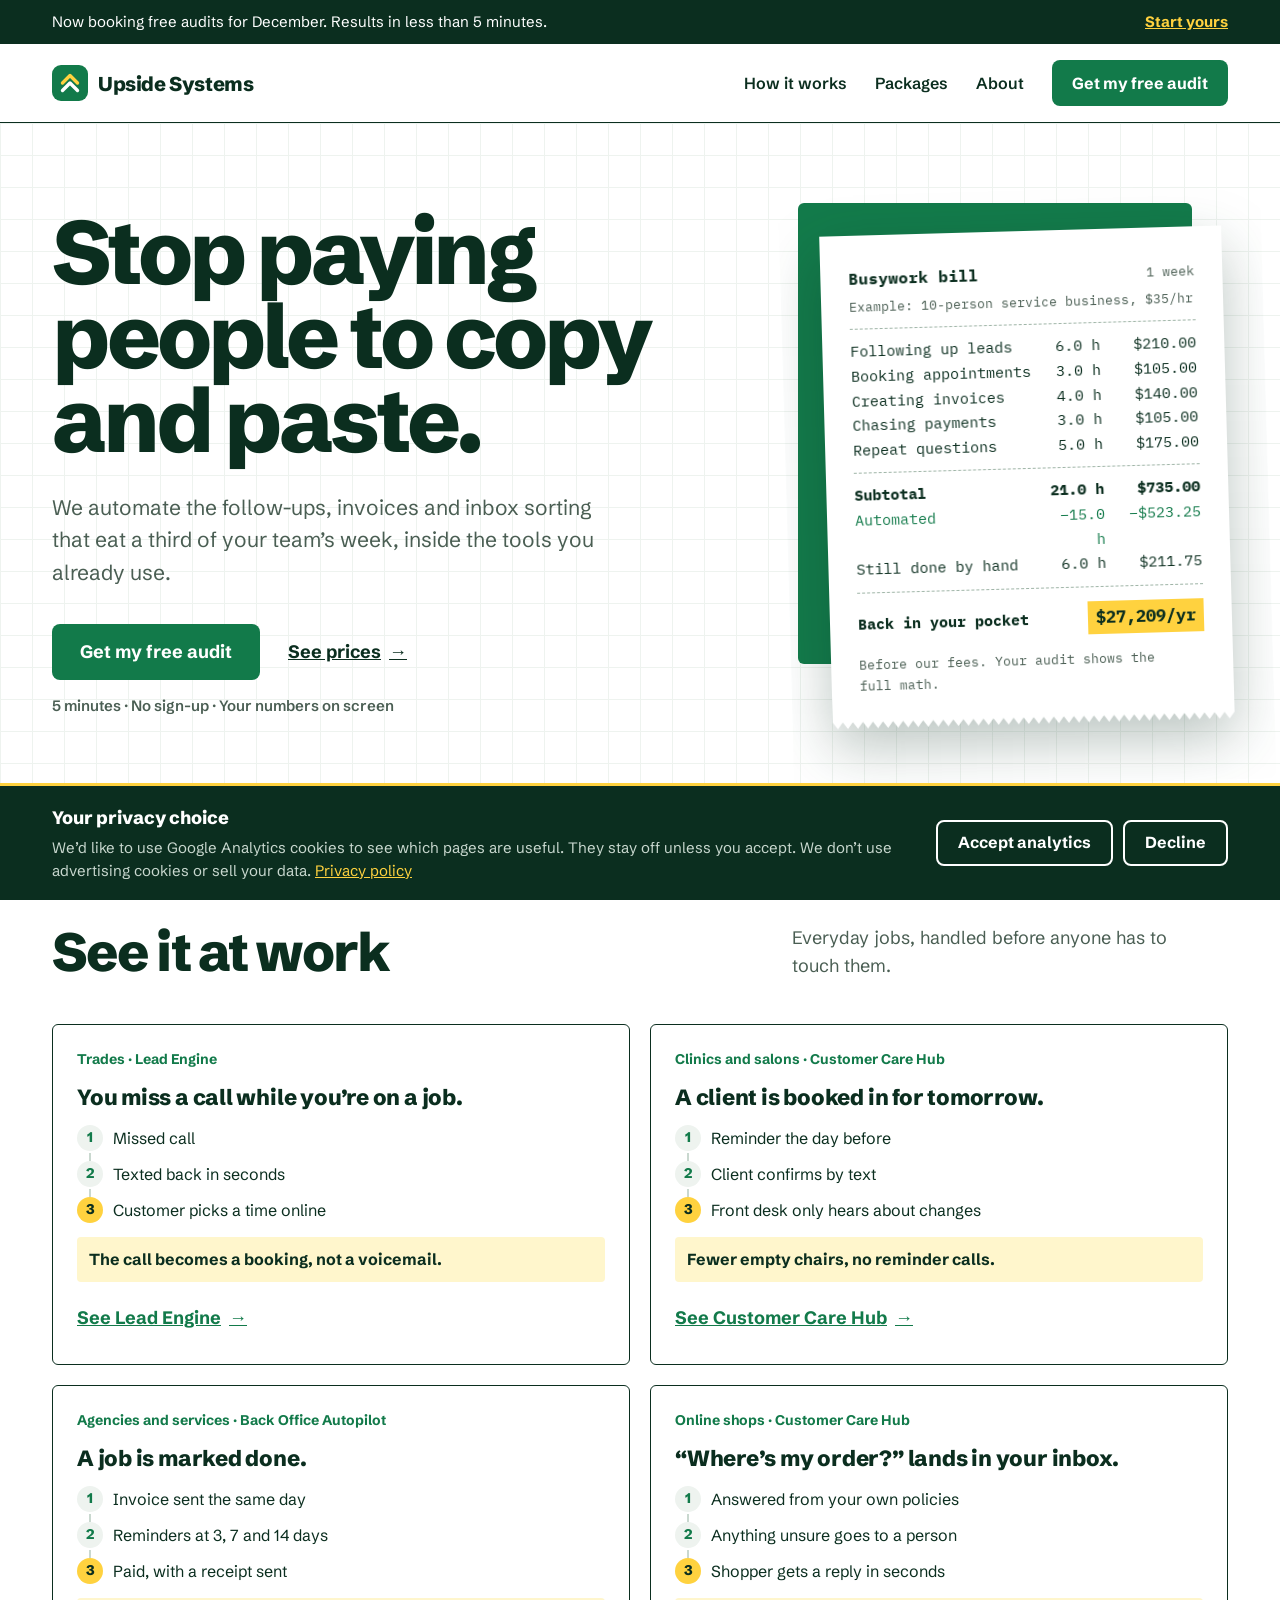
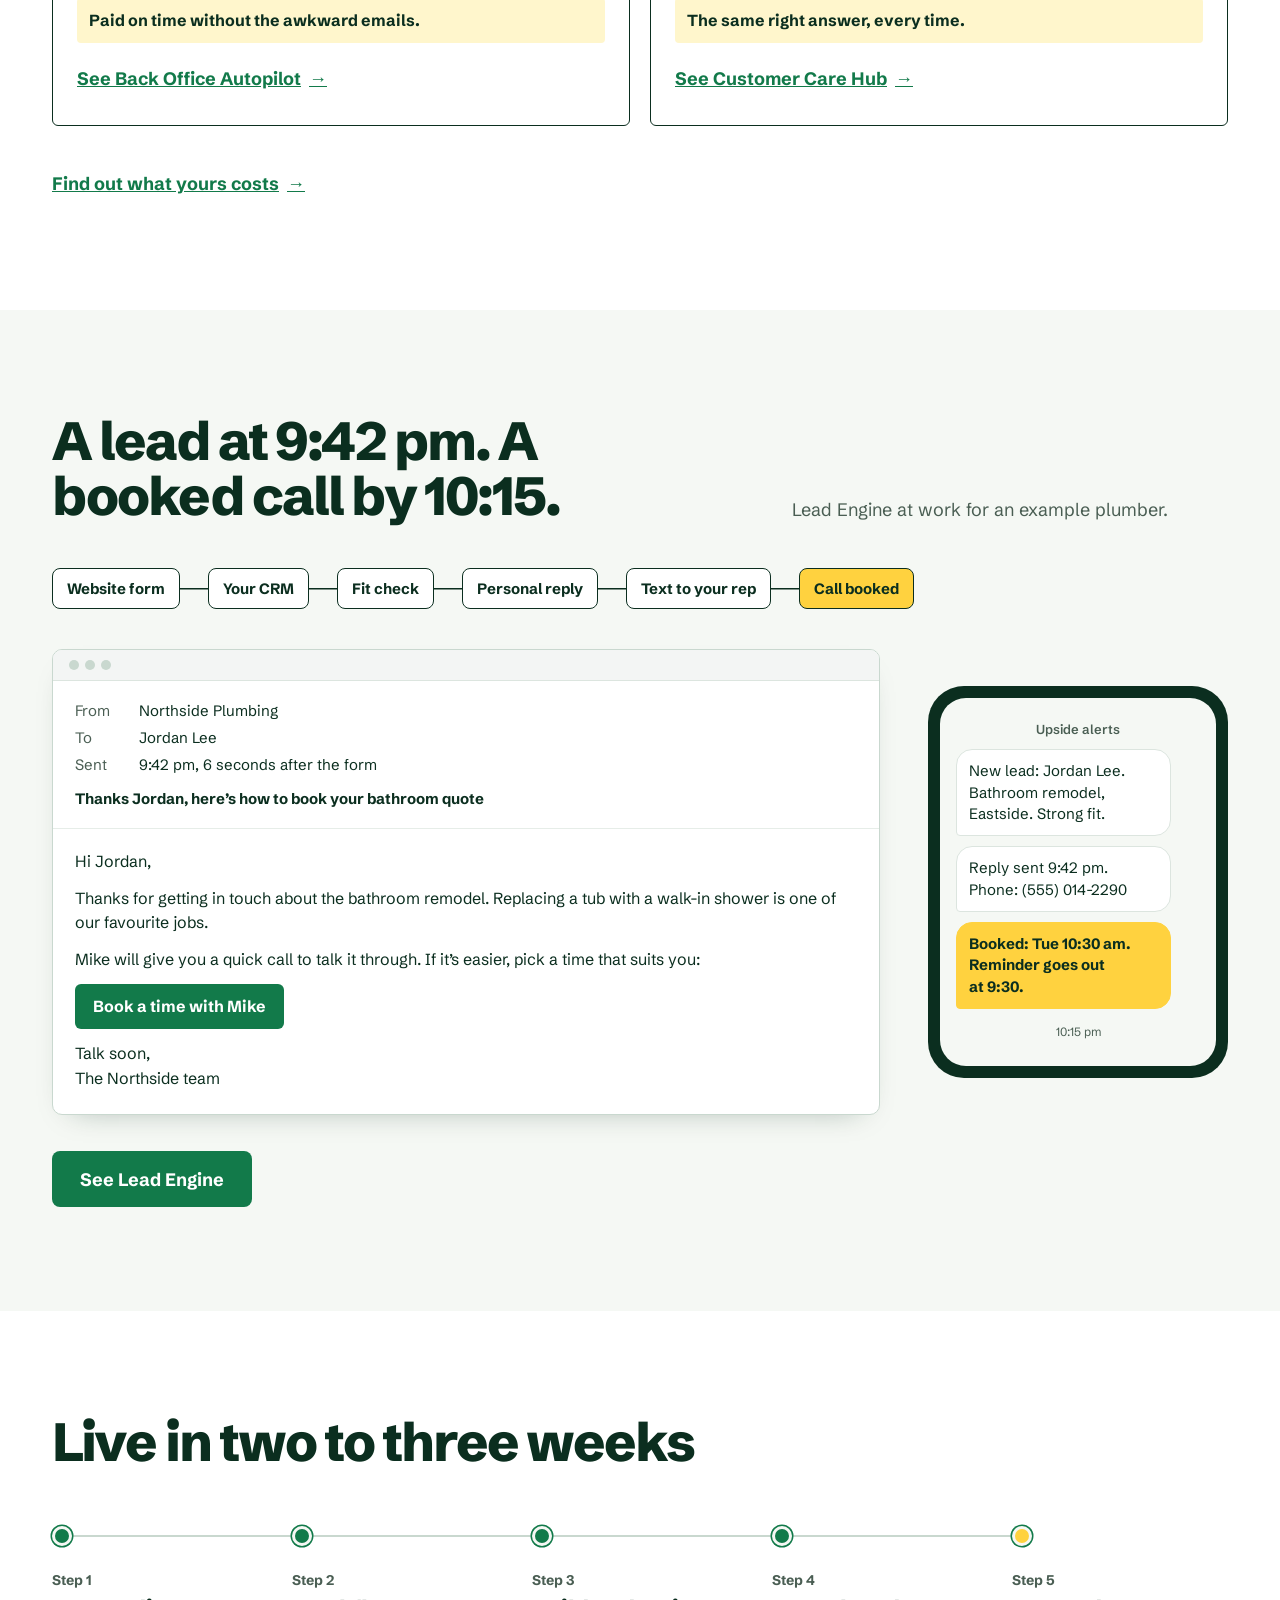
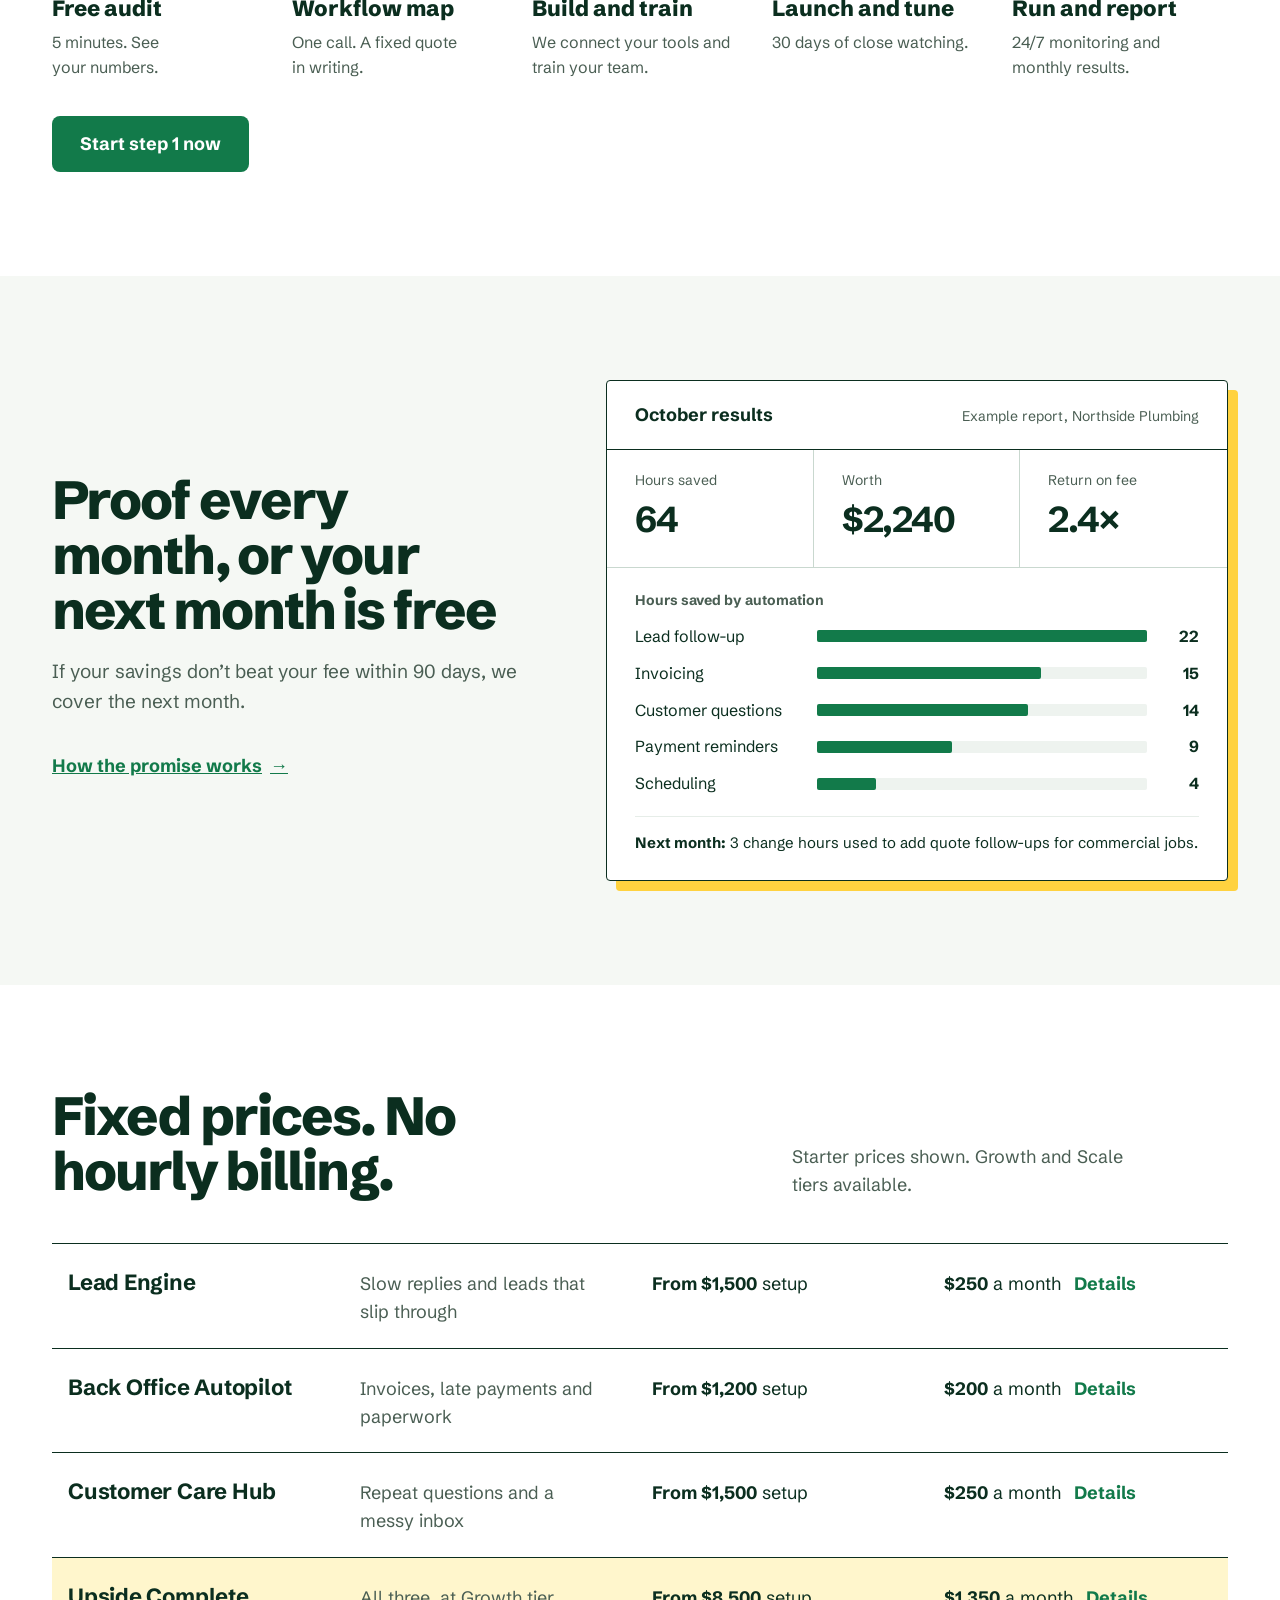
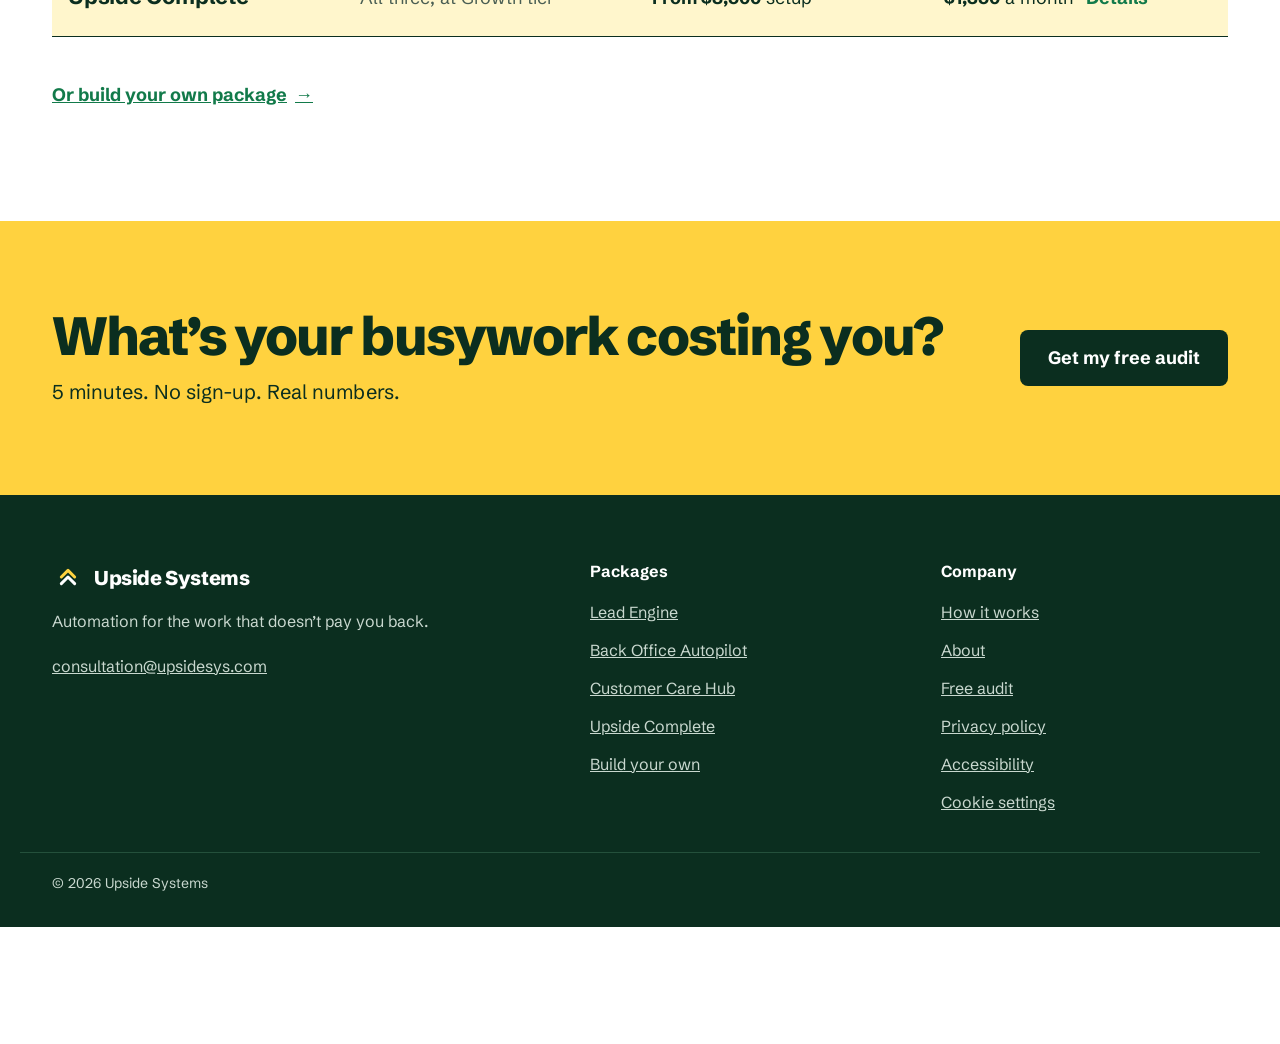
<file: index.html>
<!doctype html>
<html lang="en">
<head>
<meta charset="utf-8">
<script>
/* Analytics consent. Google Analytics is off for everyone until they choose "Accept analytics",
   and never loads for browsers sending Global Privacy Control. Until then gtag.js isn't fetched,
   so no cookies are set and nothing is sent to Google. The banner lives in assets/site.js. */
window.dataLayer = window.dataLayer || [];
function gtag(){dataLayer.push(arguments);}
gtag("consent", "default", { analytics_storage: "denied", ad_storage: "denied", ad_user_data: "denied", ad_personalization: "denied" });
// No Google signals, ad personalization or ad identifiers, whatever the Analytics account settings say
gtag("set", "allow_google_signals", false);
gtag("set", "allow_ad_personalization_signals", false);
gtag("set", "ads_data_redaction", true);
window.upsideAnalytics = function () {
  if (window.upsideAnalytics.on || navigator.globalPrivacyControl === true) return;
  window.upsideAnalytics.on = true;
  gtag("consent", "update", { analytics_storage: "granted" });
  var s = document.createElement("script");
  s.async = true; s.src = "https://www.googletagmanager.com/gtag/js?id=G-LYQRHSPG2B";
  document.head.appendChild(s);
};
try { if (localStorage.getItem("upside-consent") === "granted") window.upsideAnalytics(); } catch (e) {}
</script>
<!-- Google tag (gtag.js) -->
<!-- gtag.js itself is loaded by window.upsideAnalytics above, only after consent -->
<script>
  window.dataLayer = window.dataLayer || [];
  function gtag(){dataLayer.push(arguments);}
  gtag('js', new Date());

  gtag('config', 'G-LYQRHSPG2B');
</script>
<meta name="viewport" content="width=device-width, initial-scale=1">
<title>Upside Systems | Automation for small businesses</title>
<meta name="description" content="We automate the follow-ups, invoices and inbox sorting that eat your team’s week. Built, monitored and reported on every month.">
<meta property="og:title" content="Upside Systems | Automation for small businesses">
<meta property="og:description" content="We automate the follow-ups, invoices and inbox sorting that eat your team’s week. Built, monitored and reported on every month.">
<meta property="og:type" content="website">
<meta property="og:url" content="https://upsidesys.com/">
<link rel="canonical" href="https://upsidesys.com/">
<meta property="og:site_name" content="Upside Systems">
<meta name="twitter:card" content="summary">
<meta name="theme-color" content="#0B2E1F">
<link rel="icon" href="assets/favicon.svg" type="image/svg+xml">
<link rel="stylesheet" href="assets/fonts.css">
<link rel="stylesheet" href="assets/styles.css">
<script>if(window.matchMedia&&matchMedia("(prefers-reduced-motion: no-preference)").matches&&"IntersectionObserver" in window)document.documentElement.classList.add("motion")</script>
</head>
<body>
<a class="skip" href="#main">Skip to content</a>
<div class="topbar" role="region" aria-label="Announcement"><div class="wrap"><span>Now booking free audits for <span data-month>this month</span>. Results in less than 5 minutes.</span><a href="audit.html">Start yours</a></div></div>
<header class="site-header"><div class="wrap header-in">
<a class="brand" href="index.html" aria-label="Upside Systems home"><svg viewBox="0 0 48 48" aria-hidden="true"><rect width="48" height="48" rx="12" fill="#127A4A"/><path d="M14 34 L24 24 L34 34" fill="none" stroke="#FFFFFF" stroke-width="4.5" stroke-linecap="round" stroke-linejoin="round"/><path d="M14 24 L24 14 L34 24" fill="none" stroke="#FFD23F" stroke-width="4.5" stroke-linecap="round" stroke-linejoin="round"/></svg><span>Upside Systems</span></a>
<button class="menu-btn" type="button" aria-label="Menu" aria-expanded="false" aria-controls="site-nav"><span class="menu-icon" aria-hidden="true"><i></i><i></i><i></i></span><span class="menu-label">Menu</span></button>
<nav class="site-nav" id="site-nav" aria-label="Main">
<a href="index.html#how">How it works</a>
<a href="packages.html">Packages</a>
<a href="about.html">About</a>
<a class="btn btn-primary btn-sm" href="audit.html">Get my free audit</a>
</nav>
</div></header>
<main id="main">
<section class="hero"><div class="wrap hero-in">
<div class="hero-copy">
<h1 class="h1">Stop paying people to copy and paste.</h1>
<p class="lede">We automate the follow-ups, invoices and inbox sorting that eat a third of your team’s week, inside the tools you already use.</p>
<div class="hero-actions"><a class="btn btn-primary" href="audit.html">Get my free audit</a><a class="link-strong" href="packages.html">See prices</a></div>
<p class="cta-note">5 minutes · No sign-up · Your numbers on screen</p>
</div>
<div class="receipt-wrap"><div class="receipt-tilt">
<div class="receipt" role="img" aria-label="Example busywork bill: 21 hours a week costing $735, with 15 hours handled by automation, saving $27,209 a year before fees.">
<div class="receipt-head"><strong>Busywork bill</strong><small>1 week</small></div>
<small>Example: 10-person service business, $35/hr</small>
<div class="receipt-block">
<div class="rl "><span>Following up leads</span><span>6.0 h</span><span>$210.00</span></div>
<div class="rl "><span>Booking appointments</span><span>3.0 h</span><span>$105.00</span></div>
<div class="rl "><span>Creating invoices</span><span>4.0 h</span><span>$140.00</span></div>
<div class="rl "><span>Chasing payments</span><span>3.0 h</span><span>$105.00</span></div>
<div class="rl "><span>Repeat questions</span><span>5.0 h</span><span>$175.00</span></div>
</div>
<div class="receipt-block">
<div class="rl bold"><span>Subtotal</span><span>21.0 h</span><span>$735.00</span></div>
<div class="rl green"><span>Automated</span><span>−15.0 h</span><span>−$523.25</span></div>
<div class="rl "><span>Still done by hand</span><span>6.0 h</span><span>$211.75</span></div>
</div>
<div class="receipt-block receipt-total"><strong>Back in your pocket</strong><strong>$27,209/yr</strong></div>
<div class="receipt-note">Before our fees. Your audit shows the full math.</div>
</div>
<svg class="receipt-edge" viewBox="0 0 100 7" preserveAspectRatio="none" aria-hidden="true"><path d="M0 0 H100 V3 L98.75 7 L97.50 3 L96.25 7 L95.00 3 L93.75 7 L92.50 3 L91.25 7 L90.00 3 L88.75 7 L87.50 3 L86.25 7 L85.00 3 L83.75 7 L82.50 3 L81.25 7 L80.00 3 L78.75 7 L77.50 3 L76.25 7 L75.00 3 L73.75 7 L72.50 3 L71.25 7 L70.00 3 L68.75 7 L67.50 3 L66.25 7 L65.00 3 L63.75 7 L62.50 3 L61.25 7 L60.00 3 L58.75 7 L57.50 3 L56.25 7 L55.00 3 L53.75 7 L52.50 3 L51.25 7 L50.00 3 L48.75 7 L47.50 3 L46.25 7 L45.00 3 L43.75 7 L42.50 3 L41.25 7 L40.00 3 L38.75 7 L37.50 3 L36.25 7 L35.00 3 L33.75 7 L32.50 3 L31.25 7 L30.00 3 L28.75 7 L27.50 3 L26.25 7 L25.00 3 L23.75 7 L22.50 3 L21.25 7 L20.00 3 L18.75 7 L17.50 3 L16.25 7 L15.00 3 L13.75 7 L12.50 3 L11.25 7 L10.00 3 L8.75 7 L7.50 3 L6.25 7 L5.00 3 L3.75 7 L2.50 3 L1.25 7 L0.00 3 Z" fill="#FFFFFF"/></svg>
</div></div>
</div></section>

<section class="wrap section" aria-labelledby="h-uses">
<div class="head-row"><h2 class="h2" id="h-uses">See it at work</h2><p>Everyday jobs, handled before anyone has to touch them.</p></div>
<ul class="uses"><li class="use"><p class="use-tag">Trades · Lead Engine</p><h3>You miss a call while you’re on a job.</h3><ol class="use-steps"><li>Missed call</li><li>Texted back in seconds</li><li>Customer picks a time online</li></ol><p class="use-result">The call becomes a booking, not a voicemail.</p><a class="link-strong" href="packages.html#lead">See Lead Engine</a></li><li class="use"><p class="use-tag">Clinics and salons · Customer Care Hub</p><h3>A client is booked in for tomorrow.</h3><ol class="use-steps"><li>Reminder the day before</li><li>Client confirms by text</li><li>Front desk only hears about changes</li></ol><p class="use-result">Fewer empty chairs, no reminder calls.</p><a class="link-strong" href="packages.html#care">See Customer Care Hub</a></li><li class="use"><p class="use-tag">Agencies and services · Back Office Autopilot</p><h3>A job is marked done.</h3><ol class="use-steps"><li>Invoice sent the same day</li><li>Reminders at 3, 7 and 14 days</li><li>Paid, with a receipt sent</li></ol><p class="use-result">Paid on time without the awkward emails.</p><a class="link-strong" href="packages.html#office">See Back Office Autopilot</a></li><li class="use"><p class="use-tag">Online shops · Customer Care Hub</p><h3>“Where’s my order?” lands in your inbox.</h3><ol class="use-steps"><li>Answered from your own policies</li><li>Anything unsure goes to a person</li><li>Shopper gets a reply in seconds</li></ol><p class="use-result">The same right answer, every time.</p><a class="link-strong" href="packages.html#care">See Customer Care Hub</a></li></ul>
<p class="after-cta"><a class="link-strong" href="audit.html">Find out what yours costs</a></p>
</section>

<section class="bg-mist"><div class="wrap section">
<div class="head-row"><h2 class="h2">A lead at 9:42 pm. A booked call by 10:15.</h2><p>Lead Engine at work for an example plumber.</p></div>
<div class="flow" aria-label="Automation steps: website form, your CRM, fit check, personal reply, text to your rep, call booked"><div class="flow-node"><span>Website form</span></div><div class="flow-node"><span>Your CRM</span></div><div class="flow-node"><span>Fit check</span></div><div class="flow-node"><span>Personal reply</span></div><div class="flow-node"><span>Text to your rep</span></div><div class="flow-node"><span>Call booked</span></div></div>
<div class="demo">
<div class="email" role="img" aria-label="Example email the lead receives six seconds after filling in the form">
<div class="email-bar" aria-hidden="true"><span></span><span></span><span></span></div>
<div class="email-meta"><div><b>From</b>Northside Plumbing</div><div><b>To</b>Jordan Lee</div><div><b>Sent</b>9:42 pm, 6 seconds after the form</div><div class="subject">Thanks Jordan, here’s how to book your bathroom quote</div></div>
<div class="email-body"><p>Hi Jordan,</p><p>Thanks for getting in touch about the bathroom remodel. Replacing a tub with a walk-in shower is one of our favourite jobs.</p><p>Mike will give you a quick call to talk it through. If it’s easier, pick a time that suits you:</p><span class="fake-btn">Book a time with Mike</span><p>Talk soon,<br>The Northside team</p></div>
</div>
<div class="phone" role="img" aria-label="Example text alerts sent to the sales rep">
<div class="phone-screen">
<div class="phone-title">Upside alerts</div>
<div class="bubble">New lead: Jordan Lee. Bathroom remodel, Eastside. Strong fit.</div>
<div class="bubble">Reply sent 9:42 pm. Phone: (555) 014-2290</div>
<div class="bubble hot">Booked: Tue 10:30 am. Reminder goes out at 9:30.</div>
<div class="phone-time">10:15 pm</div>
</div></div>
</div>
<p class="after-cta"><a class="btn btn-primary" href="packages.html#lead">See Lead Engine</a></p>
</div></section>

<section class="wrap section" id="how">
<h2 class="h2">Live in two to three weeks</h2>
<ol class="timeline"><li><span class="dot" aria-hidden="true"></span><span class="step-n">Step 1</span><h3 class="h3">Free audit</h3><p>5 minutes. See your numbers.</p></li><li><span class="dot" aria-hidden="true"></span><span class="step-n">Step 2</span><h3 class="h3">Workflow map</h3><p>One call. A fixed quote in writing.</p></li><li><span class="dot" aria-hidden="true"></span><span class="step-n">Step 3</span><h3 class="h3">Build and train</h3><p>We connect your tools and train your team.</p></li><li><span class="dot" aria-hidden="true"></span><span class="step-n">Step 4</span><h3 class="h3">Launch and tune</h3><p>30 days of close watching.</p></li><li><span class="dot" aria-hidden="true"></span><span class="step-n">Step 5</span><h3 class="h3">Run and report</h3><p>24/7 monitoring and monthly results.</p></li></ol>
<p class="after-cta"><a class="btn btn-primary" href="audit.html">Start step 1 now</a></p>
</section>

<section class="bg-mist"><div class="wrap section split">
<div class="copy">
<h2 class="h2" style="margin-bottom:20px">Proof every month, or your next month is free</h2>
<p class="muted" style="margin:0 0 28px;font-size:19px">If your savings don’t beat your fee within 90 days, we cover the next month.</p>
<a class="link-strong" href="packages.html#promise">How the promise works</a>
</div>
<div class="report" role="img" aria-label="Example monthly results report: 64 hours saved, worth $2,240, a 2.4 times return on the monthly fee.">
<div class="report-head"><strong>October results</strong><span class="muted" style="font-size:14px">Example report, Northside Plumbing</span></div>
<div class="report-stats"><div><small>Hours saved</small><strong>64</strong></div><div><small>Worth</small><strong>$2,240</strong></div><div><small>Return on fee</small><strong>2.4×</strong></div></div>
<div class="report-bars"><div class="muted" style="font-size:14px;font-weight:700">Hours saved by automation</div><div class="rbar"><span>Lead follow-up</span><i><b style="width:100%"></b></i><span>22</span></div><div class="rbar"><span>Invoicing</span><i><b style="width:68%"></b></i><span>15</span></div><div class="rbar"><span>Customer questions</span><i><b style="width:64%"></b></i><span>14</span></div><div class="rbar"><span>Payment reminders</span><i><b style="width:41%"></b></i><span>9</span></div><div class="rbar"><span>Scheduling</span><i><b style="width:18%"></b></i><span>4</span></div>
<p class="report-next"><strong>Next month:</strong> 3 change hours used to add quote follow-ups for commercial jobs.</p></div>
</div>
</div></section>

<section class="wrap section">
<div class="head-row"><h2 class="h2">Fixed prices. No hourly billing.</h2><p>Starter prices shown. Growth and Scale tiers available.</p></div>
<div class="price-rows"><a class="price-row" href="packages.html#lead"><strong class="name">Lead Engine</strong><span class="what">Slow replies and leads that slip through</span><span><strong>From $1,500</strong> setup</span><span><strong>$250</strong> a month <span class="go">Details</span></span></a><a class="price-row" href="packages.html#office"><strong class="name">Back Office Autopilot</strong><span class="what">Invoices, late payments and paperwork</span><span><strong>From $1,200</strong> setup</span><span><strong>$200</strong> a month <span class="go">Details</span></span></a><a class="price-row" href="packages.html#care"><strong class="name">Customer Care Hub</strong><span class="what">Repeat questions and a messy inbox</span><span><strong>From $1,500</strong> setup</span><span><strong>$250</strong> a month <span class="go">Details</span></span></a><a class="price-row highlight" href="packages.html#complete"><strong class="name">Upside Complete</strong><span class="what">All three, at Growth tier</span><span><strong>From $8,500</strong> setup</span><span><strong>$1,350</strong> a month <span class="go">Details</span></span></a></div>
<p class="after-cta"><a class="link-strong" href="packages.html#custom">Or build your own package</a></p>
</section>

<section class="bg-yellow"><div class="wrap cta-in"><div><h2 class="h2">What’s your busywork costing you?</h2><p>5 minutes. No sign-up. Real numbers.</p></div><a class="btn btn-dark" href="audit.html">Get my free audit</a></div></section>
</main>
<footer class="site-footer">
<div class="wrap footer-in">
<div class="footer-brand">
<a class="brand" href="index.html"><svg viewBox="0 0 48 48" aria-hidden="true"><path d="M14 34 L24 24 L34 34" fill="none" stroke="#FFFFFF" stroke-width="4.5" stroke-linecap="round" stroke-linejoin="round"/><path d="M14 24 L24 14 L34 24" fill="none" stroke="#FFD23F" stroke-width="4.5" stroke-linecap="round" stroke-linejoin="round"/></svg><span>Upside Systems</span></a>
<span>Automation for the work that doesn’t pay you back.</span>
<a href="mailto:consultation@upsidesys.com">consultation@upsidesys.com</a>
</div>
<nav class="footer-col" aria-label="Packages">
<strong>Packages</strong>
<a href="packages.html#lead">Lead Engine</a>
<a href="packages.html#office">Back Office Autopilot</a>
<a href="packages.html#care">Customer Care Hub</a>
<a href="packages.html#complete">Upside Complete</a>
<a href="packages.html#custom">Build your own</a>
</nav>
<nav class="footer-col" aria-label="Company">
<strong>Company</strong>
<a href="index.html#how">How it works</a>
<a href="about.html">About</a>
<a href="audit.html">Free audit</a>
<a href="privacy.html">Privacy policy</a>
<a href="accessibility.html">Accessibility</a>
<button class="footer-link" type="button" data-cookie-settings>Cookie settings</button>
</nav>
</div>
<div class="wrap footer-base">© <span data-year>2026</span> Upside Systems</div>
</footer>
<script src="assets/site.js" defer></script>
</body>
</html>
</file>
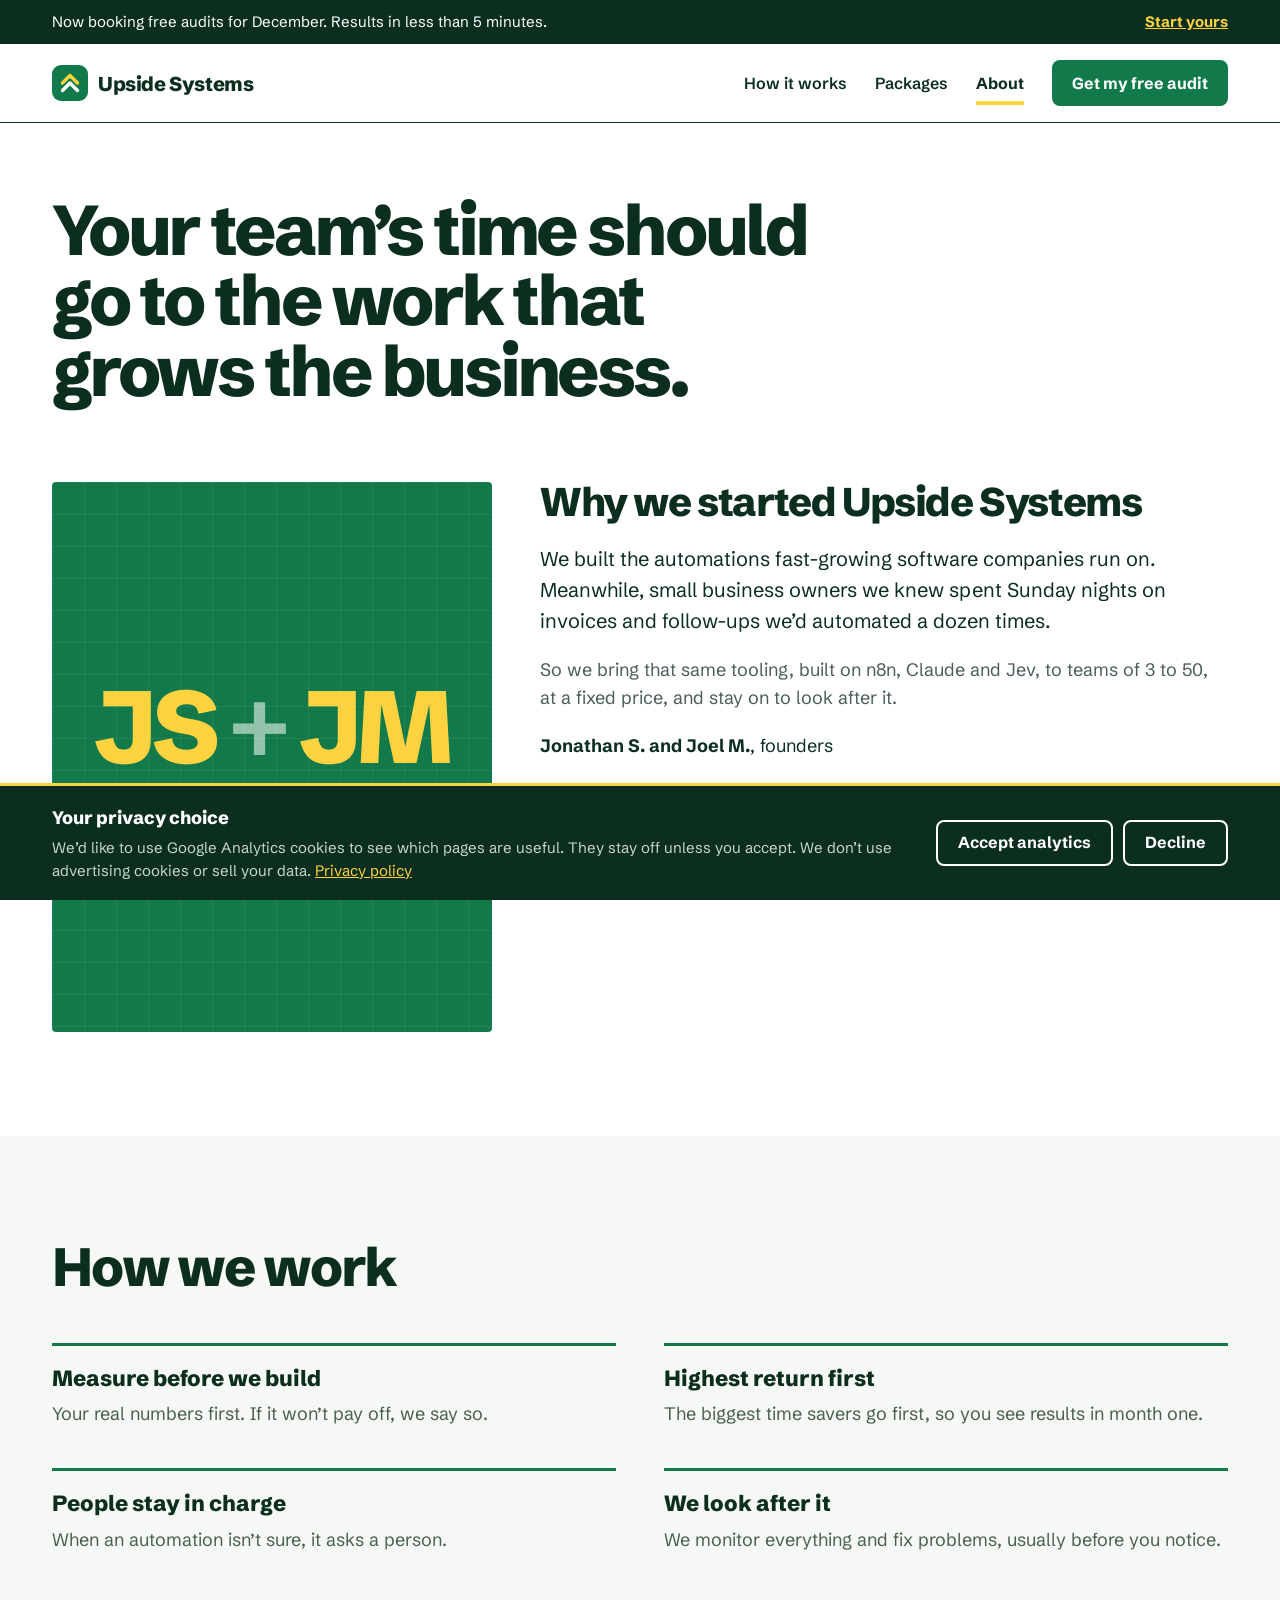
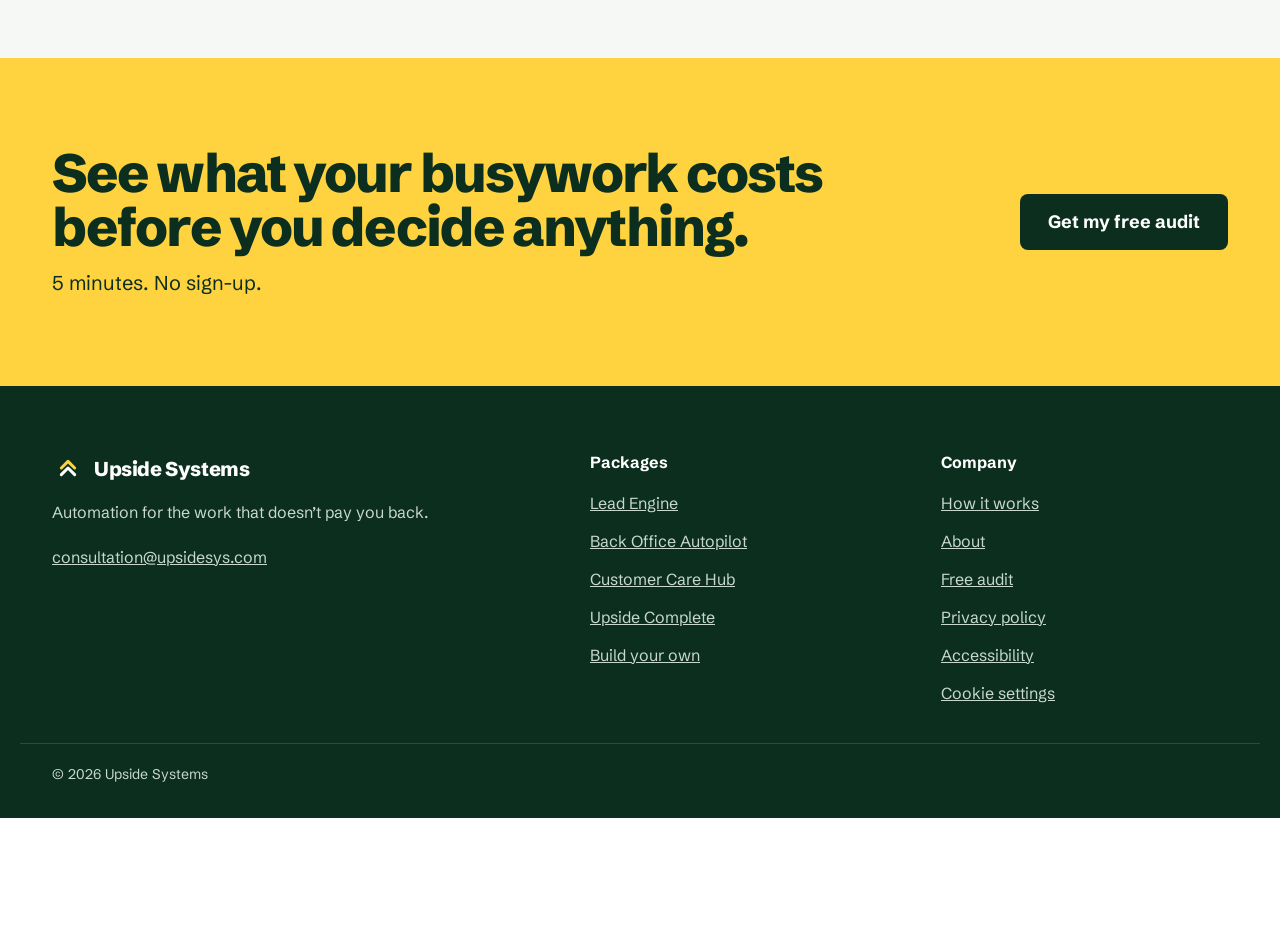
<file: about.html>
<!doctype html>
<html lang="en">
<head>
<meta charset="utf-8">
<script>
/* Analytics consent. Google Analytics is off for everyone until they choose "Accept analytics",
   and never loads for browsers sending Global Privacy Control. Until then gtag.js isn't fetched,
   so no cookies are set and nothing is sent to Google. The banner lives in assets/site.js. */
window.dataLayer = window.dataLayer || [];
function gtag(){dataLayer.push(arguments);}
gtag("consent", "default", { analytics_storage: "denied", ad_storage: "denied", ad_user_data: "denied", ad_personalization: "denied" });
// No Google signals, ad personalization or ad identifiers, whatever the Analytics account settings say
gtag("set", "allow_google_signals", false);
gtag("set", "allow_ad_personalization_signals", false);
gtag("set", "ads_data_redaction", true);
window.upsideAnalytics = function () {
  if (window.upsideAnalytics.on || navigator.globalPrivacyControl === true) return;
  window.upsideAnalytics.on = true;
  gtag("consent", "update", { analytics_storage: "granted" });
  var s = document.createElement("script");
  s.async = true; s.src = "https://www.googletagmanager.com/gtag/js?id=G-LYQRHSPG2B";
  document.head.appendChild(s);
};
try { if (localStorage.getItem("upside-consent") === "granted") window.upsideAnalytics(); } catch (e) {}
</script>
<!-- Google tag (gtag.js) -->
<!-- gtag.js itself is loaded by window.upsideAnalytics above, only after consent -->
<script>
  window.dataLayer = window.dataLayer || [];
  function gtag(){dataLayer.push(arguments);}
  gtag('js', new Date());

  gtag('config', 'G-LYQRHSPG2B');
</script>
<meta name="viewport" content="width=device-width, initial-scale=1">
<title>About | Upside Systems</title>
<meta name="description" content="Why Upside Systems exists, how we work, and what we build with.">
<meta property="og:title" content="About | Upside Systems">
<meta property="og:description" content="Why Upside Systems exists, how we work, and what we build with.">
<meta property="og:type" content="website">
<meta property="og:url" content="https://upsidesys.com/about.html">
<link rel="canonical" href="https://upsidesys.com/about.html">
<meta property="og:site_name" content="Upside Systems">
<meta name="twitter:card" content="summary">
<meta name="theme-color" content="#0B2E1F">
<link rel="icon" href="assets/favicon.svg" type="image/svg+xml">
<link rel="stylesheet" href="assets/fonts.css">
<link rel="stylesheet" href="assets/styles.css">
<script>if(window.matchMedia&&matchMedia("(prefers-reduced-motion: no-preference)").matches&&"IntersectionObserver" in window)document.documentElement.classList.add("motion")</script>
</head>
<body>
<a class="skip" href="#main">Skip to content</a>
<div class="topbar" role="region" aria-label="Announcement"><div class="wrap"><span>Now booking free audits for <span data-month>this month</span>. Results in less than 5 minutes.</span><a href="audit.html">Start yours</a></div></div>
<header class="site-header"><div class="wrap header-in">
<a class="brand" href="index.html" aria-label="Upside Systems home"><svg viewBox="0 0 48 48" aria-hidden="true"><rect width="48" height="48" rx="12" fill="#127A4A"/><path d="M14 34 L24 24 L34 34" fill="none" stroke="#FFFFFF" stroke-width="4.5" stroke-linecap="round" stroke-linejoin="round"/><path d="M14 24 L24 14 L34 24" fill="none" stroke="#FFD23F" stroke-width="4.5" stroke-linecap="round" stroke-linejoin="round"/></svg><span>Upside Systems</span></a>
<button class="menu-btn" type="button" aria-label="Menu" aria-expanded="false" aria-controls="site-nav"><span class="menu-icon" aria-hidden="true"><i></i><i></i><i></i></span><span class="menu-label">Menu</span></button>
<nav class="site-nav" id="site-nav" aria-label="Main">
<a href="index.html#how">How it works</a>
<a href="packages.html">Packages</a>
<a href="about.html" aria-current="page">About</a>
<a class="btn btn-primary btn-sm" href="audit.html">Get my free audit</a>
</nav>
</div></header>
<main id="main">
<section class="wrap page-hero"><h1 class="h1" style="max-width:900px">Your team’s time should go to the work that grows the business.</h1></section>
<section class="wrap" style="padding-bottom:104px"><div class="story">
<div class="ph monogram" role="img" aria-label="Jonathan S. and Joel M., founders of Upside Systems"><span>JS<em>+</em>JM</span><small>Jonathan S. and Joel M.<br>Founders, Upside Systems</small></div>
<div class="copy">
<h2 class="h2" style="font-size:clamp(30px,3.4vw,40px)">Why we started Upside Systems</h2>
<p style="font-size:20px">We built the automations fast-growing software companies run on. Meanwhile, small business owners we knew spent Sunday nights on invoices and follow-ups we’d automated a dozen times.</p>
<p class="muted">So we bring that same tooling, built on n8n, Claude and Jev, to teams of 3 to 50, at a fixed price, and stay on to look after it.</p>
<p><strong>Jonathan S. and Joel M.</strong>, founders</p>
</div></div></section>
<section class="bg-mist"><div class="wrap section">
<h2 class="h2">How we work</h2>
<div class="principles"><div><h3 class="h3">Measure before we build</h3><p>Your real numbers first. If it won’t pay off, we say so.</p></div><div><h3 class="h3">Highest return first</h3><p>The biggest time savers go first, so you see results in month one.</p></div><div><h3 class="h3">People stay in charge</h3><p>When an automation isn’t sure, it asks a person.</p></div><div><h3 class="h3">We look after it</h3><p>We monitor everything and fix problems, usually before you notice.</p></div></div>
</div></section>
<section class="bg-yellow"><div class="wrap cta-in"><div><h2 class="h2">See what your busywork costs before you decide anything.</h2><p>5 minutes. No sign-up.</p></div><a class="btn btn-dark" href="audit.html">Get my free audit</a></div></section>
</main>
<footer class="site-footer">
<div class="wrap footer-in">
<div class="footer-brand">
<a class="brand" href="index.html"><svg viewBox="0 0 48 48" aria-hidden="true"><path d="M14 34 L24 24 L34 34" fill="none" stroke="#FFFFFF" stroke-width="4.5" stroke-linecap="round" stroke-linejoin="round"/><path d="M14 24 L24 14 L34 24" fill="none" stroke="#FFD23F" stroke-width="4.5" stroke-linecap="round" stroke-linejoin="round"/></svg><span>Upside Systems</span></a>
<span>Automation for the work that doesn’t pay you back.</span>
<a href="mailto:consultation@upsidesys.com">consultation@upsidesys.com</a>
</div>
<nav class="footer-col" aria-label="Packages">
<strong>Packages</strong>
<a href="packages.html#lead">Lead Engine</a>
<a href="packages.html#office">Back Office Autopilot</a>
<a href="packages.html#care">Customer Care Hub</a>
<a href="packages.html#complete">Upside Complete</a>
<a href="packages.html#custom">Build your own</a>
</nav>
<nav class="footer-col" aria-label="Company">
<strong>Company</strong>
<a href="index.html#how">How it works</a>
<a href="about.html">About</a>
<a href="audit.html">Free audit</a>
<a href="privacy.html">Privacy policy</a>
<a href="accessibility.html">Accessibility</a>
<button class="footer-link" type="button" data-cookie-settings>Cookie settings</button>
</nav>
</div>
<div class="wrap footer-base">© <span data-year>2026</span> Upside Systems</div>
</footer>
<script src="assets/site.js" defer></script>
</body>
</html>
</file>
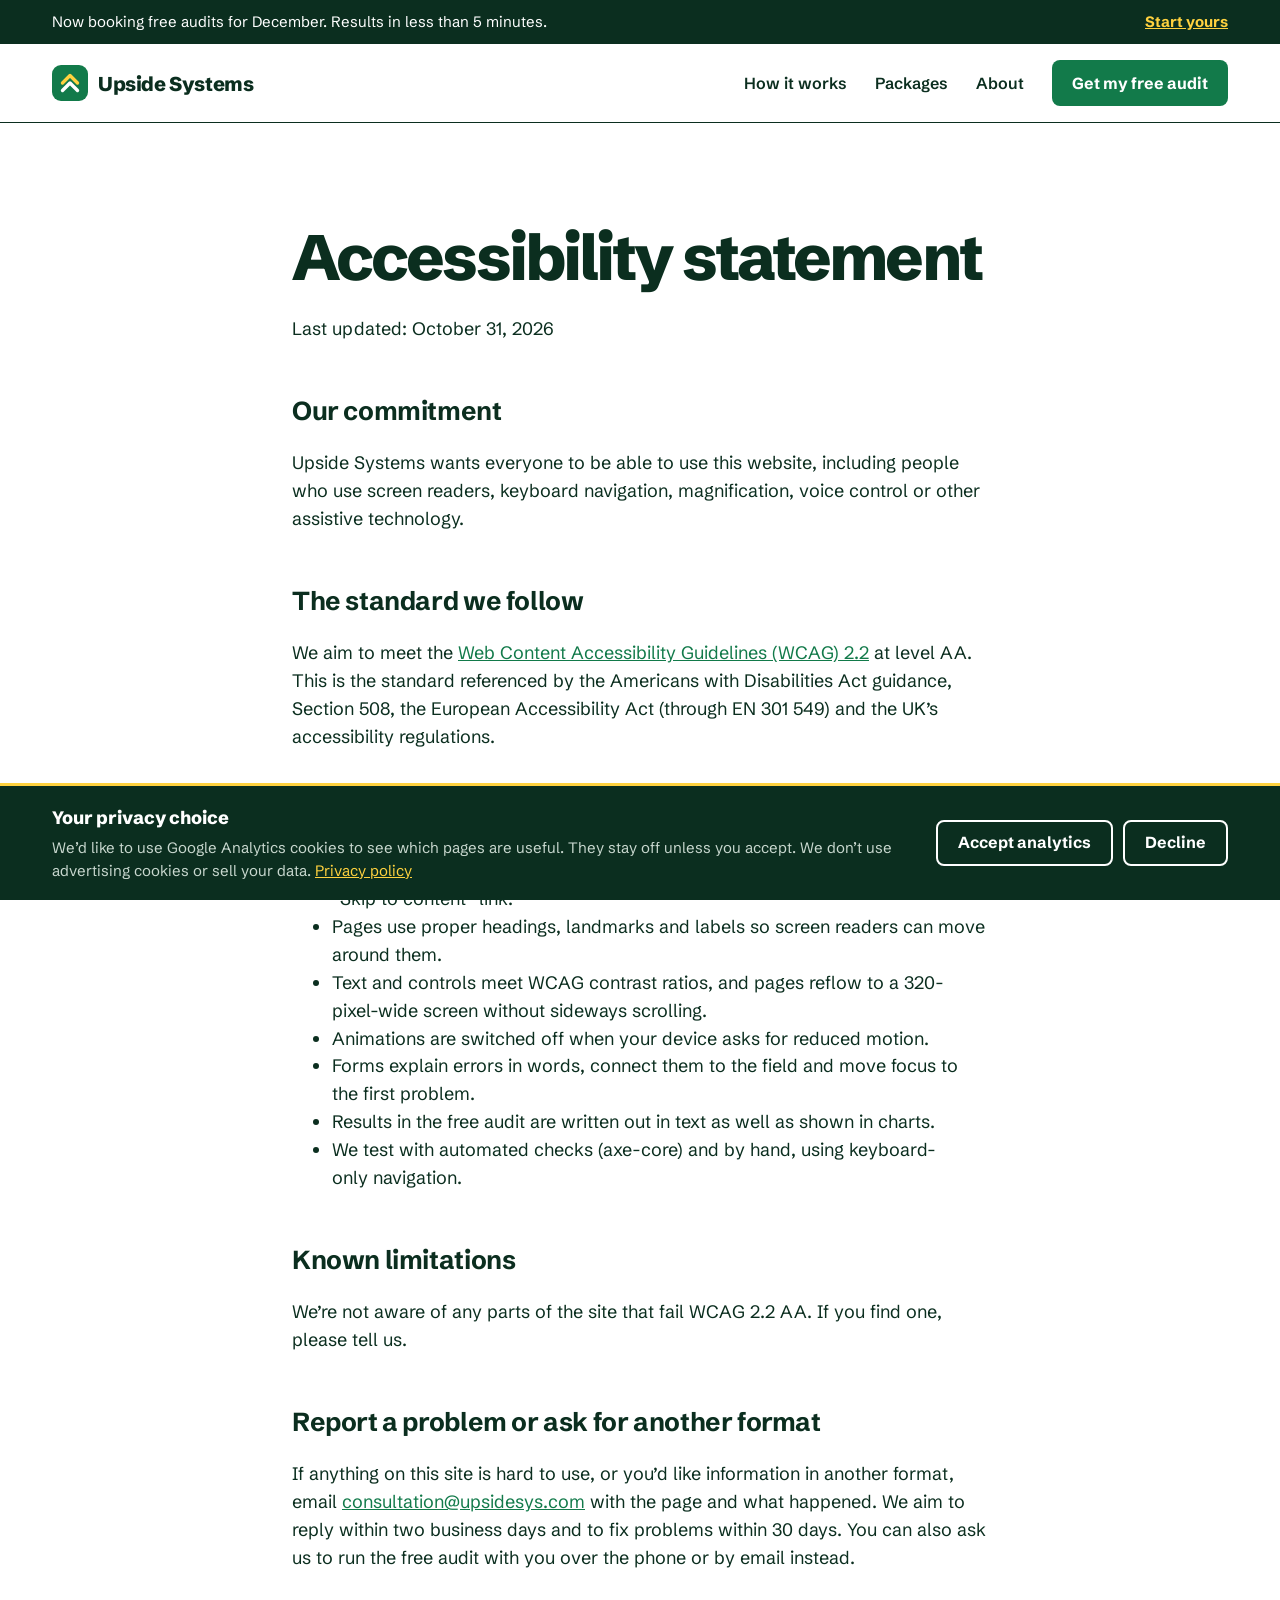
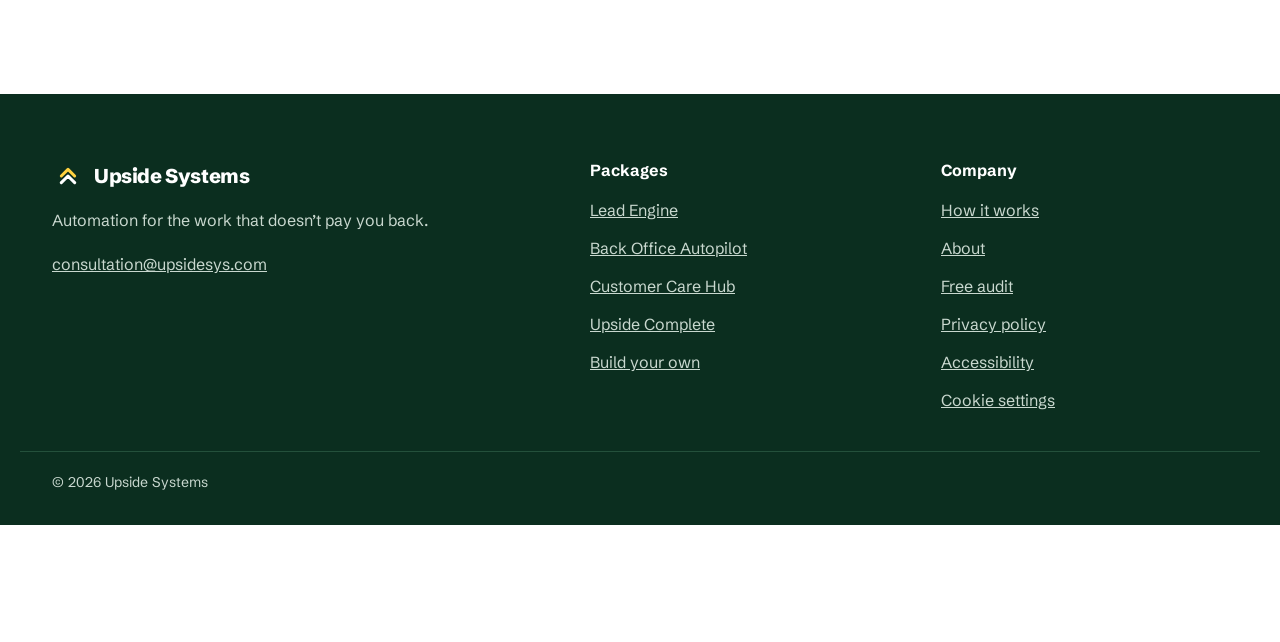
<file: accessibility.html>
<!doctype html>
<html lang="en">
<head>
<meta charset="utf-8">
<script>
/* Analytics consent. Google Analytics is off for everyone until they choose "Accept analytics",
   and never loads for browsers sending Global Privacy Control. Until then gtag.js isn't fetched,
   so no cookies are set and nothing is sent to Google. The banner lives in assets/site.js. */
window.dataLayer = window.dataLayer || [];
function gtag(){dataLayer.push(arguments);}
gtag("consent", "default", { analytics_storage: "denied", ad_storage: "denied", ad_user_data: "denied", ad_personalization: "denied" });
// No Google signals, ad personalization or ad identifiers, whatever the Analytics account settings say
gtag("set", "allow_google_signals", false);
gtag("set", "allow_ad_personalization_signals", false);
gtag("set", "ads_data_redaction", true);
window.upsideAnalytics = function () {
  if (window.upsideAnalytics.on || navigator.globalPrivacyControl === true) return;
  window.upsideAnalytics.on = true;
  gtag("consent", "update", { analytics_storage: "granted" });
  var s = document.createElement("script");
  s.async = true; s.src = "https://www.googletagmanager.com/gtag/js?id=G-LYQRHSPG2B";
  document.head.appendChild(s);
};
try { if (localStorage.getItem("upside-consent") === "granted") window.upsideAnalytics(); } catch (e) {}
</script>
<!-- Google tag (gtag.js) -->
<!-- gtag.js itself is loaded by window.upsideAnalytics above, only after consent -->
<script>
  window.dataLayer = window.dataLayer || [];
  function gtag(){dataLayer.push(arguments);}
  gtag('js', new Date());

  gtag('config', 'G-LYQRHSPG2B');
</script>
<meta name="viewport" content="width=device-width, initial-scale=1">
<title>Accessibility statement | Upside Systems</title>
<meta name="description" content="How Upside Systems makes this website accessible, the standard we follow and how to report a problem.">
<meta property="og:title" content="Accessibility statement | Upside Systems">
<meta property="og:description" content="How Upside Systems makes this website accessible, the standard we follow and how to report a problem.">
<meta property="og:type" content="website">
<meta property="og:url" content="https://upsidesys.com/accessibility.html">
<link rel="canonical" href="https://upsidesys.com/accessibility.html">
<meta property="og:site_name" content="Upside Systems">
<meta name="twitter:card" content="summary">
<meta name="theme-color" content="#0B2E1F">
<link rel="icon" href="assets/favicon.svg" type="image/svg+xml">
<link rel="stylesheet" href="assets/fonts.css">
<link rel="stylesheet" href="assets/styles.css">
<script>if(window.matchMedia&&matchMedia("(prefers-reduced-motion: no-preference)").matches&&"IntersectionObserver" in window)document.documentElement.classList.add("motion")</script>
</head>
<body>
<a class="skip" href="#main">Skip to content</a>
<div class="topbar" role="region" aria-label="Announcement"><div class="wrap"><span>Now booking free audits for <span data-month>this month</span>. Results in less than 5 minutes.</span><a href="audit.html">Start yours</a></div></div>
<header class="site-header"><div class="wrap header-in">
<a class="brand" href="index.html" aria-label="Upside Systems home"><svg viewBox="0 0 48 48" aria-hidden="true"><rect width="48" height="48" rx="12" fill="#127A4A"/><path d="M14 34 L24 24 L34 34" fill="none" stroke="#FFFFFF" stroke-width="4.5" stroke-linecap="round" stroke-linejoin="round"/><path d="M14 24 L24 14 L34 24" fill="none" stroke="#FFD23F" stroke-width="4.5" stroke-linecap="round" stroke-linejoin="round"/></svg><span>Upside Systems</span></a>
<button class="menu-btn" type="button" aria-label="Menu" aria-expanded="false" aria-controls="site-nav"><span class="menu-icon" aria-hidden="true"><i></i><i></i><i></i></span><span class="menu-label">Menu</span></button>
<nav class="site-nav" id="site-nav" aria-label="Main">
<a href="index.html#how">How it works</a>
<a href="packages.html">Packages</a>
<a href="about.html">About</a>
<a class="btn btn-primary btn-sm" href="audit.html">Get my free audit</a>
</nav>
</div></header>
<main id="main"><section class="wrap section prose">
<h1 class="h1" style="font-size:clamp(40px,5vw,64px)">Accessibility statement</h1>
<p>Last updated: October 31, 2026</p>
<h2>Our commitment</h2><p>Upside Systems wants everyone to be able to use this website, including people who use screen readers, keyboard navigation, magnification, voice control or other assistive technology.</p>
<h2>The standard we follow</h2><p>We aim to meet the <a href="https://www.w3.org/TR/WCAG22/">Web Content Accessibility Guidelines (WCAG) 2.2</a> at level AA. This is the standard referenced by the Americans with Disabilities Act guidance, Section 508, the European Accessibility Act (through EN 301 549) and the UK’s accessibility regulations.</p>
<h2>What we’ve done</h2><ul>
<li>Every page works with a keyboard alone, with a visible focus outline and a “Skip to content” link.</li>
<li>Pages use proper headings, landmarks and labels so screen readers can move around them.</li>
<li>Text and controls meet WCAG contrast ratios, and pages reflow to a 320-pixel-wide screen without sideways scrolling.</li>
<li>Animations are switched off when your device asks for reduced motion.</li>
<li>Forms explain errors in words, connect them to the field and move focus to the first problem.</li>
<li>Results in the free audit are written out in text as well as shown in charts.</li>
<li>We test with automated checks (axe-core) and by hand, using keyboard-only navigation.</li>
</ul>
<h2>Known limitations</h2><p>We’re not aware of any parts of the site that fail WCAG 2.2 AA. If you find one, please tell us.</p>
<h2>Report a problem or ask for another format</h2><p>If anything on this site is hard to use, or you’d like information in another format, email <a href="mailto:consultation@upsidesys.com?subject=Accessibility">consultation@upsidesys.com</a> with the page and what happened. We aim to reply within two business days and to fix problems within 30 days. You can also ask us to run the free audit with you over the phone or by email instead.</p>
</section></main>
<footer class="site-footer">
<div class="wrap footer-in">
<div class="footer-brand">
<a class="brand" href="index.html"><svg viewBox="0 0 48 48" aria-hidden="true"><path d="M14 34 L24 24 L34 34" fill="none" stroke="#FFFFFF" stroke-width="4.5" stroke-linecap="round" stroke-linejoin="round"/><path d="M14 24 L24 14 L34 24" fill="none" stroke="#FFD23F" stroke-width="4.5" stroke-linecap="round" stroke-linejoin="round"/></svg><span>Upside Systems</span></a>
<span>Automation for the work that doesn’t pay you back.</span>
<a href="mailto:consultation@upsidesys.com">consultation@upsidesys.com</a>
</div>
<nav class="footer-col" aria-label="Packages">
<strong>Packages</strong>
<a href="packages.html#lead">Lead Engine</a>
<a href="packages.html#office">Back Office Autopilot</a>
<a href="packages.html#care">Customer Care Hub</a>
<a href="packages.html#complete">Upside Complete</a>
<a href="packages.html#custom">Build your own</a>
</nav>
<nav class="footer-col" aria-label="Company">
<strong>Company</strong>
<a href="index.html#how">How it works</a>
<a href="about.html">About</a>
<a href="audit.html">Free audit</a>
<a href="privacy.html">Privacy policy</a>
<a href="accessibility.html">Accessibility</a>
<button class="footer-link" type="button" data-cookie-settings>Cookie settings</button>
</nav>
</div>
<div class="wrap footer-base">© <span data-year>2026</span> Upside Systems</div>
</footer>
<script src="assets/site.js" defer></script>
</body>
</html>
</file>
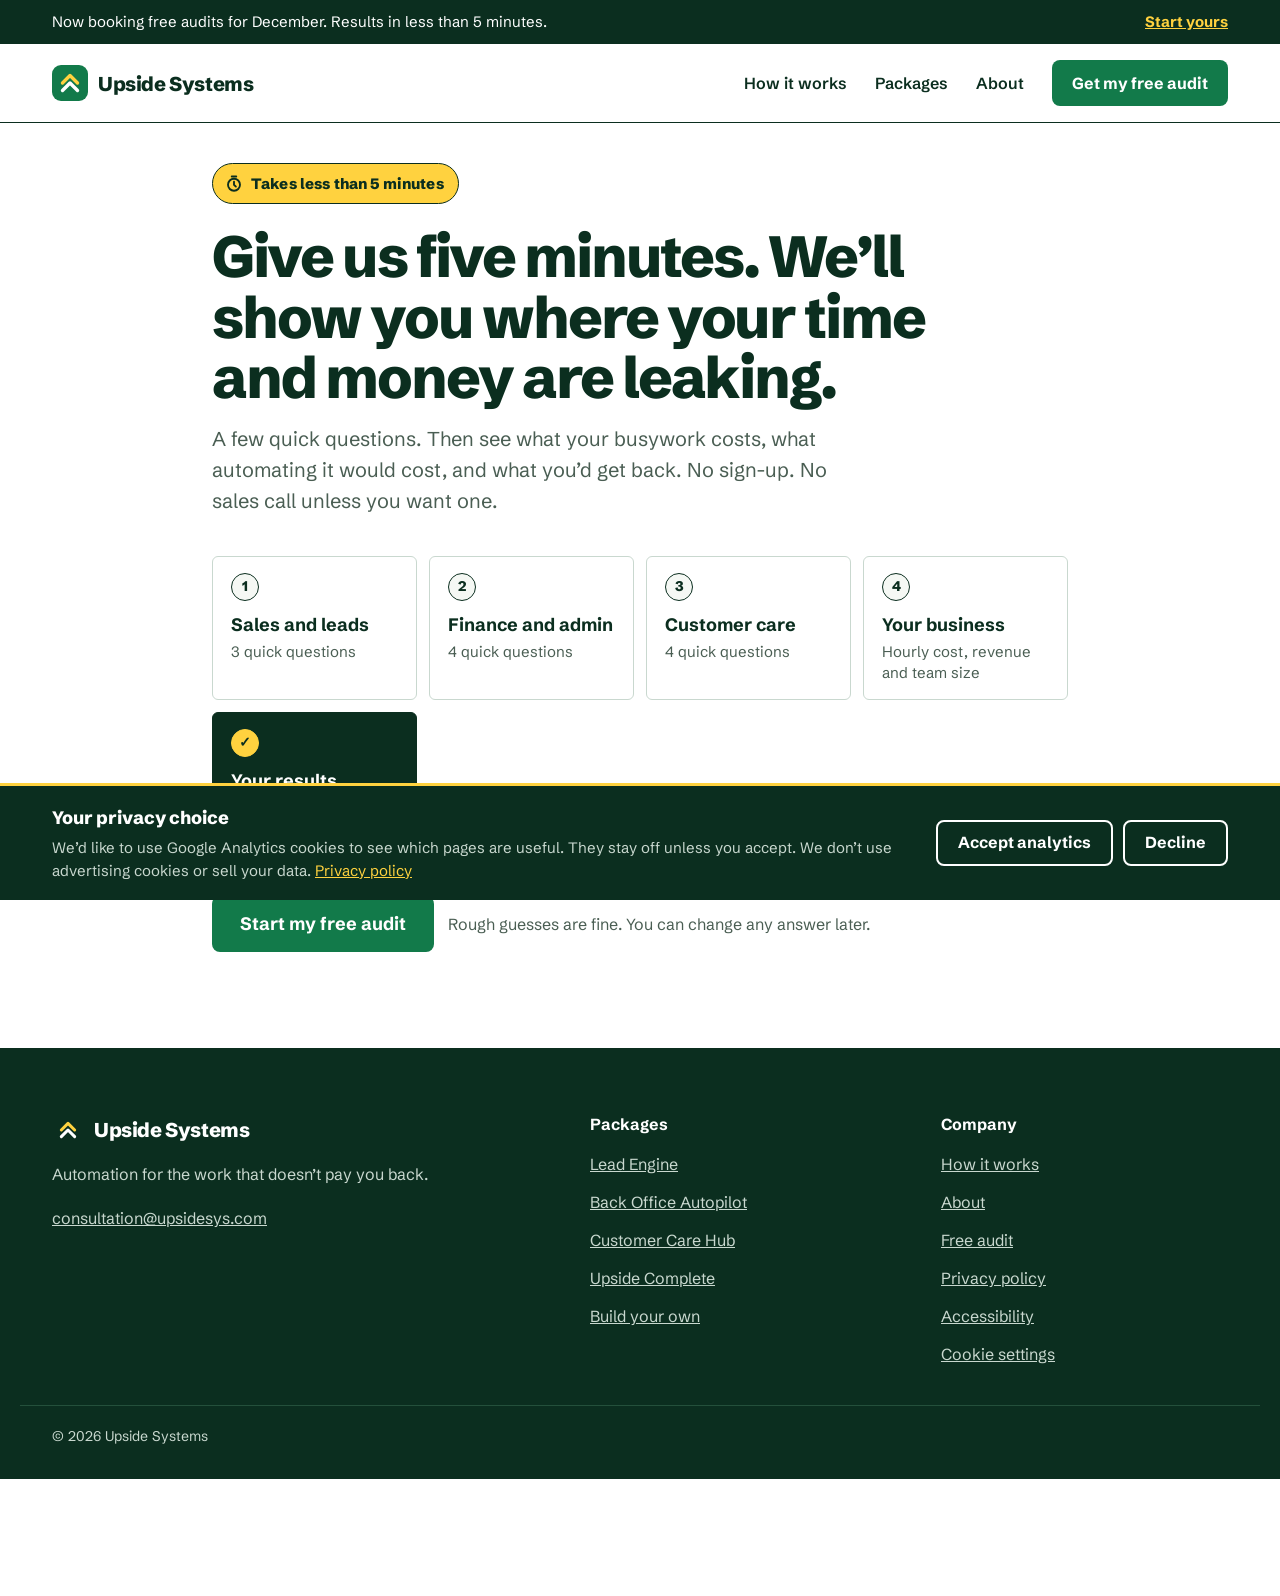
<file: audit.html>
<!doctype html>
<html lang="en">
<head>
<meta charset="utf-8">
<script>
/* Analytics consent. Google Analytics is off for everyone until they choose "Accept analytics",
   and never loads for browsers sending Global Privacy Control. Until then gtag.js isn't fetched,
   so no cookies are set and nothing is sent to Google. The banner lives in assets/site.js. */
window.dataLayer = window.dataLayer || [];
function gtag(){dataLayer.push(arguments);}
gtag("consent", "default", { analytics_storage: "denied", ad_storage: "denied", ad_user_data: "denied", ad_personalization: "denied" });
// No Google signals, ad personalization or ad identifiers, whatever the Analytics account settings say
gtag("set", "allow_google_signals", false);
gtag("set", "allow_ad_personalization_signals", false);
gtag("set", "ads_data_redaction", true);
window.upsideAnalytics = function () {
  if (window.upsideAnalytics.on || navigator.globalPrivacyControl === true) return;
  window.upsideAnalytics.on = true;
  gtag("consent", "update", { analytics_storage: "granted" });
  var s = document.createElement("script");
  s.async = true; s.src = "https://www.googletagmanager.com/gtag/js?id=G-LYQRHSPG2B";
  document.head.appendChild(s);
};
try { if (localStorage.getItem("upside-consent") === "granted") window.upsideAnalytics(); } catch (e) {}
</script>
<!-- Google tag (gtag.js) -->
<!-- gtag.js itself is loaded by window.upsideAnalytics above, only after consent -->
<script>
  window.dataLayer = window.dataLayer || [];
  function gtag(){dataLayer.push(arguments);}
  gtag('js', new Date());

  gtag('config', 'G-LYQRHSPG2B');
</script>
<meta name="viewport" content="width=device-width, initial-scale=1">
<title>Free automation audit | Upside Systems</title>
<meta name="description" content="In less than 5 minutes, see what repetitive work costs your business, what automation would cost instead, and how your next five years could look.">
<meta property="og:title" content="Free automation audit | Upside Systems">
<meta property="og:description" content="In less than 5 minutes, see what repetitive work costs your business, what automation would cost instead, and how your next five years could look.">
<meta property="og:type" content="website">
<meta property="og:url" content="https://upsidesys.com/audit.html">
<link rel="canonical" href="https://upsidesys.com/audit.html">
<meta property="og:site_name" content="Upside Systems">
<meta name="twitter:card" content="summary">
<meta name="theme-color" content="#0B2E1F">
<link rel="icon" href="assets/favicon.svg" type="image/svg+xml">
<link rel="stylesheet" href="assets/fonts.css">
<link rel="stylesheet" href="assets/styles.css">
<script>if(window.matchMedia&&matchMedia("(prefers-reduced-motion: no-preference)").matches&&"IntersectionObserver" in window)document.documentElement.classList.add("motion")</script>
</head>
<body>
<a class="skip" href="#main">Skip to content</a>
<div class="topbar" role="region" aria-label="Announcement"><div class="wrap"><span>Now booking free audits for <span data-month>this month</span>. Results in less than 5 minutes.</span><a href="audit.html">Start yours</a></div></div>
<header class="site-header"><div class="wrap header-in">
<a class="brand" href="index.html" aria-label="Upside Systems home"><svg viewBox="0 0 48 48" aria-hidden="true"><rect width="48" height="48" rx="12" fill="#127A4A"/><path d="M14 34 L24 24 L34 34" fill="none" stroke="#FFFFFF" stroke-width="4.5" stroke-linecap="round" stroke-linejoin="round"/><path d="M14 24 L24 14 L34 24" fill="none" stroke="#FFD23F" stroke-width="4.5" stroke-linecap="round" stroke-linejoin="round"/></svg><span>Upside Systems</span></a>
<button class="menu-btn" type="button" aria-label="Menu" aria-expanded="false" aria-controls="site-nav"><span class="menu-icon" aria-hidden="true"><i></i><i></i><i></i></span><span class="menu-label">Menu</span></button>
<nav class="site-nav" id="site-nav" aria-label="Main">
<a href="index.html#how">How it works</a>
<a href="packages.html">Packages</a>
<a href="about.html">About</a>
<a class="btn btn-primary btn-sm" href="audit.html">Get my free audit</a>
</nav>
</div></header>
<main id="main" class="audit">
<h1 class="visually-hidden">Free automation audit</h1><ol class="progress" id="progress" aria-hidden="true"></ol>
<p class="progress-label" id="progress-label" aria-live="polite"></p>

<section class="step" id="step-intro" aria-labelledby="h-intro">
<p class="time-badge"><svg width="18" height="18" viewBox="0 0 24 24" fill="none" stroke="currentColor" stroke-width="2.5" stroke-linecap="round" stroke-linejoin="round" aria-hidden="true"><circle cx="12" cy="13" r="8"/><path d="M12 9v4l2.5 2.5M9 2h6"/></svg>Takes less than 5 minutes</p>
<h2 class="title" id="h-intro" tabindex="-1" data-step-heading>Give us five minutes. We’ll show you where your time and money are leaking.</h2>
<p class="lede">A few quick questions. Then see what your busywork costs, what automating it would cost, and what you’d get back. No sign-up. No sales call unless you want one.</p>
<ol class="intro-steps" id="intro-steps"></ol>
<div class="actions"><button class="btn btn-primary" type="button" id="start-audit">Start my free audit</button><span class="muted intro-note">Rough guesses are fine. You can change any answer later.</span></div>
</section>

<div id="area-steps"></div>

<section class="step" id="step-business" aria-labelledby="h-business" hidden>
<p class="step-kicker">Last questions</p>
<h2 class="title" id="h-business" tabindex="-1" data-step-heading>A little about your business</h2>
<p class="lede">This turns your hours into dollars and shapes your five-year outlook.</p>
<div class="card">
<div class="row rate">
<label for="hourly"><strong>Cost of one hour of your team’s time</strong><span class="hint">Include wages, taxes and benefits. $35 is a fair starting point for most small businesses.</span></label>
<div class="affix"><span aria-hidden="true">$</span><input class="num narrow" id="hourly" type="number" inputmode="decimal" min="0" step="1" value="35"></div>
</div>
<div class="row"><label for="revenue">Yearly revenue<span class="hint">A rough figure is fine.</span></label><div class="affix"><span aria-hidden="true">$</span><input class="num wide" id="revenue" type="number" inputmode="numeric" min="0" step="1000" placeholder="500000"></div></div>
<div class="row"><label for="team">People on your team</label><input class="num" id="team" type="number" inputmode="numeric" min="1" step="1" placeholder="8"></div>
<div class="row"><label for="growth">Growth you expect each year<span class="hint">Without any changes to how you work.</span></label><div class="affix"><input class="num narrow" id="growth" type="number" inputmode="decimal" step="1" value="10"><span aria-hidden="true">%</span></div></div>
</div>
<p class="form-error" id="inputs-error" role="alert" hidden></p>
<div class="actions"><button class="btn btn-primary" type="button" id="to-hourly">See my results</button><button class="btn btn-outline" type="button" id="business-back">Back</button></div>
</section>

<section class="step" id="step-hourly" aria-labelledby="h-hourly" hidden>
<h2 class="title" id="h-hourly" tabindex="-1" data-step-heading>Here’s what an hour of this work costs you.</h2>
<p class="lede" id="hourly-lede"></p>
<div class="compare" aria-live="polite">
<div class="rate-block"><p class="who">Your team, doing it by hand</p><p class="rate"><span id="theirs-val">$0.00</span><small>an hour</small></p><div class="bar-track"><div class="bar theirs" id="theirs-bar"></div></div></div>
<div class="rate-block ours reveal" id="ours-block"><p class="who">Upside Systems, automating it</p><p class="rate"><span id="ours-val">$0.00</span><small>an hour</small></p><div class="bar-track"><div class="bar ours" id="ours-bar"></div></div><p class="note" id="ours-note"></p></div>
<div class="savings reveal" id="savings-block"><h3 id="savings-head"></h3><p id="savings-text"></p></div>
</div>
<div class="actions"><button class="btn btn-primary" type="button" id="to-growth">See your five-year outlook</button><button class="btn btn-outline" type="button" data-back="step-business">Change my answers</button></div>
</section>

<section class="step" id="step-growth" aria-labelledby="h-growth" hidden>
<h2 class="title" id="h-growth" tabindex="-1" data-step-heading>Where your business is heading</h2>
<p class="lede" id="growth-lede"></p>
<div class="chart-card">
<ul class="legend"><li><span class="swatch base" aria-hidden="true"></span>Your current path</li><li class="boost-item" id="legend-boost" style="opacity:0"><span class="swatch boost" aria-hidden="true"></span>With savings and time put to work</li></ul>
<svg id="chart" role="img" aria-label="Five-year revenue projection"></svg>
</div>
<div class="outcome reveal" id="outcome" aria-live="polite"><h3 id="outcome-head"></h3><p id="outcome-text"></p></div>
<details class="assumptions"><summary>How we worked this out</summary>
<ul id="assumption-list"></ul>
<div class="slider"><label for="redirect">Share of freed-up hours spent on growth work <output id="redirect-out" for="redirect"></output></label><input type="range" id="redirect" min="0" max="100" step="10"></div>
<div class="slider"><label for="reinvest">New revenue from each dollar you reinvest <output id="reinvest-out" for="reinvest"></output></label><input type="range" id="reinvest" min="0" max="3" step="0.25"></div>
</details>
<div class="actions"><button class="btn btn-primary" type="button" id="to-book">Book a free call about this</button><button class="btn btn-outline" type="button" data-back="step-hourly">Back</button></div>
</section>

<section class="step" id="step-book" aria-labelledby="h-book" hidden>
<div class="book-grid">
<div class="book-side">
<h2 class="title" id="h-book" tabindex="-1" data-step-heading>Book your free consultation</h2>
<div class="book-summary"><p>Your numbers so far</p><dl>
<div><dt>Hours back each week</dt><dd id="sum-hours"></dd></div>
<div><dt>Time saved each year</dt><dd id="sum-saved"></dd></div>
<div><dt>Year 5 revenue outlook</dt><dd id="sum-outlook"></dd></div>
</dl></div>
<ol class="next-steps"><li>We review your numbers before the call.</li><li>On the call, we map your three biggest time drains.</li><li>You get a written plan with fixed pricing, whether or not you hire us.</li></ol>
</div>
<div id="form-area">
<form id="consult-form" novalidate>
<div class="visually-hidden" aria-hidden="true"><label for="hp">Leave this empty</label><input id="hp" name="_honey" type="text" tabindex="-1" autocomplete="off"></div>
<div class="field-pair">
<div class="field" data-field="name"><label for="name">Your name</label><input id="name" name="name" type="text" autocomplete="name" required><p class="error" id="name-error">Enter your name so we know who to ask for.</p></div>
<div class="field" data-field="email"><label for="email">Work email</label><input id="email" name="email" type="email" autocomplete="email" required><p class="error" id="email-error">Enter an email address like name@company.com.</p></div>
</div>
<div class="field-pair">
<div class="field"><label for="company">Business name <span class="optional">(optional)</span></label><input id="company" name="company" type="text" autocomplete="organization"></div>
<div class="field"><label for="phone">Phone <span class="optional">(optional)</span></label><input id="phone" name="phone" type="tel" autocomplete="tel"></div>
</div>
<div class="field"><label for="message">What’s the task you’d most like off your plate? <span class="optional">(optional)</span></label><textarea id="message" name="message"></textarea></div>
<p class="consent">Your calculator answers and projection are sent with this request. We only use your details to contact you about your consultation. See our <a href="privacy.html">privacy policy</a>.</p>
<p class="form-error" id="form-error" role="alert" hidden></p>
<div class="actions" style="margin-top:0"><button class="btn btn-primary" type="submit" id="submit-btn">Send my numbers and book a call</button><button class="btn btn-outline" type="button" data-back="step-growth">Back</button></div>
</form>
</div>
</div>
</section>
</main>
<footer class="site-footer">
<div class="wrap footer-in">
<div class="footer-brand">
<a class="brand" href="index.html"><svg viewBox="0 0 48 48" aria-hidden="true"><path d="M14 34 L24 24 L34 34" fill="none" stroke="#FFFFFF" stroke-width="4.5" stroke-linecap="round" stroke-linejoin="round"/><path d="M14 24 L24 14 L34 24" fill="none" stroke="#FFD23F" stroke-width="4.5" stroke-linecap="round" stroke-linejoin="round"/></svg><span>Upside Systems</span></a>
<span>Automation for the work that doesn’t pay you back.</span>
<a href="mailto:consultation@upsidesys.com">consultation@upsidesys.com</a>
</div>
<nav class="footer-col" aria-label="Packages">
<strong>Packages</strong>
<a href="packages.html#lead">Lead Engine</a>
<a href="packages.html#office">Back Office Autopilot</a>
<a href="packages.html#care">Customer Care Hub</a>
<a href="packages.html#complete">Upside Complete</a>
<a href="packages.html#custom">Build your own</a>
</nav>
<nav class="footer-col" aria-label="Company">
<strong>Company</strong>
<a href="index.html#how">How it works</a>
<a href="about.html">About</a>
<a href="audit.html">Free audit</a>
<a href="privacy.html">Privacy policy</a>
<a href="accessibility.html">Accessibility</a>
<button class="footer-link" type="button" data-cookie-settings>Cookie settings</button>
</nav>
</div>
<div class="wrap footer-base">© <span data-year>2026</span> Upside Systems</div>
</footer>
<script src="assets/site.js" defer></script>
<script src="assets/audit.js" defer></script>
</body>
</html>
</file>
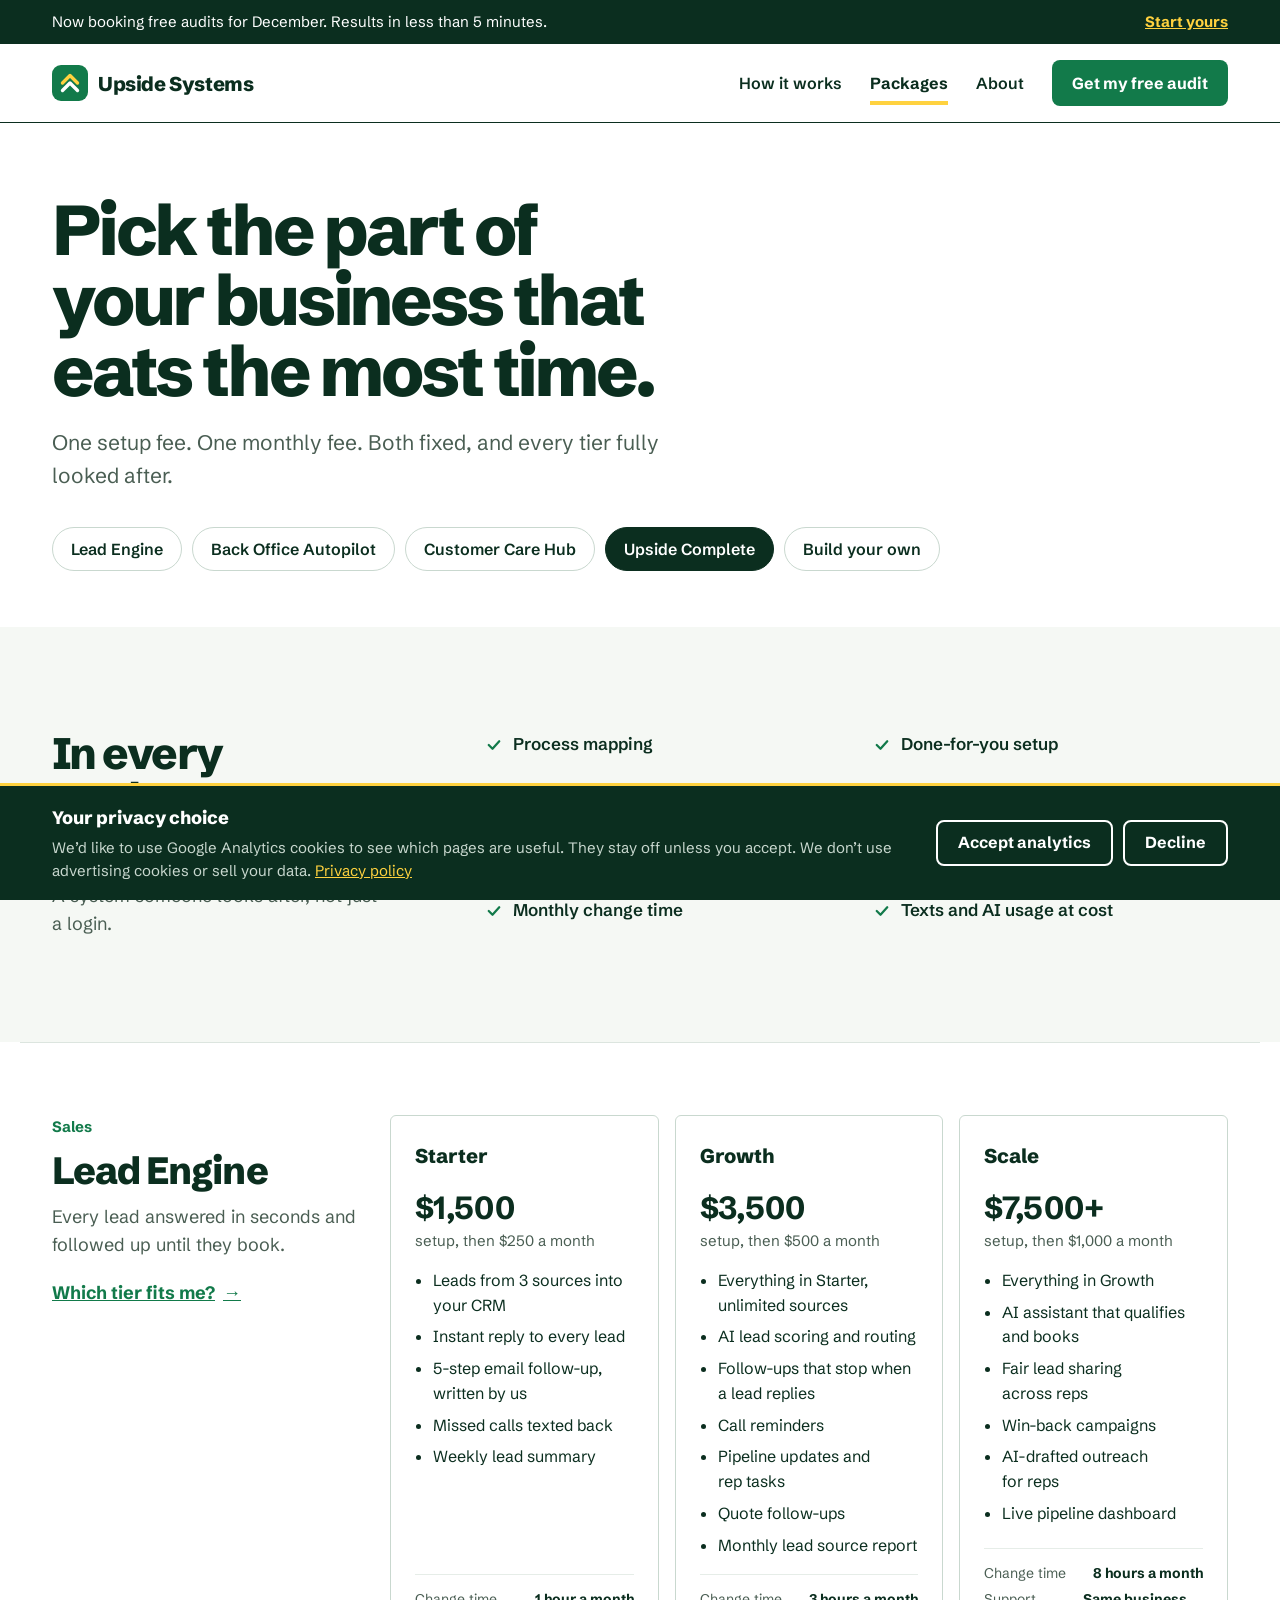
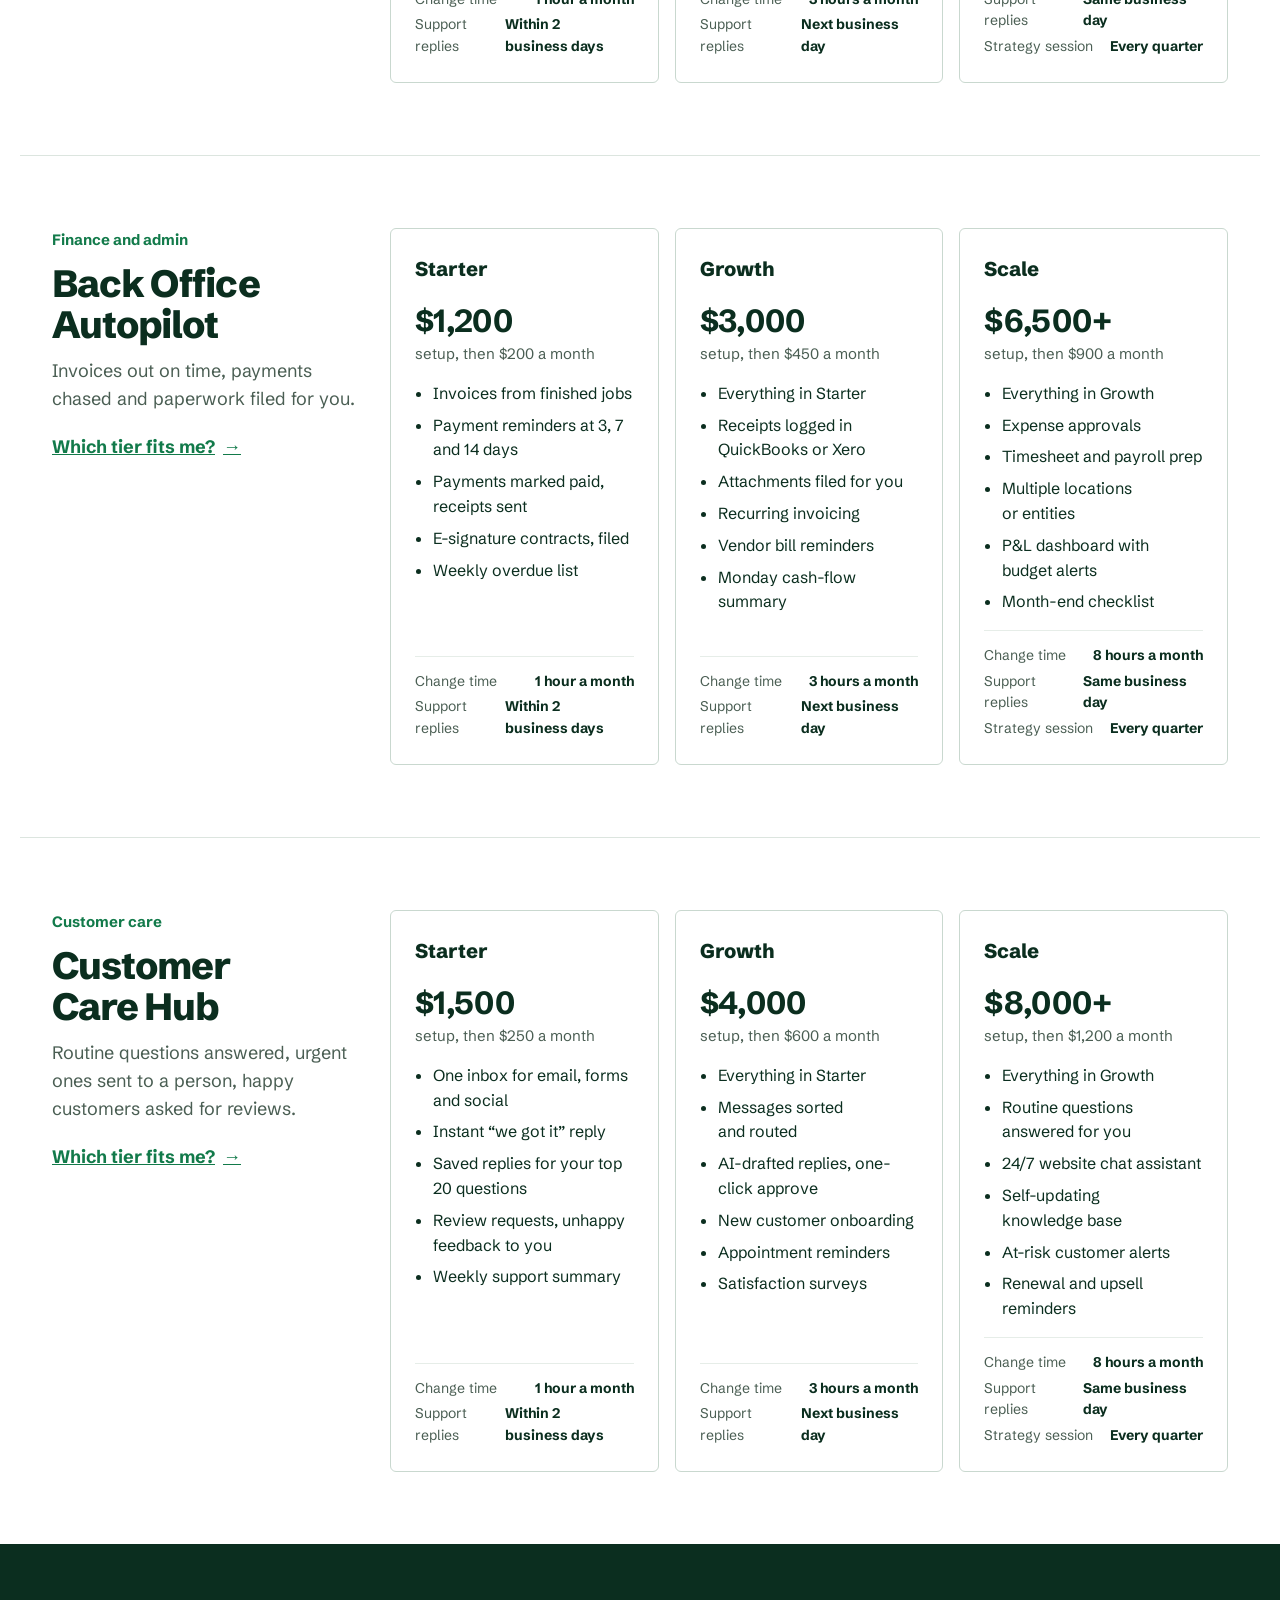
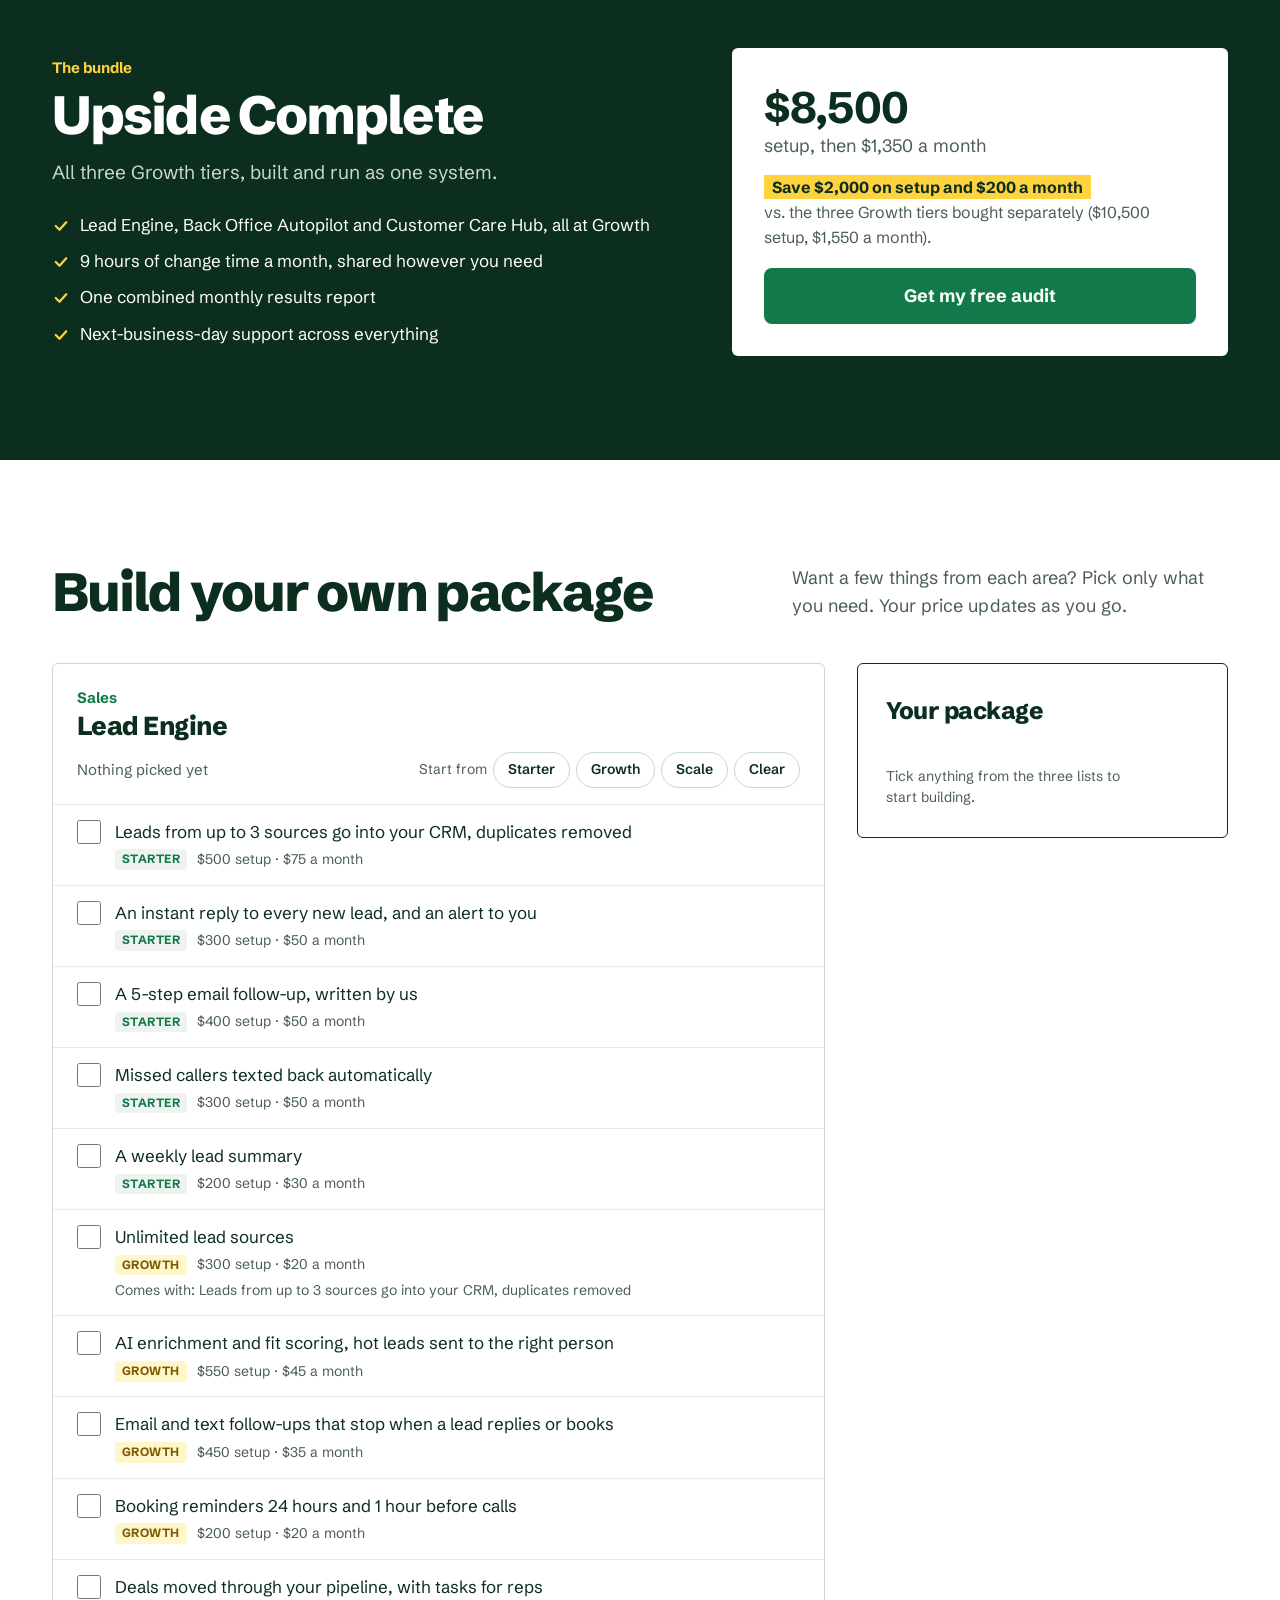
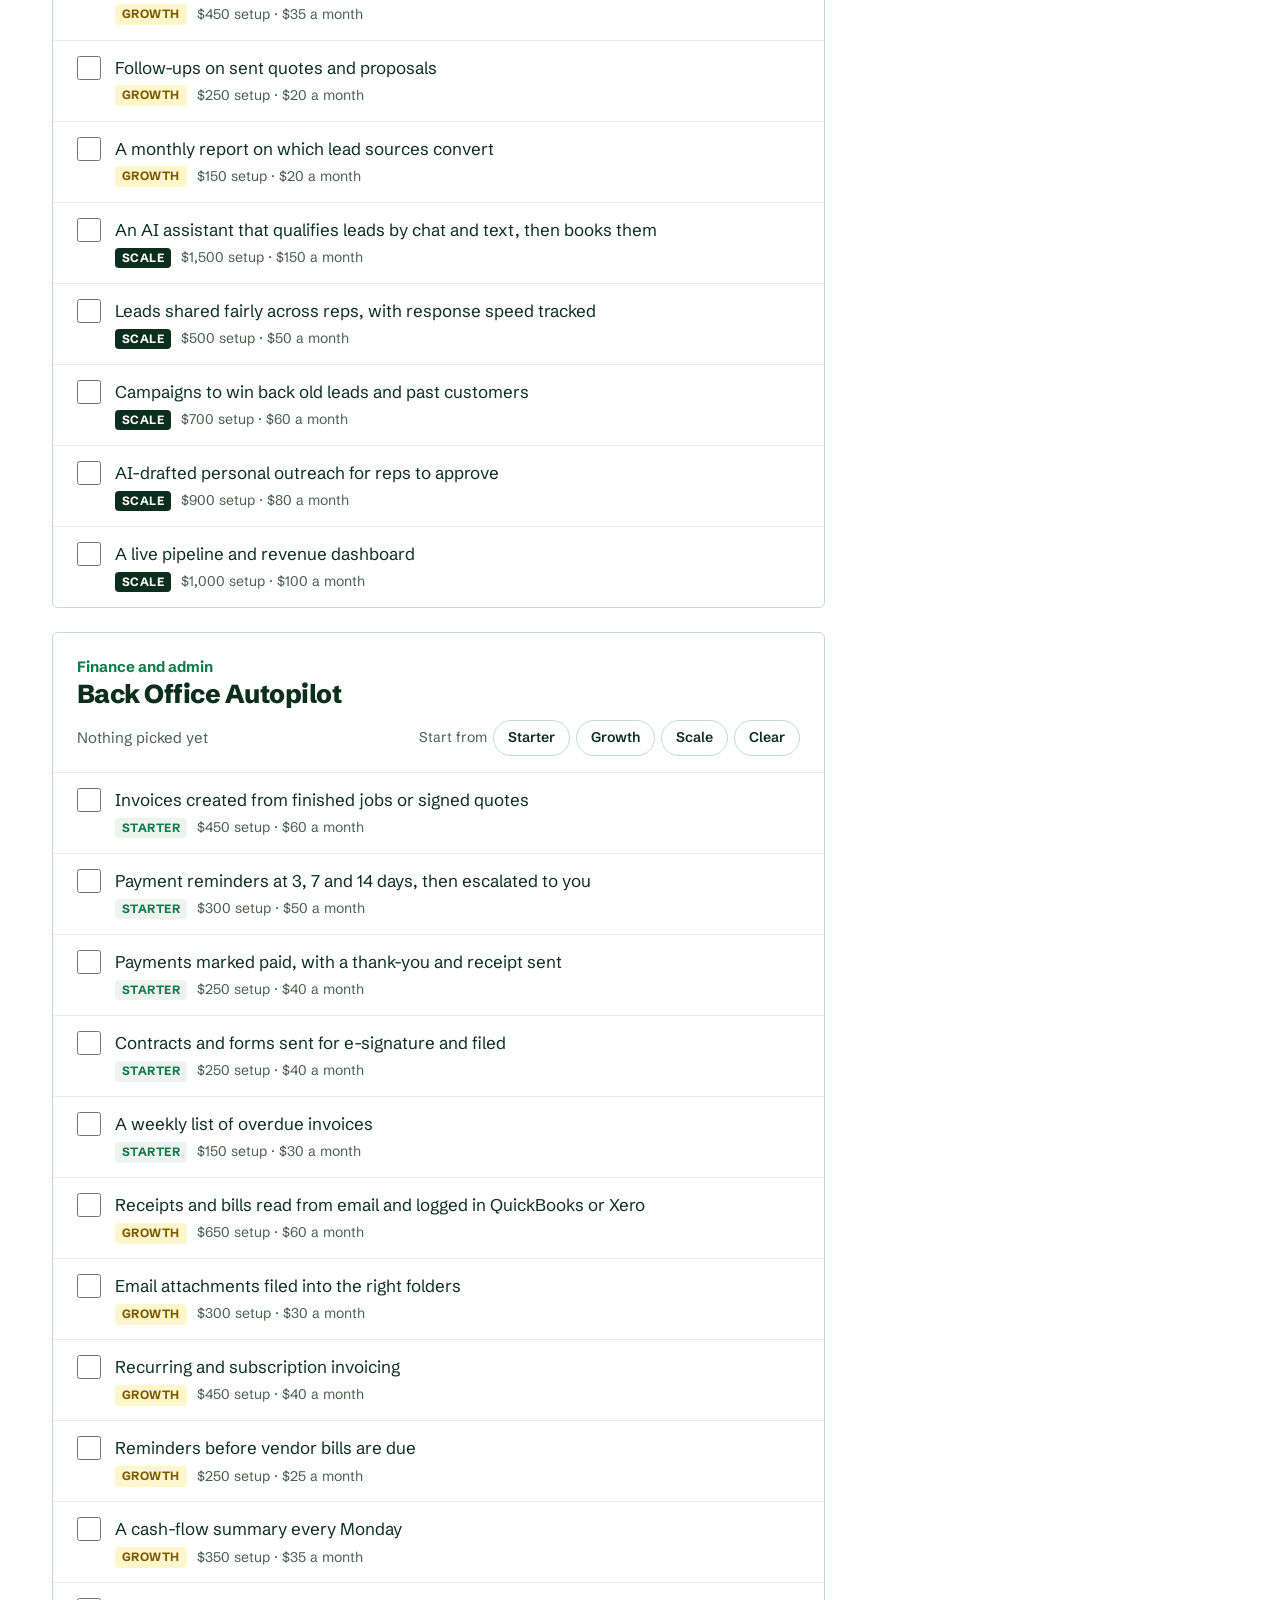
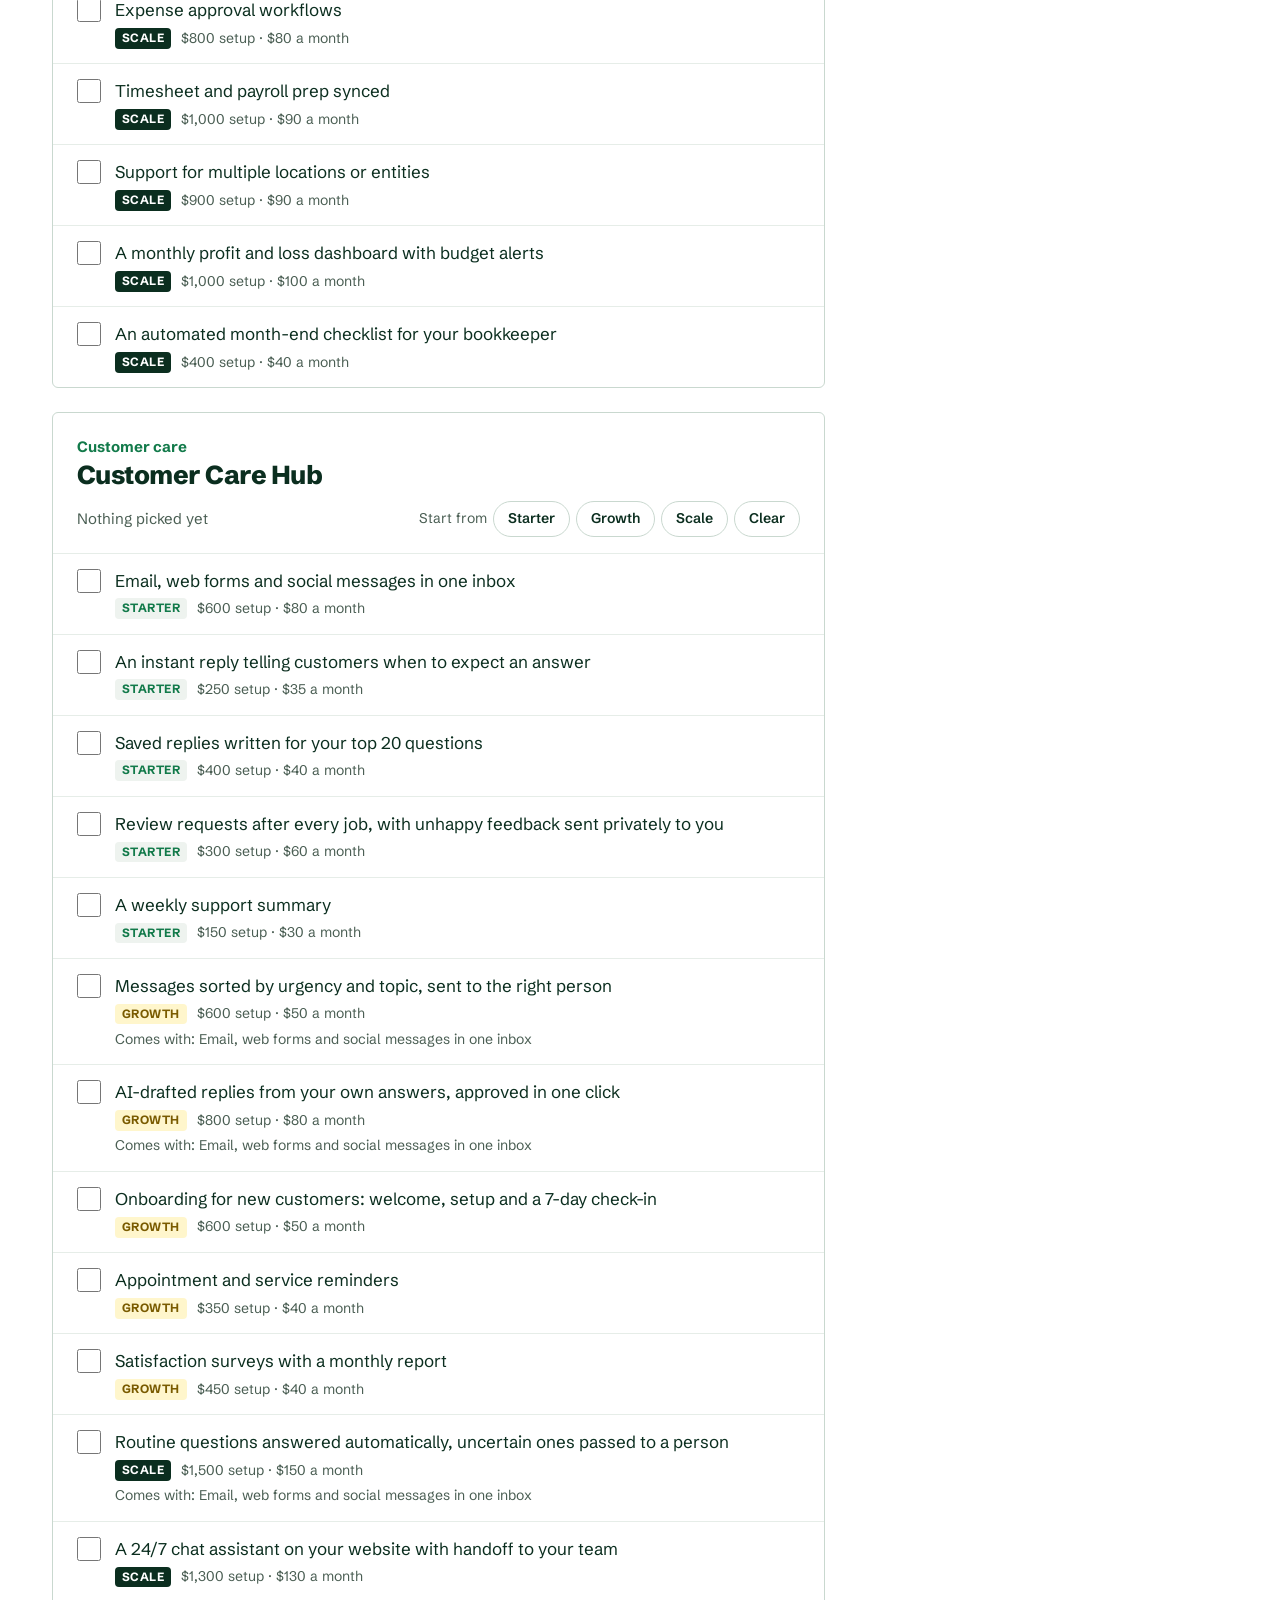
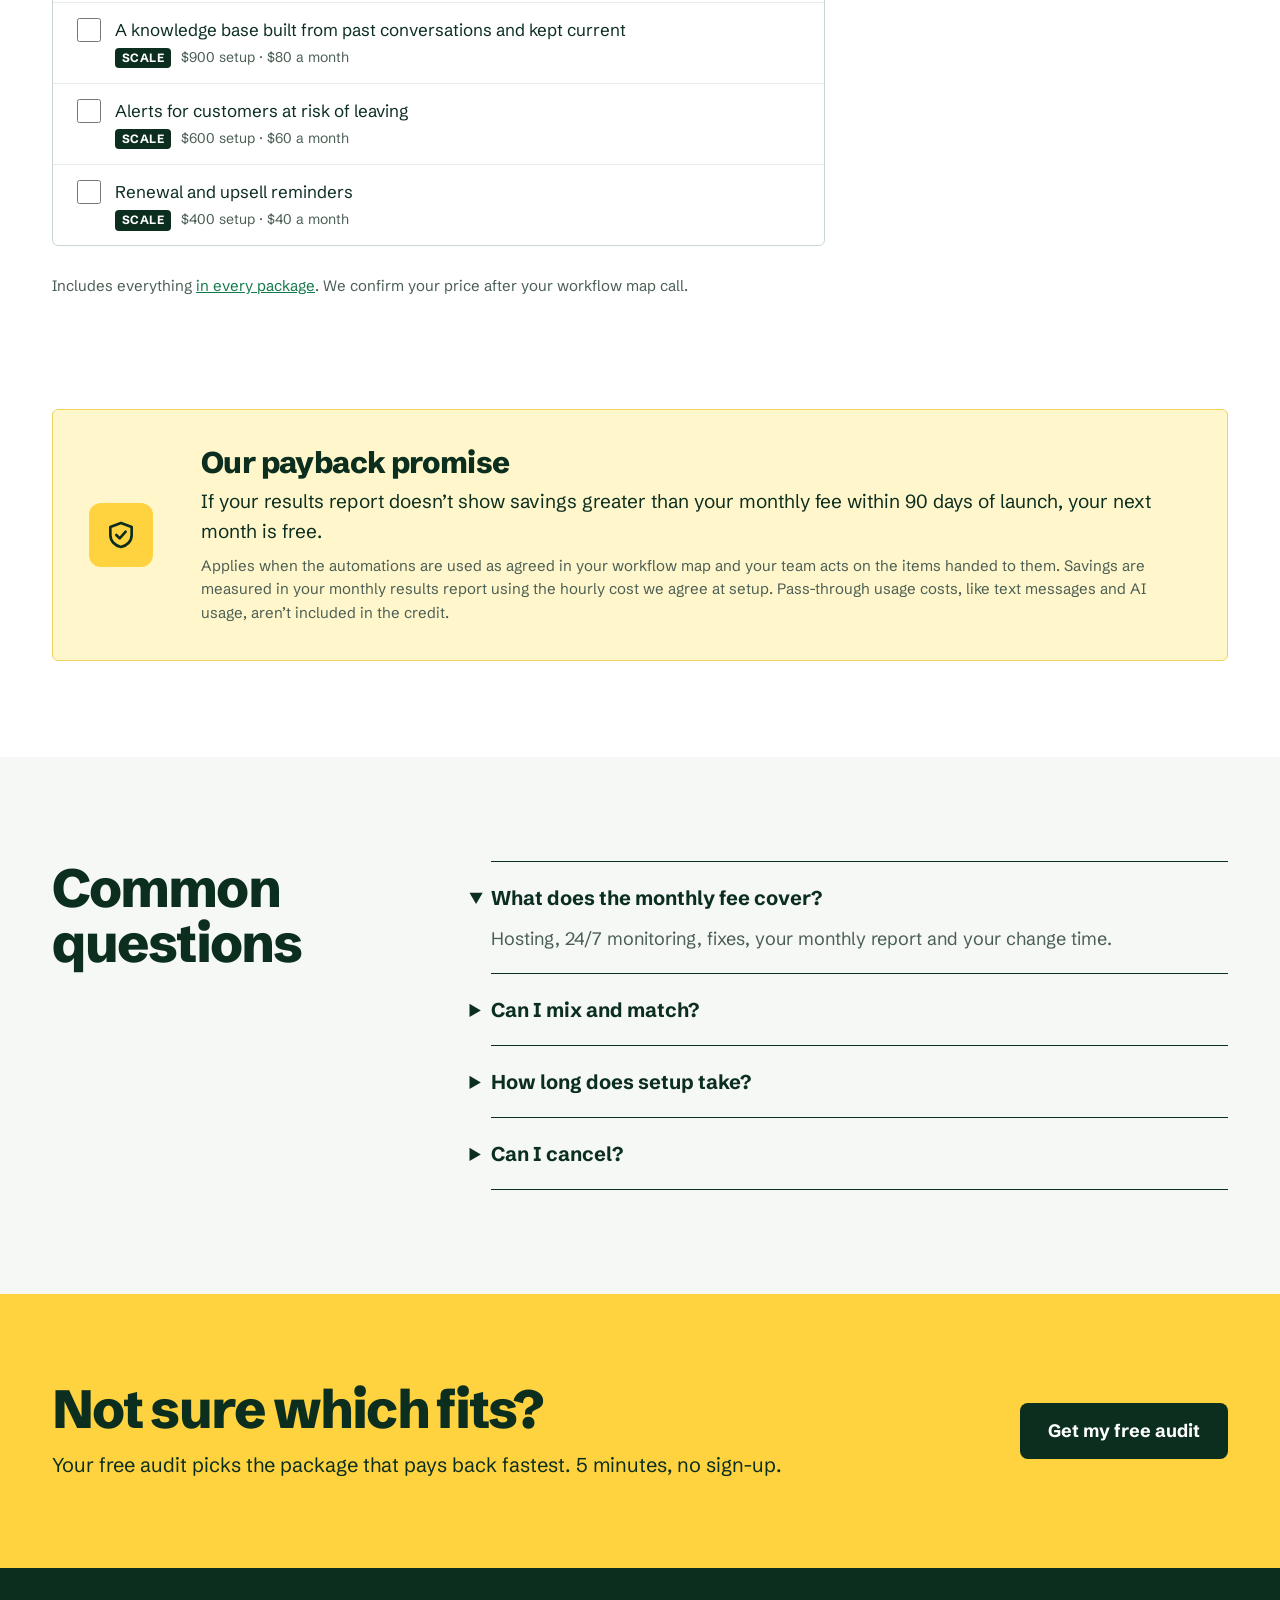
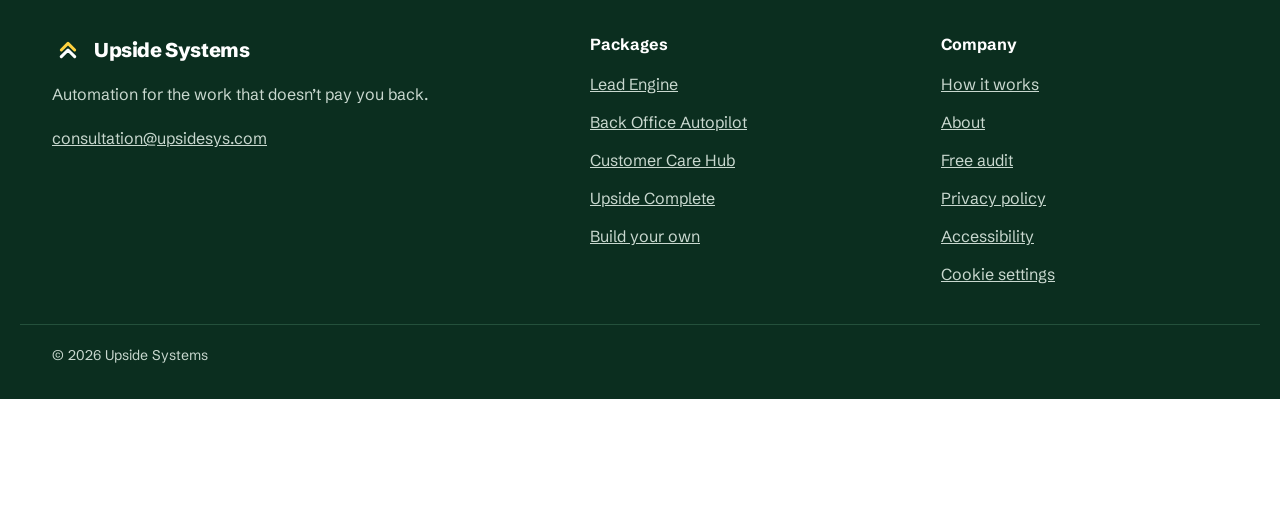
<file: packages.html>
<!doctype html>
<html lang="en">
<head>
<meta charset="utf-8">
<script>
/* Analytics consent. Google Analytics is off for everyone until they choose "Accept analytics",
   and never loads for browsers sending Global Privacy Control. Until then gtag.js isn't fetched,
   so no cookies are set and nothing is sent to Google. The banner lives in assets/site.js. */
window.dataLayer = window.dataLayer || [];
function gtag(){dataLayer.push(arguments);}
gtag("consent", "default", { analytics_storage: "denied", ad_storage: "denied", ad_user_data: "denied", ad_personalization: "denied" });
// No Google signals, ad personalization or ad identifiers, whatever the Analytics account settings say
gtag("set", "allow_google_signals", false);
gtag("set", "allow_ad_personalization_signals", false);
gtag("set", "ads_data_redaction", true);
window.upsideAnalytics = function () {
  if (window.upsideAnalytics.on || navigator.globalPrivacyControl === true) return;
  window.upsideAnalytics.on = true;
  gtag("consent", "update", { analytics_storage: "granted" });
  var s = document.createElement("script");
  s.async = true; s.src = "https://www.googletagmanager.com/gtag/js?id=G-LYQRHSPG2B";
  document.head.appendChild(s);
};
try { if (localStorage.getItem("upside-consent") === "granted") window.upsideAnalytics(); } catch (e) {}
</script>
<!-- Google tag (gtag.js) -->
<!-- gtag.js itself is loaded by window.upsideAnalytics above, only after consent -->
<script>
  window.dataLayer = window.dataLayer || [];
  function gtag(){dataLayer.push(arguments);}
  gtag('js', new Date());

  gtag('config', 'G-LYQRHSPG2B');
</script>
<meta name="viewport" content="width=device-width, initial-scale=1">
<title>Packages and pricing | Upside Systems</title>
<meta name="description" content="Fixed-price automation packages for sales, finance and customer care, each fully monitored and reported on every month.">
<meta property="og:title" content="Packages and pricing | Upside Systems">
<meta property="og:description" content="Fixed-price automation packages for sales, finance and customer care, each fully monitored and reported on every month.">
<meta property="og:type" content="website">
<meta property="og:url" content="https://upsidesys.com/packages.html">
<link rel="canonical" href="https://upsidesys.com/packages.html">
<meta property="og:site_name" content="Upside Systems">
<meta name="twitter:card" content="summary">
<meta name="theme-color" content="#0B2E1F">
<link rel="icon" href="assets/favicon.svg" type="image/svg+xml">
<link rel="stylesheet" href="assets/fonts.css">
<link rel="stylesheet" href="assets/styles.css">
<script>if(window.matchMedia&&matchMedia("(prefers-reduced-motion: no-preference)").matches&&"IntersectionObserver" in window)document.documentElement.classList.add("motion")</script>
</head>
<body>
<a class="skip" href="#main">Skip to content</a>
<div class="topbar" role="region" aria-label="Announcement"><div class="wrap"><span>Now booking free audits for <span data-month>this month</span>. Results in less than 5 minutes.</span><a href="audit.html">Start yours</a></div></div>
<header class="site-header"><div class="wrap header-in">
<a class="brand" href="index.html" aria-label="Upside Systems home"><svg viewBox="0 0 48 48" aria-hidden="true"><rect width="48" height="48" rx="12" fill="#127A4A"/><path d="M14 34 L24 24 L34 34" fill="none" stroke="#FFFFFF" stroke-width="4.5" stroke-linecap="round" stroke-linejoin="round"/><path d="M14 24 L24 14 L34 24" fill="none" stroke="#FFD23F" stroke-width="4.5" stroke-linecap="round" stroke-linejoin="round"/></svg><span>Upside Systems</span></a>
<button class="menu-btn" type="button" aria-label="Menu" aria-expanded="false" aria-controls="site-nav"><span class="menu-icon" aria-hidden="true"><i></i><i></i><i></i></span><span class="menu-label">Menu</span></button>
<nav class="site-nav" id="site-nav" aria-label="Main">
<a href="index.html#how">How it works</a>
<a href="packages.html" aria-current="page">Packages</a>
<a href="about.html">About</a>
<a class="btn btn-primary btn-sm" href="audit.html">Get my free audit</a>
</nav>
</div></header>
<main id="main">
<section class="wrap page-hero">
<h1 class="h1">Pick the part of your business that eats the most time.</h1>
<p class="lede" style="max-width:660px">One setup fee. One monthly fee. Both fixed, and every tier fully looked after.</p>
<nav class="chips" aria-label="Jump to a package"><a href="#lead">Lead Engine</a><a href="#office">Back Office Autopilot</a><a href="#care">Customer Care Hub</a><a class="dark" href="#complete">Upside Complete</a><a href="#custom">Build your own</a></nav>
</section>

<section class="bg-mist" aria-labelledby="h-included"><div class="wrap section included">
<div><h2 class="h2" id="h-included" style="font-size:clamp(30px,3.6vw,44px);margin-bottom:16px">In every package, even Starter</h2><p class="muted" style="margin:0">A system someone looks after, not just a login.</p></div>
<ul class="inc-list"><li><svg width="18" height="18" viewBox="0 0 24 24" fill="none" stroke="#127A4A" stroke-width="3" stroke-linecap="round" stroke-linejoin="round" aria-hidden="true"><path d="m5 12 5 5 9-10"/></svg>Process mapping</li><li><svg width="18" height="18" viewBox="0 0 24 24" fill="none" stroke="#127A4A" stroke-width="3" stroke-linecap="round" stroke-linejoin="round" aria-hidden="true"><path d="m5 12 5 5 9-10"/></svg>Done-for-you setup</li><li><svg width="18" height="18" viewBox="0 0 24 24" fill="none" stroke="#127A4A" stroke-width="3" stroke-linecap="round" stroke-linejoin="round" aria-hidden="true"><path d="m5 12 5 5 9-10"/></svg>Team training</li><li><svg width="18" height="18" viewBox="0 0 24 24" fill="none" stroke="#127A4A" stroke-width="3" stroke-linecap="round" stroke-linejoin="round" aria-hidden="true"><path d="m5 12 5 5 9-10"/></svg>24/7 monitoring and fixes</li><li><svg width="18" height="18" viewBox="0 0 24 24" fill="none" stroke="#127A4A" stroke-width="3" stroke-linecap="round" stroke-linejoin="round" aria-hidden="true"><path d="m5 12 5 5 9-10"/></svg>Monthly results report</li><li><svg width="18" height="18" viewBox="0 0 24 24" fill="none" stroke="#127A4A" stroke-width="3" stroke-linecap="round" stroke-linejoin="round" aria-hidden="true"><path d="m5 12 5 5 9-10"/></svg>30-day tune-up</li><li><svg width="18" height="18" viewBox="0 0 24 24" fill="none" stroke="#127A4A" stroke-width="3" stroke-linecap="round" stroke-linejoin="round" aria-hidden="true"><path d="m5 12 5 5 9-10"/></svg>Monthly change time</li><li><svg width="18" height="18" viewBox="0 0 24 24" fill="none" stroke="#127A4A" stroke-width="3" stroke-linecap="round" stroke-linejoin="round" aria-hidden="true"><path d="m5 12 5 5 9-10"/></svg>Texts and AI usage at cost</li></ul>
</div></section>

<section class="wrap pkg" id="lead" aria-labelledby="h-lead">
<div class="pkg-intro"><p class="area">Sales</p><h2 id="h-lead">Lead Engine</h2><p>Every lead answered in seconds and followed up until they book.</p><a class="link-strong" href="audit.html">Which tier fits me?</a></div>
<div class="tiers"><div class="tier"><h3>Starter</h3><p class="price"><strong>$1,500</strong><br><span>setup, then $250 a month</span></p><ul class="feat"><li>Leads from 3 sources into your CRM</li><li>Instant reply to every lead</li><li>5-step email follow-up, written by us</li><li>Missed calls texted back</li><li>Weekly lead summary</li></ul><ul class="meta"><li><span>Change time</span><strong>1 hour a month</strong></li><li><span>Support replies</span><strong>Within 2 business days</strong></li></ul></div><div class="tier"><h3>Growth</h3><p class="price"><strong>$3,500</strong><br><span>setup, then $500 a month</span></p><ul class="feat"><li>Everything in Starter, unlimited sources</li><li>AI lead scoring and routing</li><li>Follow-ups that stop when a lead replies</li><li>Call reminders</li><li>Pipeline updates and rep tasks</li><li>Quote follow-ups</li><li>Monthly lead source report</li></ul><ul class="meta"><li><span>Change time</span><strong>3 hours a month</strong></li><li><span>Support replies</span><strong>Next business day</strong></li></ul></div><div class="tier"><h3>Scale</h3><p class="price"><strong>$7,500+</strong><br><span>setup, then $1,000 a month</span></p><ul class="feat"><li>Everything in Growth</li><li>AI assistant that qualifies and books</li><li>Fair lead sharing across reps</li><li>Win-back campaigns</li><li>AI-drafted outreach for reps</li><li>Live pipeline dashboard</li></ul><ul class="meta"><li><span>Change time</span><strong>8 hours a month</strong></li><li><span>Support replies</span><strong>Same business day</strong></li><li><span>Strategy session</span><strong>Every quarter</strong></li></ul></div></div>
</section>
<section class="wrap pkg" id="office" aria-labelledby="h-office">
<div class="pkg-intro"><p class="area">Finance and admin</p><h2 id="h-office">Back Office Autopilot</h2><p>Invoices out on time, payments chased and paperwork filed for you.</p><a class="link-strong" href="audit.html">Which tier fits me?</a></div>
<div class="tiers"><div class="tier"><h3>Starter</h3><p class="price"><strong>$1,200</strong><br><span>setup, then $200 a month</span></p><ul class="feat"><li>Invoices from finished jobs</li><li>Payment reminders at 3, 7 and 14 days</li><li>Payments marked paid, receipts sent</li><li>E-signature contracts, filed</li><li>Weekly overdue list</li></ul><ul class="meta"><li><span>Change time</span><strong>1 hour a month</strong></li><li><span>Support replies</span><strong>Within 2 business days</strong></li></ul></div><div class="tier"><h3>Growth</h3><p class="price"><strong>$3,000</strong><br><span>setup, then $450 a month</span></p><ul class="feat"><li>Everything in Starter</li><li>Receipts logged in QuickBooks or Xero</li><li>Attachments filed for you</li><li>Recurring invoicing</li><li>Vendor bill reminders</li><li>Monday cash-flow summary</li></ul><ul class="meta"><li><span>Change time</span><strong>3 hours a month</strong></li><li><span>Support replies</span><strong>Next business day</strong></li></ul></div><div class="tier"><h3>Scale</h3><p class="price"><strong>$6,500+</strong><br><span>setup, then $900 a month</span></p><ul class="feat"><li>Everything in Growth</li><li>Expense approvals</li><li>Timesheet and payroll prep</li><li>Multiple locations or entities</li><li>P&amp;L dashboard with budget alerts</li><li>Month-end checklist</li></ul><ul class="meta"><li><span>Change time</span><strong>8 hours a month</strong></li><li><span>Support replies</span><strong>Same business day</strong></li><li><span>Strategy session</span><strong>Every quarter</strong></li></ul></div></div>
</section>
<section class="wrap pkg" id="care" aria-labelledby="h-care">
<div class="pkg-intro"><p class="area">Customer care</p><h2 id="h-care">Customer Care Hub</h2><p>Routine questions answered, urgent ones sent to a person, happy customers asked for reviews.</p><a class="link-strong" href="audit.html">Which tier fits me?</a></div>
<div class="tiers"><div class="tier"><h3>Starter</h3><p class="price"><strong>$1,500</strong><br><span>setup, then $250 a month</span></p><ul class="feat"><li>One inbox for email, forms and social</li><li>Instant “we got it” reply</li><li>Saved replies for your top 20 questions</li><li>Review requests, unhappy feedback to you</li><li>Weekly support summary</li></ul><ul class="meta"><li><span>Change time</span><strong>1 hour a month</strong></li><li><span>Support replies</span><strong>Within 2 business days</strong></li></ul></div><div class="tier"><h3>Growth</h3><p class="price"><strong>$4,000</strong><br><span>setup, then $600 a month</span></p><ul class="feat"><li>Everything in Starter</li><li>Messages sorted and routed</li><li>AI-drafted replies, one-click approve</li><li>New customer onboarding</li><li>Appointment reminders</li><li>Satisfaction surveys</li></ul><ul class="meta"><li><span>Change time</span><strong>3 hours a month</strong></li><li><span>Support replies</span><strong>Next business day</strong></li></ul></div><div class="tier"><h3>Scale</h3><p class="price"><strong>$8,000+</strong><br><span>setup, then $1,200 a month</span></p><ul class="feat"><li>Everything in Growth</li><li>Routine questions answered for you</li><li>24/7 website chat assistant</li><li>Self-updating knowledge base</li><li>At-risk customer alerts</li><li>Renewal and upsell reminders</li></ul><ul class="meta"><li><span>Change time</span><strong>8 hours a month</strong></li><li><span>Support replies</span><strong>Same business day</strong></li><li><span>Strategy session</span><strong>Every quarter</strong></li></ul></div></div>
</section>

<section class="bg-ink" id="complete" aria-labelledby="h-complete"><div class="wrap section complete">
<div>
<p class="kicker">The bundle</p>
<h2 class="h2" id="h-complete">Upside Complete</h2>
<p class="intro">All three Growth tiers, built and run as one system.</p>
<ul class="checks">
<li><svg width="18" height="18" viewBox="0 0 24 24" fill="none" stroke="#FFD23F" stroke-width="3" stroke-linecap="round" stroke-linejoin="round" aria-hidden="true"><path d="m5 12 5 5 9-10"/></svg>Lead Engine, Back Office Autopilot and Customer Care Hub, all at Growth</li>
<li><svg width="18" height="18" viewBox="0 0 24 24" fill="none" stroke="#FFD23F" stroke-width="3" stroke-linecap="round" stroke-linejoin="round" aria-hidden="true"><path d="m5 12 5 5 9-10"/></svg>9 hours of change time a month, shared however you need</li>
<li><svg width="18" height="18" viewBox="0 0 24 24" fill="none" stroke="#FFD23F" stroke-width="3" stroke-linecap="round" stroke-linejoin="round" aria-hidden="true"><path d="m5 12 5 5 9-10"/></svg>One combined monthly results report</li>
<li><svg width="18" height="18" viewBox="0 0 24 24" fill="none" stroke="#FFD23F" stroke-width="3" stroke-linecap="round" stroke-linejoin="round" aria-hidden="true"><path d="m5 12 5 5 9-10"/></svg>Next-business-day support across everything</li>
</ul>
</div>
<div class="complete-card">
<p class="price" style="margin:0;line-height:1.25"><strong>$8,500</strong><br><span class="muted">setup, then $1,350 a month</span></p>
<p style="margin:0;font-size:16px"><mark>Save $2,000 on setup and $200 a month</mark><br><span class="muted">vs. the three Growth tiers bought separately ($10,500 setup, $1,550 a month).</span></p>
<a class="btn btn-primary" href="audit.html">Get my free audit</a>
</div>
</div></section>

<section class="wrap section builder-sec" id="custom" aria-labelledby="h-custom">
<div class="head-row"><h2 class="h2" id="h-custom">Build your own package</h2><p>Want a few things from each area? Pick only what you need. Your price updates as you go.</p></div>
<div id="builder"><noscript><p class="muted">The package builder needs JavaScript. Email <a href="mailto:consultation@upsidesys.com?subject=Custom%20package">consultation@upsidesys.com</a> with the features you want and we’ll price it for you.</p></noscript></div>
<p class="b-foot muted">Includes everything <a href="#h-included">in every package</a>. We confirm your price after your workflow map call.</p>
<div id="b-form-area" hidden>
<form id="b-form" novalidate aria-labelledby="b-form-h">
<h3 id="b-form-h" tabindex="-1">Send us your package</h3>
<p class="b-recap" id="b-recap"></p>
<div class="visually-hidden" aria-hidden="true"><label for="b-hp">Leave this empty</label><input id="b-hp" name="_honey" type="text" tabindex="-1" autocomplete="off"></div>
<div class="field-pair">
<div class="field" data-field="name"><label for="b-name">Your name</label><input id="b-name" name="name" type="text" autocomplete="name" required><p class="error" id="b-name-error">Enter your name so we know who to ask for.</p></div>
<div class="field" data-field="email"><label for="b-email">Work email</label><input id="b-email" name="email" type="email" autocomplete="email" required><p class="error" id="b-email-error">Enter an email address like name@company.com.</p></div>
</div>
<div class="field-pair">
<div class="field"><label for="b-company">Business name <span class="optional">(optional)</span></label><input id="b-company" name="company" type="text" autocomplete="organization"></div>
<div class="field"><label for="b-phone">Phone <span class="optional">(optional)</span></label><input id="b-phone" name="phone" type="tel" autocomplete="tel"></div>
</div>
<div class="field"><label for="b-message">Anything we should know? <span class="optional">(optional)</span></label><textarea id="b-message" name="message"></textarea></div>
<p class="consent">Your picks and price estimate are sent with this request. We only use your details to contact you about your package. See our <a href="privacy.html">privacy policy</a>.</p>
<p class="form-error" id="b-form-error" role="alert" hidden></p>
<div class="actions" style="margin-top:0"><button class="btn btn-primary" type="submit" id="b-submit">Send my package</button></div>
</form>
</div>
</section>

<section class="wrap" id="promise" style="padding-bottom:96px;padding-top:40px">
<div class="promise">
<div class="promise-icon" aria-hidden="true"><svg width="32" height="32" viewBox="0 0 24 24" fill="none" stroke="#0B2E1F" stroke-width="2" stroke-linecap="round" stroke-linejoin="round"><path d="M12 3 4 6v6c0 4.5 3.4 8 8 9 4.6-1 8-4.5 8-9V6z"/><path d="m8.5 12 2.5 2.5 4.5-5"/></svg></div>
<div><h2>Our payback promise</h2><p>If your results report doesn’t show savings greater than your monthly fee within 90 days of launch, your next month is free.</p><p class="small">Applies when the automations are used as agreed in your workflow map and your team acts on the items handed to them. Savings are measured in your monthly results report using the hourly cost we agree at setup. Pass-through usage costs, like text messages and AI usage, aren’t included in the credit.</p></div>
</div>
</section>

<section class="bg-mist" aria-labelledby="pk-faq"><div class="wrap section faq-wrap">
<h2 class="h2" id="pk-faq">Common questions</h2>
<div class="faq"><details open><summary>What does the monthly fee cover?</summary><p>Hosting, 24/7 monitoring, fixes, your monthly report and your change time.</p></details>
<details><summary>Can I mix and match?</summary><p>Yes. Move up a tier any time and pay only the difference, take <a href="#complete">Upside Complete</a>, or <a href="#custom">build your own</a>.</p></details>
<details><summary>How long does setup take?</summary><p>Starter: two to three weeks. Growth: three to five. Scale: four to eight, launched in stages so the biggest wins go first.</p></details>
<details><summary>Can I cancel?</summary><p>Yes. After your first three months, the monthly fee is month to month and you can cancel with 30 days’ notice. The automations live in your accounts, so if you leave we hand over everything we built, with written documentation.</p></details>
</div>
</div></section>
<section class="bg-yellow"><div class="wrap cta-in"><div><h2 class="h2">Not sure which fits?</h2><p>Your free audit picks the package that pays back fastest. 5 minutes, no sign-up.</p></div><a class="btn btn-dark" href="audit.html">Get my free audit</a></div></section>
</main>
<footer class="site-footer">
<div class="wrap footer-in">
<div class="footer-brand">
<a class="brand" href="index.html"><svg viewBox="0 0 48 48" aria-hidden="true"><path d="M14 34 L24 24 L34 34" fill="none" stroke="#FFFFFF" stroke-width="4.5" stroke-linecap="round" stroke-linejoin="round"/><path d="M14 24 L24 14 L34 24" fill="none" stroke="#FFD23F" stroke-width="4.5" stroke-linecap="round" stroke-linejoin="round"/></svg><span>Upside Systems</span></a>
<span>Automation for the work that doesn’t pay you back.</span>
<a href="mailto:consultation@upsidesys.com">consultation@upsidesys.com</a>
</div>
<nav class="footer-col" aria-label="Packages">
<strong>Packages</strong>
<a href="packages.html#lead">Lead Engine</a>
<a href="packages.html#office">Back Office Autopilot</a>
<a href="packages.html#care">Customer Care Hub</a>
<a href="packages.html#complete">Upside Complete</a>
<a href="packages.html#custom">Build your own</a>
</nav>
<nav class="footer-col" aria-label="Company">
<strong>Company</strong>
<a href="index.html#how">How it works</a>
<a href="about.html">About</a>
<a href="audit.html">Free audit</a>
<a href="privacy.html">Privacy policy</a>
<a href="accessibility.html">Accessibility</a>
<button class="footer-link" type="button" data-cookie-settings>Cookie settings</button>
</nav>
</div>
<div class="wrap footer-base">© <span data-year>2026</span> Upside Systems</div>
</footer>
<script src="assets/site.js" defer></script>
<script src="assets/builder.js" defer></script>
</body>
</html>
</file>
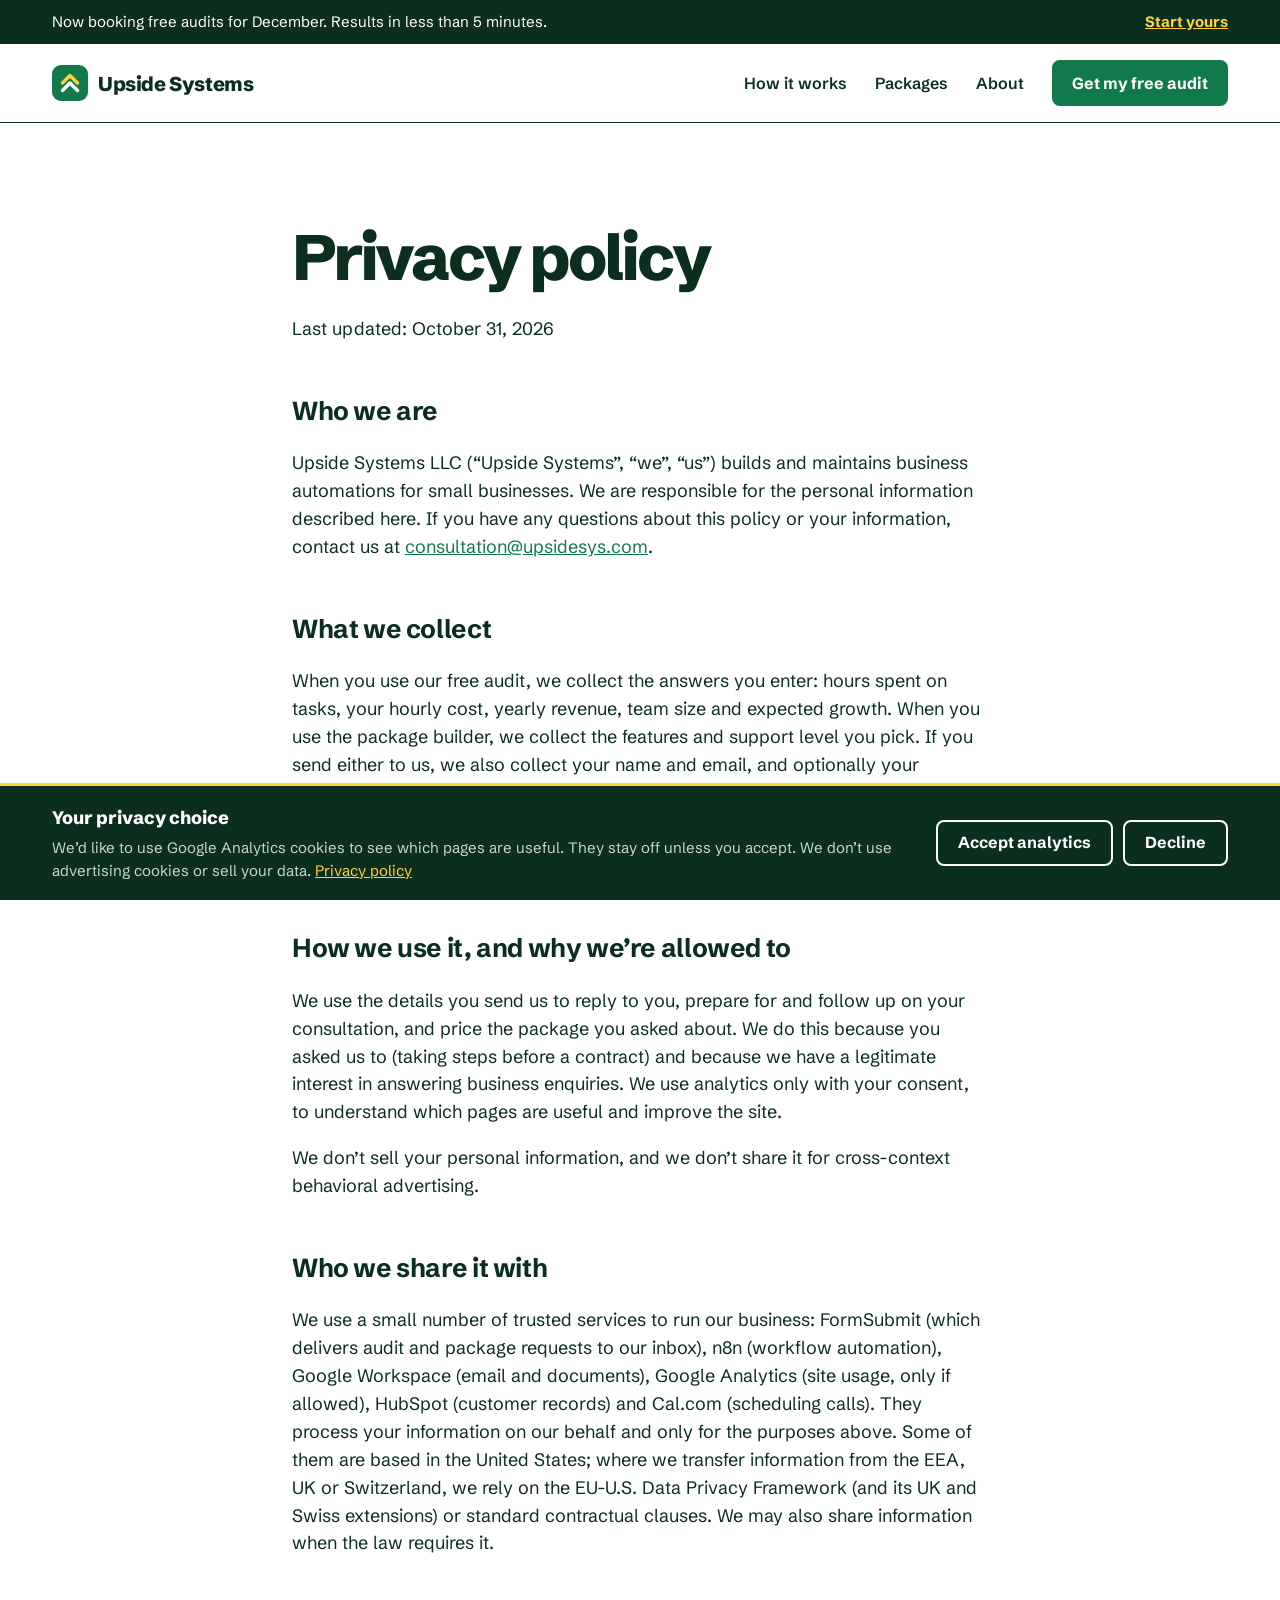
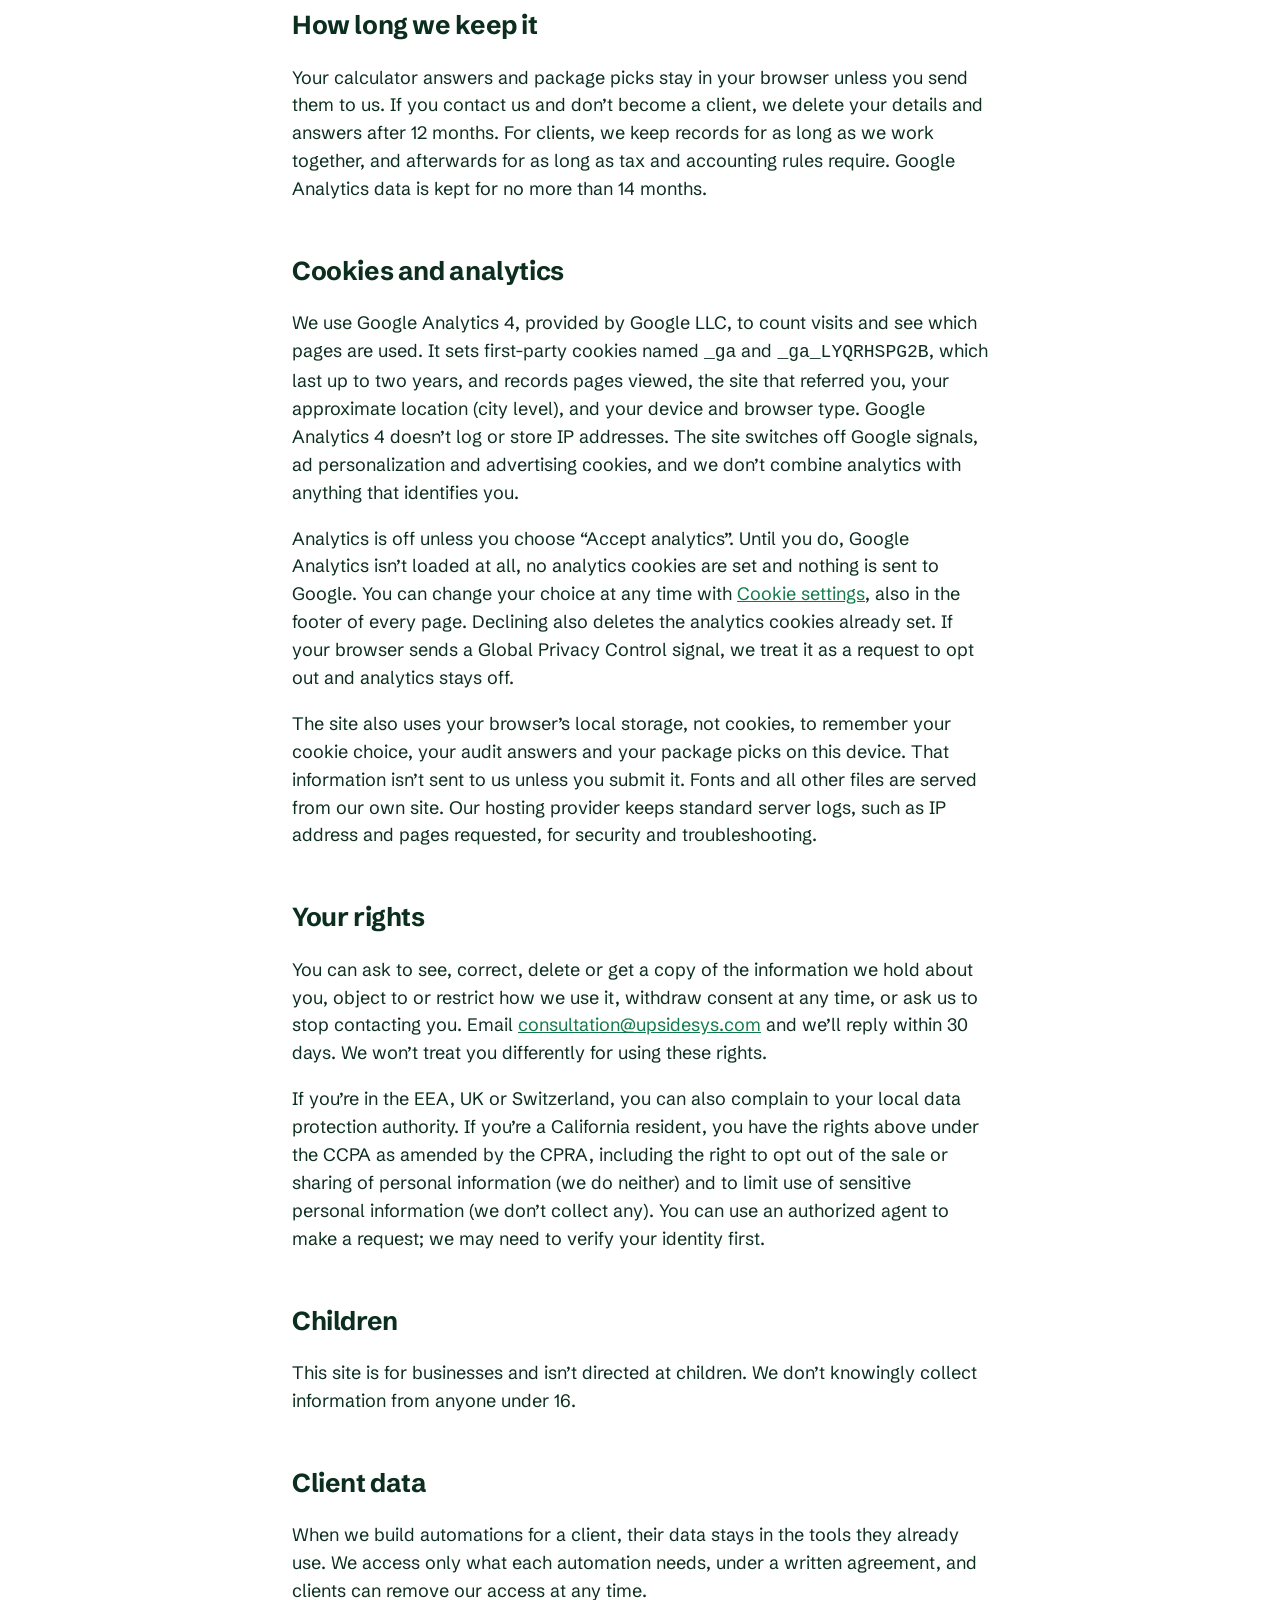
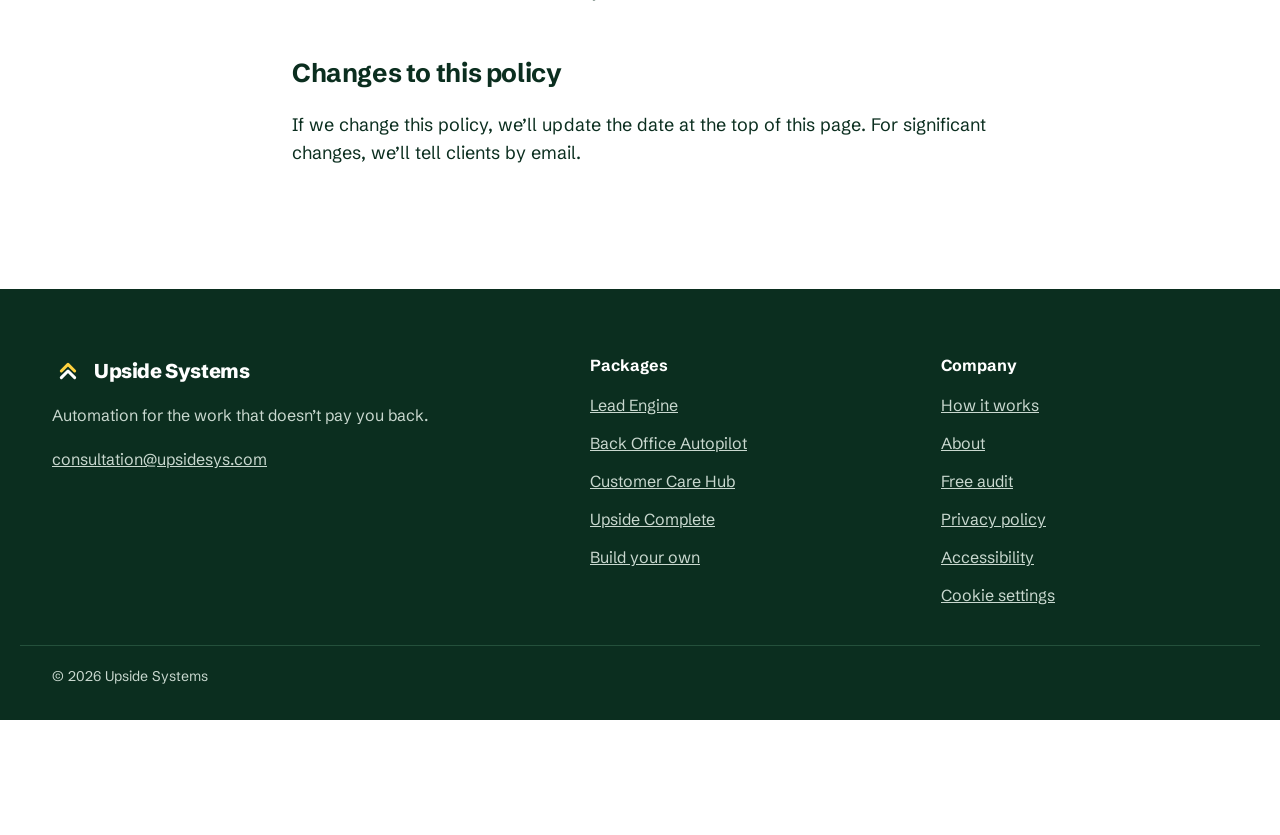
<file: privacy.html>
<!doctype html>
<html lang="en">
<head>
<meta charset="utf-8">
<script>
/* Analytics consent. Google Analytics is off for everyone until they choose "Accept analytics",
   and never loads for browsers sending Global Privacy Control. Until then gtag.js isn't fetched,
   so no cookies are set and nothing is sent to Google. The banner lives in assets/site.js. */
window.dataLayer = window.dataLayer || [];
function gtag(){dataLayer.push(arguments);}
gtag("consent", "default", { analytics_storage: "denied", ad_storage: "denied", ad_user_data: "denied", ad_personalization: "denied" });
// No Google signals, ad personalization or ad identifiers, whatever the Analytics account settings say
gtag("set", "allow_google_signals", false);
gtag("set", "allow_ad_personalization_signals", false);
gtag("set", "ads_data_redaction", true);
window.upsideAnalytics = function () {
  if (window.upsideAnalytics.on || navigator.globalPrivacyControl === true) return;
  window.upsideAnalytics.on = true;
  gtag("consent", "update", { analytics_storage: "granted" });
  var s = document.createElement("script");
  s.async = true; s.src = "https://www.googletagmanager.com/gtag/js?id=G-LYQRHSPG2B";
  document.head.appendChild(s);
};
try { if (localStorage.getItem("upside-consent") === "granted") window.upsideAnalytics(); } catch (e) {}
</script>
<!-- Google tag (gtag.js) -->
<!-- gtag.js itself is loaded by window.upsideAnalytics above, only after consent -->
<script>
  window.dataLayer = window.dataLayer || [];
  function gtag(){dataLayer.push(arguments);}
  gtag('js', new Date());

  gtag('config', 'G-LYQRHSPG2B');
</script>
<meta name="viewport" content="width=device-width, initial-scale=1">
<title>Privacy policy | Upside Systems</title>
<meta name="description" content="How Upside Systems collects and uses your information.">
<meta property="og:title" content="Privacy policy | Upside Systems">
<meta property="og:description" content="How Upside Systems collects and uses your information.">
<meta property="og:type" content="website">
<meta property="og:url" content="https://upsidesys.com/privacy.html">
<link rel="canonical" href="https://upsidesys.com/privacy.html">
<meta property="og:site_name" content="Upside Systems">
<meta name="twitter:card" content="summary">
<meta name="theme-color" content="#0B2E1F">
<link rel="icon" href="assets/favicon.svg" type="image/svg+xml">
<link rel="stylesheet" href="assets/fonts.css">
<link rel="stylesheet" href="assets/styles.css">
<script>if(window.matchMedia&&matchMedia("(prefers-reduced-motion: no-preference)").matches&&"IntersectionObserver" in window)document.documentElement.classList.add("motion")</script>
</head>
<body>
<a class="skip" href="#main">Skip to content</a>
<div class="topbar" role="region" aria-label="Announcement"><div class="wrap"><span>Now booking free audits for <span data-month>this month</span>. Results in less than 5 minutes.</span><a href="audit.html">Start yours</a></div></div>
<header class="site-header"><div class="wrap header-in">
<a class="brand" href="index.html" aria-label="Upside Systems home"><svg viewBox="0 0 48 48" aria-hidden="true"><rect width="48" height="48" rx="12" fill="#127A4A"/><path d="M14 34 L24 24 L34 34" fill="none" stroke="#FFFFFF" stroke-width="4.5" stroke-linecap="round" stroke-linejoin="round"/><path d="M14 24 L24 14 L34 24" fill="none" stroke="#FFD23F" stroke-width="4.5" stroke-linecap="round" stroke-linejoin="round"/></svg><span>Upside Systems</span></a>
<button class="menu-btn" type="button" aria-label="Menu" aria-expanded="false" aria-controls="site-nav"><span class="menu-icon" aria-hidden="true"><i></i><i></i><i></i></span><span class="menu-label">Menu</span></button>
<nav class="site-nav" id="site-nav" aria-label="Main">
<a href="index.html#how">How it works</a>
<a href="packages.html">Packages</a>
<a href="about.html">About</a>
<a class="btn btn-primary btn-sm" href="audit.html">Get my free audit</a>
</nav>
</div></header>
<main id="main"><section class="wrap section prose">
<h1 class="h1" style="font-size:clamp(40px,5vw,64px)">Privacy policy</h1>
<p>Last updated: October 31, 2026</p>
<h2>Who we are</h2><p>Upside Systems LLC (“Upside Systems”, “we”, “us”) builds and maintains business automations for small businesses. We are responsible for the personal information described here. If you have any questions about this policy or your information, contact us at <a href="mailto:consultation@upsidesys.com">consultation@upsidesys.com</a>.</p>
<h2>What we collect</h2><p>When you use our free audit, we collect the answers you enter: hours spent on tasks, your hourly cost, yearly revenue, team size and expected growth. When you use the package builder, we collect the features and support level you pick. If you send either to us, we also collect your name and email, and optionally your business name, phone number and message.</p><p>If you allow analytics, we also collect how the site is used, as described under <a href="#cookies">Cookies and analytics</a>.</p>
<h2>How we use it, and why we’re allowed to</h2><p>We use the details you send us to reply to you, prepare for and follow up on your consultation, and price the package you asked about. We do this because you asked us to (taking steps before a contract) and because we have a legitimate interest in answering business enquiries. We use analytics only with your consent, to understand which pages are useful and improve the site.</p><p>We don’t sell your personal information, and we don’t share it for cross-context behavioral advertising.</p>
<h2>Who we share it with</h2><p>We use a small number of trusted services to run our business: FormSubmit (which delivers audit and package requests to our inbox), n8n (workflow automation), Google Workspace (email and documents), Google Analytics (site usage, only if allowed), HubSpot (customer records) and Cal.com (scheduling calls). They process your information on our behalf and only for the purposes above. Some of them are based in the United States; where we transfer information from the EEA, UK or Switzerland, we rely on the EU-U.S. Data Privacy Framework (and its UK and Swiss extensions) or standard contractual clauses. We may also share information when the law requires it.</p>
<h2>How long we keep it</h2><p>Your calculator answers and package picks stay in your browser unless you send them to us. If you contact us and don’t become a client, we delete your details and answers after 12 months. For clients, we keep records for as long as we work together, and afterwards for as long as tax and accounting rules require. Google Analytics data is kept for no more than 14 months.</p>
<h2 id="cookies">Cookies and analytics</h2><p>We use Google Analytics 4, provided by Google LLC, to count visits and see which pages are used. It sets first-party cookies named <code>_ga</code> and <code>_ga_LYQRHSPG2B</code>, which last up to two years, and records pages viewed, the site that referred you, your approximate location (city level), and your device and browser type. Google Analytics 4 doesn’t log or store IP addresses. The site switches off Google signals, ad personalization and advertising cookies, and we don’t combine analytics with anything that identifies you.</p>
<p>Analytics is off unless you choose “Accept analytics”. Until you do, Google Analytics isn’t loaded at all, no analytics cookies are set and nothing is sent to Google. You can change your choice at any time with <button class="link-button" type="button" data-cookie-settings>Cookie settings</button>, also in the footer of every page. Declining also deletes the analytics cookies already set. If your browser sends a Global Privacy Control signal, we treat it as a request to opt out and analytics stays off.</p>
<p>The site also uses your browser’s local storage, not cookies, to remember your cookie choice, your audit answers and your package picks on this device. That information isn’t sent to us unless you submit it. Fonts and all other files are served from our own site. Our hosting provider keeps standard server logs, such as IP address and pages requested, for security and troubleshooting.</p>
<h2>Your rights</h2><p>You can ask to see, correct, delete or get a copy of the information we hold about you, object to or restrict how we use it, withdraw consent at any time, or ask us to stop contacting you. Email <a href="mailto:consultation@upsidesys.com">consultation@upsidesys.com</a> and we’ll reply within 30 days. We won’t treat you differently for using these rights.</p><p>If you’re in the EEA, UK or Switzerland, you can also complain to your local data protection authority. If you’re a California resident, you have the rights above under the CCPA as amended by the CPRA, including the right to opt out of the sale or sharing of personal information (we do neither) and to limit use of sensitive personal information (we don’t collect any). You can use an authorized agent to make a request; we may need to verify your identity first.</p>
<h2>Children</h2><p>This site is for businesses and isn’t directed at children. We don’t knowingly collect information from anyone under 16.</p>
<h2>Client data</h2><p>When we build automations for a client, their data stays in the tools they already use. We access only what each automation needs, under a written agreement, and clients can remove our access at any time.</p>
<h2>Changes to this policy</h2><p>If we change this policy, we’ll update the date at the top of this page. For significant changes, we’ll tell clients by email.</p>
</section></main>
<footer class="site-footer">
<div class="wrap footer-in">
<div class="footer-brand">
<a class="brand" href="index.html"><svg viewBox="0 0 48 48" aria-hidden="true"><path d="M14 34 L24 24 L34 34" fill="none" stroke="#FFFFFF" stroke-width="4.5" stroke-linecap="round" stroke-linejoin="round"/><path d="M14 24 L24 14 L34 24" fill="none" stroke="#FFD23F" stroke-width="4.5" stroke-linecap="round" stroke-linejoin="round"/></svg><span>Upside Systems</span></a>
<span>Automation for the work that doesn’t pay you back.</span>
<a href="mailto:consultation@upsidesys.com">consultation@upsidesys.com</a>
</div>
<nav class="footer-col" aria-label="Packages">
<strong>Packages</strong>
<a href="packages.html#lead">Lead Engine</a>
<a href="packages.html#office">Back Office Autopilot</a>
<a href="packages.html#care">Customer Care Hub</a>
<a href="packages.html#complete">Upside Complete</a>
<a href="packages.html#custom">Build your own</a>
</nav>
<nav class="footer-col" aria-label="Company">
<strong>Company</strong>
<a href="index.html#how">How it works</a>
<a href="about.html">About</a>
<a href="audit.html">Free audit</a>
<a href="privacy.html">Privacy policy</a>
<a href="accessibility.html">Accessibility</a>
<button class="footer-link" type="button" data-cookie-settings>Cookie settings</button>
</nav>
</div>
<div class="wrap footer-base">© <span data-year>2026</span> Upside Systems</div>
</footer>
<script src="assets/site.js" defer></script>
</body>
</html>
</file>
<file: assets/fonts.css>
/* Self-hosted fonts (latin and latin-ext subsets) so pages make no request to Google. */
@font-face {font-family: 'Caveat';font-style: normal;font-weight: 600;font-display: swap;src: url(fonts/caveat-normal-latin-ext-3daa38.woff2) format('woff2');unicode-range: U+0100-02BA, U+02BD-02C5, U+02C7-02CC, U+02CE-02D7, U+02DD-02FF, U+0304, U+0308, U+0329, U+1D00-1DBF, U+1E00-1E9F, U+1EF2-1EFF, U+2020, U+20A0-20AB, U+20AD-20C4, U+2113, U+2C60-2C7F, U+A720-A7FF;}
@font-face {font-family: 'Caveat';font-style: normal;font-weight: 600;font-display: swap;src: url(fonts/caveat-normal-latin-2ddf82.woff2) format('woff2');unicode-range: U+0000-00FF, U+0131, U+0152-0153, U+02BB-02BC, U+02C6, U+02DA, U+02DC, U+0304, U+0308, U+0329, U+2000-206F, U+20AC, U+2122, U+2191, U+2193, U+2212, U+2215, U+FEFF, U+FFFD;}
@font-face {font-family: 'IBM Plex Mono';font-style: normal;font-weight: 400;font-display: swap;src: url(fonts/ibm-plex-mono-normal-latin-ext-7f25d9.woff2) format('woff2');unicode-range: U+0100-02BA, U+02BD-02C5, U+02C7-02CC, U+02CE-02D7, U+02DD-02FF, U+0304, U+0308, U+0329, U+1D00-1DBF, U+1E00-1E9F, U+1EF2-1EFF, U+2020, U+20A0-20AB, U+20AD-20C4, U+2113, U+2C60-2C7F, U+A720-A7FF;}
@font-face {font-family: 'IBM Plex Mono';font-style: normal;font-weight: 400;font-display: swap;src: url(fonts/ibm-plex-mono-normal-latin-d196e8.woff2) format('woff2');unicode-range: U+0000-00FF, U+0131, U+0152-0153, U+02BB-02BC, U+02C6, U+02DA, U+02DC, U+0304, U+0308, U+0329, U+2000-206F, U+20AC, U+2122, U+2191, U+2193, U+2212, U+2215, U+FEFF, U+FFFD;}
@font-face {font-family: 'IBM Plex Mono';font-style: normal;font-weight: 700;font-display: swap;src: url(fonts/ibm-plex-mono-normal-latin-ext-7ab09a.woff2) format('woff2');unicode-range: U+0100-02BA, U+02BD-02C5, U+02C7-02CC, U+02CE-02D7, U+02DD-02FF, U+0304, U+0308, U+0329, U+1D00-1DBF, U+1E00-1E9F, U+1EF2-1EFF, U+2020, U+20A0-20AB, U+20AD-20C4, U+2113, U+2C60-2C7F, U+A720-A7FF;}
@font-face {font-family: 'IBM Plex Mono';font-style: normal;font-weight: 700;font-display: swap;src: url(fonts/ibm-plex-mono-normal-latin-54e437.woff2) format('woff2');unicode-range: U+0000-00FF, U+0131, U+0152-0153, U+02BB-02BC, U+02C6, U+02DA, U+02DC, U+0304, U+0308, U+0329, U+2000-206F, U+20AC, U+2122, U+2191, U+2193, U+2212, U+2215, U+FEFF, U+FFFD;}
@font-face {font-family: 'Schibsted Grotesk';font-style: italic;font-weight: 500;font-display: swap;src: url(fonts/schibsted-grotesk-italic-latin-ext-713a54.woff2) format('woff2');unicode-range: U+0100-02BA, U+02BD-02C5, U+02C7-02CC, U+02CE-02D7, U+02DD-02FF, U+0304, U+0308, U+0329, U+1D00-1DBF, U+1E00-1E9F, U+1EF2-1EFF, U+2020, U+20A0-20AB, U+20AD-20C4, U+2113, U+2C60-2C7F, U+A720-A7FF;}
@font-face {font-family: 'Schibsted Grotesk';font-style: italic;font-weight: 500;font-display: swap;src: url(fonts/schibsted-grotesk-italic-latin-84a6f6.woff2) format('woff2');unicode-range: U+0000-00FF, U+0131, U+0152-0153, U+02BB-02BC, U+02C6, U+02DA, U+02DC, U+0304, U+0308, U+0329, U+2000-206F, U+20AC, U+2122, U+2191, U+2193, U+2212, U+2215, U+FEFF, U+FFFD;}
@font-face {font-family: 'Schibsted Grotesk';font-style: normal;font-weight: 400;font-display: swap;src: url(fonts/schibsted-grotesk-normal-latin-ext-a6caa6.woff2) format('woff2');unicode-range: U+0100-02BA, U+02BD-02C5, U+02C7-02CC, U+02CE-02D7, U+02DD-02FF, U+0304, U+0308, U+0329, U+1D00-1DBF, U+1E00-1E9F, U+1EF2-1EFF, U+2020, U+20A0-20AB, U+20AD-20C4, U+2113, U+2C60-2C7F, U+A720-A7FF;}
@font-face {font-family: 'Schibsted Grotesk';font-style: normal;font-weight: 400;font-display: swap;src: url(fonts/schibsted-grotesk-normal-latin-f5ed7f.woff2) format('woff2');unicode-range: U+0000-00FF, U+0131, U+0152-0153, U+02BB-02BC, U+02C6, U+02DA, U+02DC, U+0304, U+0308, U+0329, U+2000-206F, U+20AC, U+2122, U+2191, U+2193, U+2212, U+2215, U+FEFF, U+FFFD;}
@font-face {font-family: 'Schibsted Grotesk';font-style: normal;font-weight: 500;font-display: swap;src: url(fonts/schibsted-grotesk-normal-latin-ext-a6caa6.woff2) format('woff2');unicode-range: U+0100-02BA, U+02BD-02C5, U+02C7-02CC, U+02CE-02D7, U+02DD-02FF, U+0304, U+0308, U+0329, U+1D00-1DBF, U+1E00-1E9F, U+1EF2-1EFF, U+2020, U+20A0-20AB, U+20AD-20C4, U+2113, U+2C60-2C7F, U+A720-A7FF;}
@font-face {font-family: 'Schibsted Grotesk';font-style: normal;font-weight: 500;font-display: swap;src: url(fonts/schibsted-grotesk-normal-latin-f5ed7f.woff2) format('woff2');unicode-range: U+0000-00FF, U+0131, U+0152-0153, U+02BB-02BC, U+02C6, U+02DA, U+02DC, U+0304, U+0308, U+0329, U+2000-206F, U+20AC, U+2122, U+2191, U+2193, U+2212, U+2215, U+FEFF, U+FFFD;}
@font-face {font-family: 'Schibsted Grotesk';font-style: normal;font-weight: 600;font-display: swap;src: url(fonts/schibsted-grotesk-normal-latin-ext-a6caa6.woff2) format('woff2');unicode-range: U+0100-02BA, U+02BD-02C5, U+02C7-02CC, U+02CE-02D7, U+02DD-02FF, U+0304, U+0308, U+0329, U+1D00-1DBF, U+1E00-1E9F, U+1EF2-1EFF, U+2020, U+20A0-20AB, U+20AD-20C4, U+2113, U+2C60-2C7F, U+A720-A7FF;}
@font-face {font-family: 'Schibsted Grotesk';font-style: normal;font-weight: 600;font-display: swap;src: url(fonts/schibsted-grotesk-normal-latin-f5ed7f.woff2) format('woff2');unicode-range: U+0000-00FF, U+0131, U+0152-0153, U+02BB-02BC, U+02C6, U+02DA, U+02DC, U+0304, U+0308, U+0329, U+2000-206F, U+20AC, U+2122, U+2191, U+2193, U+2212, U+2215, U+FEFF, U+FFFD;}
@font-face {font-family: 'Schibsted Grotesk';font-style: normal;font-weight: 700;font-display: swap;src: url(fonts/schibsted-grotesk-normal-latin-ext-a6caa6.woff2) format('woff2');unicode-range: U+0100-02BA, U+02BD-02C5, U+02C7-02CC, U+02CE-02D7, U+02DD-02FF, U+0304, U+0308, U+0329, U+1D00-1DBF, U+1E00-1E9F, U+1EF2-1EFF, U+2020, U+20A0-20AB, U+20AD-20C4, U+2113, U+2C60-2C7F, U+A720-A7FF;}
@font-face {font-family: 'Schibsted Grotesk';font-style: normal;font-weight: 700;font-display: swap;src: url(fonts/schibsted-grotesk-normal-latin-f5ed7f.woff2) format('woff2');unicode-range: U+0000-00FF, U+0131, U+0152-0153, U+02BB-02BC, U+02C6, U+02DA, U+02DC, U+0304, U+0308, U+0329, U+2000-206F, U+20AC, U+2122, U+2191, U+2193, U+2212, U+2215, U+FEFF, U+FFFD;}
@font-face {font-family: 'Schibsted Grotesk';font-style: normal;font-weight: 800;font-display: swap;src: url(fonts/schibsted-grotesk-normal-latin-ext-a6caa6.woff2) format('woff2');unicode-range: U+0100-02BA, U+02BD-02C5, U+02C7-02CC, U+02CE-02D7, U+02DD-02FF, U+0304, U+0308, U+0329, U+1D00-1DBF, U+1E00-1E9F, U+1EF2-1EFF, U+2020, U+20A0-20AB, U+20AD-20C4, U+2113, U+2C60-2C7F, U+A720-A7FF;}
@font-face {font-family: 'Schibsted Grotesk';font-style: normal;font-weight: 800;font-display: swap;src: url(fonts/schibsted-grotesk-normal-latin-f5ed7f.woff2) format('woff2');unicode-range: U+0000-00FF, U+0131, U+0152-0153, U+02BB-02BC, U+02C6, U+02DA, U+02DC, U+0304, U+0308, U+0329, U+2000-206F, U+20AC, U+2122, U+2191, U+2193, U+2212, U+2215, U+FEFF, U+FFFD;}
</file>
<file: assets/styles.css>
/* Upside Systems – site styles */
:root{
  --white:#FFFFFF; --mist:#F5F8F4; --green:#127A4A; --green-hover:#0E623B;
  --ink:#0B2E1F; --muted:#4A5E53; --rule:#DCE5DF; --rule-mid:#C9D8CF; --rule-dark:#9DB3A5;
  --yellow:#FFD23F; --yellow-soft:#FFF6CC; --yellow-line:#F0D35A; --pale-green:#EEF3EF;
  --on-dark:#C9D8CF; --base-line:#7A9184; --field-line:#728B7D; --danger:#B42318;
  --font:"Schibsted Grotesk","Helvetica Neue",Arial,sans-serif;
  --mono:"IBM Plex Mono","Courier New",monospace;
  --script:Caveat,"Segoe Print",cursive;
  color-scheme:light;
}
*,*::before,*::after{box-sizing:border-box}
html{scroll-behavior:smooth}
@media (prefers-reduced-motion:reduce){html{scroll-behavior:auto}*{transition:none!important;animation:none!important}}
body{margin:0;background:var(--white);color:var(--ink);font-family:var(--font);font-size:18px;line-height:1.55;-webkit-font-smoothing:antialiased;text-wrap:pretty}
img{max-width:100%;display:block}
a{color:var(--green)}
a:hover{color:var(--ink)}
:focus-visible{outline:3px solid var(--green);outline-offset:3px}
h1,h2,h3{text-wrap:balance}
.wrap{max-width:1240px;margin:0 auto;padding-left:32px;padding-right:32px}
@media (max-width:640px){.wrap{padding-left:20px;padding-right:20px}body{font-size:17px}}
.section{padding-top:104px;padding-bottom:104px}
@media (max-width:640px){.section{padding-top:64px;padding-bottom:64px}}
.bg-mist{background:var(--mist)}
.bg-green{background:var(--green);color:var(--white)}
.bg-ink{background:var(--ink);color:var(--white)}
.bg-yellow{background:var(--yellow)}
.muted{color:var(--muted)}
.skip{position:absolute;left:-9999px;top:0;background:var(--yellow);color:var(--ink);padding:12px 16px;z-index:100;font-weight:700}
.skip:focus{left:12px;top:12px}

.h1{margin:0 0 28px;font-size:clamp(46px,7vw,96px);line-height:.94;letter-spacing:-.045em;font-weight:800}
.h2{margin:0;font-size:clamp(32px,4.2vw,56px);line-height:1.02;letter-spacing:-.035em;font-weight:800}
.h3{margin:0 0 8px;font-size:22px;font-weight:800;line-height:1.2}
.lede{font-size:21px;color:var(--muted);margin:0 0 36px;max-width:560px}
.head-row{display:flex;flex-wrap:wrap;gap:20px 64px;align-items:end;margin-bottom:44px}
.head-row .h2{flex:1 1 560px}
.head-row p{flex:1 1 320px;margin:0;color:var(--muted)}

/* Buttons */
.btn{display:inline-flex;align-items:center;justify-content:center;min-height:56px;padding:0 28px;border-radius:8px;font:inherit;font-weight:700;text-decoration:none;cursor:pointer;border:0;transition:background .15s}
.btn-sm{min-height:46px;padding:0 20px;font-size:16px}
.btn-primary{background:var(--green);color:var(--white)}
.btn-primary:hover{background:var(--green-hover);color:var(--white)}
.btn-dark{background:var(--ink);color:var(--white)}
.btn-dark:hover{background:#163F2C;color:var(--white)}
.btn-outline{background:transparent;color:var(--ink);border:2px solid var(--ink)}
.btn-outline:hover{background:var(--ink);color:var(--white)}
.btn[disabled]{opacity:.6;cursor:progress}
.link-strong{font-weight:700;min-height:44px;display:inline-flex;align-items:center}

/* Top bar + header */
.topbar{background:var(--ink);color:var(--white);font-size:15px}
.topbar .wrap{display:flex;flex-wrap:wrap;justify-content:space-between;gap:6px 24px;padding-top:10px;padding-bottom:10px}
.topbar a{color:var(--yellow);font-weight:700;display:inline-flex;align-items:center;min-height:24px}
.topbar a:hover{color:var(--white)}
.site-header{border-bottom:1.5px solid var(--ink);background:var(--white);position:relative;z-index:20}
.header-in{display:flex;align-items:center;justify-content:space-between;gap:12px 32px;padding-top:16px;padding-bottom:16px}
.brand{display:flex;align-items:center;gap:10px;text-decoration:none;color:var(--ink);min-height:44px;font-weight:800;font-size:20px;letter-spacing:-.02em}
.brand:hover{color:var(--ink)}
.brand svg{width:36px;height:36px;flex:none}
.site-nav{display:flex;align-items:center;gap:4px 28px}
.site-nav a:not(.btn){color:var(--ink);text-decoration:none;font-weight:600;font-size:16px;min-height:44px;display:inline-flex;align-items:center}
.site-nav a[aria-current="page"]{box-shadow:inset 0 -4px 0 var(--yellow);font-weight:700}
.menu-btn{display:none;min-height:44px;padding:0 14px;gap:10px;border:2px solid var(--ink);border-radius:8px;background:var(--white);font:inherit;font-size:16px;font-weight:700;color:var(--ink);cursor:pointer;-webkit-tap-highlight-color:transparent}
.menu-icon{position:relative;width:18px;height:14px;display:inline-block}
.menu-icon i{position:absolute;left:0;width:100%;height:2.5px;border-radius:2px;background:currentColor;transition:transform .2s ease,opacity .2s ease,top .2s ease}
.menu-icon i:nth-child(1){top:0}
.menu-icon i:nth-child(2){top:5.75px}
.menu-icon i:nth-child(3){top:11.5px}
.menu-btn[aria-expanded="true"] .menu-icon i:nth-child(1){top:5.75px;transform:rotate(45deg)}
.menu-btn[aria-expanded="true"] .menu-icon i:nth-child(2){opacity:0}
.menu-btn[aria-expanded="true"] .menu-icon i:nth-child(3){top:5.75px;transform:rotate(-45deg)}
@media (max-width:860px){
  .menu-btn{display:inline-flex;align-items:center}
  .site-nav{display:none;position:absolute;left:0;right:0;top:100%;background:var(--white);border-bottom:1.5px solid var(--ink);box-shadow:0 24px 40px -24px rgba(11,46,31,.45);flex-direction:column;align-items:stretch;padding:8px 20px 24px;gap:0;overflow-y:auto;overscroll-behavior:contain}
  .site-nav.open{display:flex;animation:nav-in .18s ease-out}
  .site-nav a:not(.btn){font-size:19px;min-height:56px;border-bottom:1px solid var(--rule)}
  .site-nav a[aria-current="page"]{box-shadow:inset 4px 0 0 var(--yellow);padding-left:14px}
  .site-nav .btn{margin-top:20px;width:100%;justify-content:center;min-height:52px;font-size:18px}
  .site-header{position:sticky;top:0}
  [id]{scroll-margin-top:84px}
  body.nav-open{overflow:hidden}
  .nav-scrim{position:fixed;inset:0;background:rgba(11,46,31,.35);z-index:15}
}
@media (max-width:380px){.brand{font-size:18px}.brand svg{width:32px;height:32px}.menu-btn .menu-label{display:none}.menu-btn{padding:0 12px}}
@keyframes nav-in{from{opacity:0;transform:translateY(-6px)}to{opacity:1;transform:none}}
@media (prefers-reduced-motion:reduce){.site-nav.open{animation:none}.menu-icon i{transition:none}}

/* Hero */
.hero{background-color:var(--white);background-image:linear-gradient(var(--pale-green) 1px,transparent 1px),linear-gradient(90deg,var(--pale-green) 1px,transparent 1px);background-size:32px 32px}
.hero-in{display:flex;flex-wrap:wrap;align-items:center;justify-content:space-between;gap:64px;padding-top:80px;padding-bottom:96px}
.hero-copy{flex:1 1 560px;min-width:0}
.hero-copy .h1{max-width:720px}
.hero-actions{display:flex;flex-wrap:wrap;align-items:center;gap:16px 28px}
.hero-actions .link-strong{color:var(--ink)}
@media (max-width:640px){.hero-in{padding-top:48px;padding-bottom:64px;gap:48px}}

/* Receipt */
.receipt-wrap{position:relative;flex:0 1 430px;min-width:0;padding:28px 0 0 28px}
.receipt-wrap::before{content:"";position:absolute;left:0;top:0;right:36px;bottom:60px;background:var(--green);border-radius:6px}
.receipt-tilt{position:relative;transform:rotate(-1.6deg);filter:drop-shadow(0 22px 28px rgba(11,46,31,.28))}
.receipt{background:var(--white);padding:30px 28px 20px;font-family:var(--mono);font-size:14.5px;line-height:1.7}
.receipt-head{display:flex;justify-content:space-between;align-items:baseline;gap:12px;margin-bottom:4px}
.receipt-head strong{font-size:16px}
.receipt small{display:block;color:var(--muted);font-size:13px}
.receipt-block{border-top:1.5px dashed var(--rule-dark);margin-top:10px;padding-top:10px}
.rl{display:flex;gap:12px;align-items:baseline}
.rl span:first-child{flex:1 1 auto}
.rl span:nth-child(2){flex:0 0 56px;text-align:right}
.rl span:nth-child(3){flex:0 0 84px;text-align:right}
.rl.bold{font-weight:700}
.rl.green{color:var(--green)}
.receipt-total{display:flex;justify-content:space-between;align-items:baseline;gap:12px;padding-top:14px}
.receipt-total strong:last-child{background:var(--yellow);padding:2px 8px;font-size:17px}
.receipt-note{margin-top:14px;font-size:12.5px;color:var(--muted)}
.receipt-edge{display:block;width:100%;height:12px}
@media (max-width:420px){.receipt{font-size:13px;padding:24px 18px 16px}.rl span:nth-child(2){flex-basis:48px}.rl span:nth-child(3){flex-basis:74px}}

/* Scenarios */
.scenarios{list-style:none;margin:40px 0 0;padding:0;border-bottom:1.5px solid var(--ink)}
.scenarios li{display:flex;flex-wrap:wrap;gap:6px 40px;padding:26px 0;border-top:1.5px solid var(--ink);align-items:baseline}
.scenarios strong{flex:1 1 460px;font-size:clamp(22px,2.3vw,30px);line-height:1.2;letter-spacing:-.015em}
.scenarios span{flex:1 1 360px;color:var(--muted)}

/* Workflow demo */
.flow{display:flex;flex-wrap:wrap;align-items:center;row-gap:12px;margin-bottom:40px}
.flow-node{display:flex;align-items:center}
.flow-node span{background:var(--white);border:1.5px solid var(--ink);border-radius:8px;padding:8px 14px;font-size:15px;font-weight:700;white-space:nowrap}
.flow-node:last-child span{background:var(--yellow)}
.flow-node:not(:last-child)::after{content:"";width:28px;height:1.5px;background:var(--ink);display:block}
/* Once site.js draws the connector as one SVG line, it routes around wrapped rows */
.flow.drawn{position:relative;column-gap:28px}
.flow.drawn .flow-node::after{display:none}
.flow.drawn.wrapped{row-gap:32px;padding:0 16px}
.flow.drawn .flow-node span{position:relative;z-index:1}
.flow-line{position:absolute;left:0;top:0;overflow:visible;pointer-events:none;z-index:0}
.flow-line path{fill:none;stroke:var(--ink);stroke-width:1.5;stroke-linejoin:round}
.demo{display:flex;flex-wrap:wrap;gap:32px 48px;align-items:flex-start}
.email{flex:1 1 440px;min-width:0;background:var(--white);border:1px solid var(--rule-mid);border-radius:10px;overflow:hidden;box-shadow:0 12px 30px -20px rgba(11,46,31,.4)}
.email-bar{background:#F3F5F4;padding:10px 16px;display:flex;gap:6px;border-bottom:1px solid var(--rule)}
.email-bar span{width:10px;height:10px;border-radius:50%;background:var(--rule-mid)}
.email-meta{padding:18px 22px;font-size:15px;border-bottom:1px solid #E6EDE8;display:flex;flex-direction:column;gap:4px}
.email-meta b{color:var(--muted);font-weight:400;display:inline-block;width:64px}
.email-meta .subject{font-weight:700;margin-top:6px}
.email-body{padding:20px 22px 24px;font-size:16px;display:flex;flex-direction:column;gap:12px}
.email-body p{margin:0}
.email-body .fake-btn{align-self:flex-start;background:var(--green);color:var(--white);font-weight:700;padding:10px 18px;border-radius:6px}
.phone{flex:0 1 300px;min-width:0;align-self:center;background:var(--ink);border-radius:36px;padding:12px}
.phone-screen{background:var(--mist);border-radius:26px;padding:22px 16px 26px;display:flex;flex-direction:column;gap:10px;font-size:15px;line-height:1.45}
.phone-title{text-align:center;font-size:13px;color:var(--muted);font-weight:600}
.bubble{align-self:flex-start;max-width:88%;background:var(--white);border:1px solid var(--rule);border-radius:16px 16px 16px 4px;padding:10px 12px}
.bubble.hot{background:var(--yellow);border-color:var(--yellow);font-weight:700}
.phone-time{text-align:center;font-size:12px;color:var(--muted);margin-top:4px}

/* Jobs */
.jobs{display:grid;grid-template-columns:repeat(auto-fit,minmax(min(300px,100%),1fr));gap:40px 48px}
.jobs ul{list-style:none;margin:0;padding:0;font-size:17px;border-bottom:1px solid var(--rule-mid)}
.jobs li{padding:11px 0;border-top:1px solid var(--rule-mid)}
.jobs .sub{margin:0 0 16px;font-size:15px;color:var(--muted)}

/* Statement band */
.statement{display:flex;flex-wrap:wrap;gap:32px 80px;align-items:center}
.statement p:first-child{flex:2 1 620px;margin:0;font-size:clamp(28px,3.6vw,48px);line-height:1.12;letter-spacing:-.025em;font-weight:700}
.statement p:last-child{flex:1 1 280px;margin:0;color:#E3F0E8}

/* Industries */
.industries{display:grid;grid-template-columns:repeat(auto-fit,minmax(min(260px,100%),1fr));gap:0 40px}
.industries > div{padding:28px 0;border-top:3px solid var(--green)}
.industries p{margin:0;color:var(--muted)}

/* Timeline */
.timeline{list-style:none;margin:56px 0 0;padding:0;display:grid;grid-template-columns:repeat(auto-fit,minmax(min(200px,100%),1fr));gap:40px 24px}
.timeline li{position:relative;padding-top:44px;min-width:0}
.timeline li::before{content:"";position:absolute;top:9px;left:0;right:-24px;height:2px;background:var(--rule-mid)}
.timeline li:last-child::before{display:none}
.timeline .dot{position:absolute;top:0;left:0;width:20px;height:20px;border-radius:50%;background:var(--green);border:3px solid var(--mist);box-shadow:0 0 0 1.5px var(--green)}
.timeline li:last-child .dot{background:var(--yellow)}
.timeline .step-n{display:block;font-size:14px;font-weight:700;color:var(--muted);margin-bottom:4px}
.timeline p{margin:0;font-size:16px;color:var(--muted)}

/* Report */
.split{display:flex;flex-wrap:wrap;gap:48px 72px;align-items:center}
.split > .copy{flex:1 1 400px;min-width:0}
.report{flex:1 1 540px;min-width:0;background:var(--white);border:1.5px solid var(--ink);border-radius:4px;box-shadow:10px 10px 0 var(--yellow)}
.report-head{padding:20px 28px;display:flex;justify-content:space-between;align-items:baseline;gap:12px;flex-wrap:wrap;border-bottom:1.5px solid var(--ink)}
.report-stats{display:grid;grid-template-columns:repeat(auto-fit,minmax(min(150px,100%),1fr));border-bottom:1px solid var(--rule-mid)}
.report-stats div{padding:20px 28px;border-right:1px solid var(--rule-mid)}
.report-stats div:last-child{border-right:0}
.report-stats small{display:block;font-size:14px;color:var(--muted)}
.report-stats strong{font-size:36px;letter-spacing:-.03em}
.report-bars{padding:22px 28px 26px;display:flex;flex-direction:column;gap:12px;font-size:16px}
.rbar{display:grid;grid-template-columns:minmax(120px,170px) 1fr 40px;gap:12px;align-items:center}
.rbar i{height:12px;background:var(--pale-green);border-radius:2px;display:block}
.rbar i b{display:block;height:12px;background:var(--green);border-radius:2px}
.rbar span:last-child{text-align:right;font-weight:700}
.report-next{margin:8px 0 0;font-size:15px;padding-top:14px;border-top:1px solid #E6EDE8}

/* Testimonial */
.quote-band{border-top:1.5px solid var(--ink);border-bottom:1.5px solid var(--ink)}
.quote-in{display:flex;flex-wrap:wrap;gap:40px 72px;align-items:center;padding-top:88px;padding-bottom:88px}
.ph{background:var(--mist);border:1.5px dashed var(--rule-dark);display:flex;align-items:center;justify-content:center;text-align:center;font-size:15px;color:var(--muted);padding:16px}
.quote-in .ph{flex:0 0 200px;height:240px}
.pledge-mark{flex:0 0 auto}
.pledge-mark svg{display:block;width:clamp(72px,10vw,120px);height:auto}
.quote-in figure{flex:1 1 560px;margin:0;min-width:0}
.quote-in blockquote{margin:0 0 20px;font-size:clamp(24px,3vw,40px);line-height:1.2;letter-spacing:-.02em;font-weight:500;font-style:italic}

/* Pricing rows */
.price-rows{border-bottom:1.5px solid var(--ink)}
.price-row{display:grid;grid-template-columns:repeat(auto-fit,minmax(min(220px,100%),1fr));gap:6px 24px;align-items:baseline;padding:22px 16px;border-top:1.5px solid var(--ink);text-decoration:none;color:var(--ink)}
.price-row:hover{background:var(--mist);color:var(--ink)}
.price-row.highlight{background:var(--yellow-soft)}
.price-row strong.name{font-size:22px;letter-spacing:-.01em}
.price-row .what{color:var(--muted)}
.price-row .go{color:var(--green);font-weight:700;margin-left:8px}

.monogram{flex-direction:column;gap:18px;border:0;background:var(--green) !important;color:var(--white);position:relative;background-image:linear-gradient(rgba(255,255,255,.07) 1px,transparent 1px),linear-gradient(90deg,rgba(255,255,255,.07) 1px,transparent 1px) !important;background-size:32px 32px !important;border-radius:6px}
.monogram span{font-size:clamp(64px,8vw,104px);white-space:nowrap;font-weight:800;letter-spacing:-.05em;line-height:1;color:var(--yellow)}
.monogram span em{font-style:normal;color:var(--white);opacity:.55;margin:0 .12em;font-weight:600}
.monogram small{font-size:16px;line-height:1.4;color:var(--white);font-weight:600}
.signature{margin:0;font-family:var(--script);font-size:40px;line-height:1;color:var(--green)}

/* FAQ */
.faq-wrap{display:flex;flex-wrap:wrap;gap:32px 80px}
.faq-wrap .h2{flex:1 1 300px}
.faq{flex:2 1 620px;min-width:0;border-bottom:1.5px solid var(--ink)}
.faq details{border-top:1.5px solid var(--ink);padding:20px 0}
.faq summary{font-weight:700;font-size:20px;cursor:pointer;list-style-position:outside}
.faq p{margin:12px 0 0;color:var(--muted);max-width:680px}

/* CTA band */
.cta-in{display:flex;flex-wrap:wrap;align-items:center;justify-content:space-between;gap:28px 48px;padding-top:88px;padding-bottom:88px}
.cta-in > div{flex:1 1 560px;min-width:0}
.cta-in p{margin:12px 0 0;font-size:20px}

/* Footer */
.site-footer{background:var(--ink);color:var(--on-dark);font-size:16px}
.footer-in{display:flex;flex-wrap:wrap;gap:40px 64px;padding-top:64px;padding-bottom:32px}
.footer-brand{flex:2 1 300px;display:flex;flex-direction:column;gap:14px}
.footer-brand .brand{color:var(--white)}
.footer-brand .brand:hover{color:var(--white)}
.footer-brand .brand svg{width:32px;height:32px}
.footer-col{flex:1 1 200px;display:flex;flex-direction:column;gap:2px}
.footer-col strong{color:var(--white);margin-bottom:8px}
.footer-col a,.footer-brand a{color:var(--on-dark);min-height:36px;display:inline-flex;align-items:center}
.footer-col a:hover,.footer-brand a:hover{color:var(--yellow)}
.footer-base{border-top:1px solid #24503B;padding-top:20px;padding-bottom:32px;font-size:14px}

/* Packages page */
.page-hero{padding-top:72px;padding-bottom:56px}
.page-hero .h1{font-size:clamp(40px,5.5vw,72px);line-height:1;max-width:820px;margin-bottom:20px}
.chips{display:flex;flex-wrap:wrap;gap:10px}
.chips a{border:1.5px solid var(--rule-mid);border-radius:999px;padding:0 18px;min-height:44px;display:inline-flex;align-items:center;text-decoration:none;color:var(--ink);font-weight:600;font-size:16px}
.chips a:hover{border-color:var(--ink)}
.chips a.dark{background:var(--ink);border-color:var(--ink);color:var(--white)}
.included{display:flex;flex-wrap:wrap;gap:32px 72px}
.included > div{flex:1 1 300px;min-width:0}
.included ul{flex:2 1 620px;min-width:0;list-style:none;margin:0;padding:0;border-bottom:1px solid var(--rule-dark);font-size:17px}
.included li{display:grid;grid-template-columns:minmax(150px,220px) 1fr;gap:6px 24px;padding:18px 0;border-top:1px solid var(--rule-dark)}
.included li span{color:var(--muted)}
@media (max-width:560px){.included li{grid-template-columns:1fr}}
.pkg{display:flex;flex-wrap:wrap;gap:32px;padding-top:72px;padding-bottom:72px;border-top:1.5px solid var(--rule)}
.pkg-intro{flex:1 1 280px;min-width:0;display:flex;flex-direction:column;gap:12px}
.pkg-intro .area{margin:0;font-size:15px;font-weight:700;color:var(--green)}
.pkg-intro h2{margin:0;font-size:38px;font-weight:800;letter-spacing:-.025em;line-height:1.08}
.pkg-intro p{margin:0;color:var(--muted)}
.pkg-intro .best{margin-top:8px;font-size:16px;padding:14px 16px;background:var(--mist);border-radius:4px;color:var(--ink)}
.tiers{flex:3 1 760px;min-width:0;display:flex;flex-wrap:wrap;gap:16px}
.tier{flex:1 1 240px;min-width:0;border:1.5px solid var(--rule-mid);border-radius:6px;padding:24px;display:flex;flex-direction:column;gap:16px}
.tier h3{margin:0;font-size:20px;font-weight:800}
.tier .price{margin:0;line-height:1.3}
.tier .price strong{font-size:32px;letter-spacing:-.02em}
.tier .price span{font-size:15px;color:var(--muted)}
.tier ul.feat{margin:0;padding-left:18px;font-size:16px;display:flex;flex-direction:column;gap:7px}
.tier ul.meta{list-style:none;margin:auto 0 0;padding:14px 0 0;border-top:1.5px solid #E6EDE8;font-size:14px;color:var(--muted);display:flex;flex-direction:column;gap:4px}
.tier ul.meta li{display:flex;justify-content:space-between;gap:8px}
.tier ul.meta strong{color:var(--ink)}
.complete{display:flex;flex-wrap:wrap;gap:40px 64px;align-items:center}
.complete > div:first-child{flex:1 1 480px;min-width:0}
.complete .kicker{margin:0 0 8px;font-size:15px;font-weight:700;color:var(--yellow)}
.complete .h2{margin-bottom:16px}
.complete p.intro{margin:0 0 24px;color:var(--on-dark);font-size:19px;max-width:520px}
.checks{margin:0;padding:0;list-style:none;display:flex;flex-direction:column;gap:10px;font-size:17px}
.checks li{display:flex;gap:10px;align-items:flex-start}
.checks svg{flex:none;margin-top:5px}
.complete-card{flex:1 1 360px;min-width:0;background:var(--white);color:var(--ink);border-radius:6px;padding:32px;display:flex;flex-direction:column;gap:18px}
.complete-card .price strong{font-size:44px;letter-spacing:-.03em}
.complete-card mark{background:var(--yellow);padding:2px 8px;font-weight:700;color:var(--ink)}

/* Custom package builder */
.builder-sec{padding-bottom:72px}
.b-grid{display:flex;flex-wrap:wrap;gap:32px;align-items:flex-start}
.b-picks{flex:3 1 620px;min-width:0;display:flex;flex-direction:column;gap:24px}
.b-sector{margin:0;padding:0;border:1.5px solid var(--rule-mid);border-radius:6px;min-width:0}
.b-sector legend{float:left;width:100%;padding:22px 24px 0;display:flex;flex-direction:column;gap:2px}
.b-sector legend .area{font-size:15px;font-weight:700;color:var(--green)}
.b-sector legend .name{font-size:26px;font-weight:800;letter-spacing:-.02em;line-height:1.15}
.b-head{clear:both;display:flex;flex-wrap:wrap;justify-content:space-between;align-items:center;gap:10px 16px;padding:10px 24px 16px}
.b-count{margin:0;font-size:15px;color:var(--muted)}
.b-count.on{color:var(--ink);font-weight:700}
.b-fill{display:flex;flex-wrap:wrap;align-items:center;gap:6px;font-size:14px;color:var(--muted)}
.b-fill button{font:inherit;font-weight:600;color:var(--ink);background:var(--white);border:1.5px solid var(--rule-mid);border-radius:999px;min-height:36px;padding:0 14px;cursor:pointer}
.b-fill button:hover{border-color:var(--ink)}
.b-items{list-style:none;margin:0;padding:0}
.b-item{display:flex;gap:14px;align-items:flex-start;padding:14px 24px;border-top:1px solid #E6EDE8;cursor:pointer}
.b-item:hover{background:var(--mist)}
.b-item input{flex:none;width:24px;height:24px;margin:1px 0 0;accent-color:var(--green);cursor:pointer}
.b-item:has(input:checked){background:#FFFBE6}
.b-text{display:flex;flex-direction:column;gap:4px;min-width:0}
.b-name{font-size:17px}
.b-item:has(input:checked) .b-name{font-weight:600}
.b-meta{display:flex;flex-wrap:wrap;align-items:center;gap:4px 10px;font-size:14px;color:var(--muted)}
.b-tier{font-size:12px;font-weight:700;text-transform:uppercase;letter-spacing:.04em;border-radius:4px;padding:1px 7px;background:var(--pale-green);color:var(--green)}
.b-tier.t2{background:var(--yellow-soft);color:#7A5B00}
.b-tier.t3{background:var(--ink);color:var(--white)}
.b-needs{flex-basis:100%}
.b-summary{flex:1 1 320px;min-width:0;position:sticky;top:24px;max-height:calc(100vh - 48px);overflow-y:auto;border:1.5px solid var(--ink);border-radius:6px;padding:28px;display:flex;flex-direction:column;gap:18px;background:var(--white)}
.b-summary h3{margin:0;font-size:24px;font-weight:800;letter-spacing:-.02em}
.b-summary h3:focus{outline:none}
.b-lines{list-style:none;margin:0;padding:0;display:flex;flex-direction:column;gap:6px;font-size:16px}
.b-lines:empty{display:none}
.b-lines li{display:flex;justify-content:space-between;gap:12px}
.b-care{margin:0;padding:0;border:0;display:flex;flex-direction:column;gap:8px}
.b-care legend{font-weight:700;padding:0;margin-bottom:8px}
.b-care-opt{display:flex;gap:10px;align-items:flex-start;padding:10px 12px;border:1.5px solid var(--rule-mid);border-radius:6px;cursor:pointer;font-size:15px}
.b-care-opt:has(input:checked){border-color:var(--green);background:var(--mist)}
.b-care-opt input{flex:none;width:18px;height:18px;margin:3px 0 0;accent-color:var(--green)}
.b-care-opt span{display:flex;flex-direction:column;color:var(--muted)}
.b-care-opt strong{color:var(--ink);font-size:16px}
.b-total{margin:0;padding-top:16px;border-top:1.5px solid var(--rule);line-height:1.25}
.b-total strong{font-size:34px;letter-spacing:-.02em}
.b-total strong.mo{font-size:24px}
.b-total span{color:var(--muted);font-size:16px}
.b-min,.b-empty{margin:0;font-size:14px;color:var(--muted)}
.b-hints{list-style:none;margin:0;padding:0;display:flex;flex-direction:column;gap:8px}
.b-hints li{font-size:15px;background:var(--yellow-soft);border:1.5px solid var(--yellow-line);border-radius:6px;padding:10px 12px}
.b-foot{font-size:15px;margin:28px 0 0;max-width:760px}
#b-form-area{margin-top:40px;max-width:820px}
#b-form{border:1.5px solid var(--rule-mid);border-radius:6px;padding:32px;display:flex;flex-direction:column;gap:20px}
#b-form h3{margin:0;font-size:26px;font-weight:800;letter-spacing:-.02em}
#b-form h3:focus{outline:none}
.b-recap{margin:-8px 0 0;color:var(--muted)}
.b-bar{position:fixed;left:0;right:0;bottom:0;z-index:30;display:flex;justify-content:space-between;align-items:center;gap:12px;padding:10px 20px;background:var(--ink);color:var(--white);font-weight:700;font-size:15px}
.b-bar[hidden],.b-summary [hidden]{display:none}
@media (min-width:1040px){.b-bar{display:none}}
@media (max-width:640px){.b-sector legend,.b-head,.b-item{padding-left:16px;padding-right:16px}.b-summary,#b-form{padding:22px}}
.table-box{overflow-x:auto;border:1.5px solid var(--ink);border-radius:4px;margin-top:32px}
.table-box table{width:100%;min-width:640px;border-collapse:collapse;font-size:16px}
.table-box th,.table-box td{text-align:left;padding:14px 16px;border-bottom:1px solid #E6EDE8}
.table-box thead th{background:var(--mist);border-bottom:1.5px solid var(--ink)}
.table-box tbody th{font-weight:600}
.table-box tr:last-child th,.table-box tr:last-child td{border-bottom:0}
.promise{background:var(--yellow-soft);border:1.5px solid var(--yellow-line);border-radius:6px;padding:36px;display:flex;flex-wrap:wrap;gap:20px 48px;align-items:center}
.promise-icon{width:64px;height:64px;border-radius:12px;background:var(--yellow);display:flex;align-items:center;justify-content:center;flex:none}
.promise > div:last-child{flex:1 1 520px;min-width:0}
.promise h2{margin:0 0 8px;font-size:30px;line-height:1.1;letter-spacing:-.02em;font-weight:800}
.promise p{margin:0 0 8px;font-size:19px}
.promise p.small{font-size:15px;color:var(--muted);margin:0}

/* About */
.story{display:flex;flex-wrap:wrap;gap:48px;align-items:start}
.story .ph{flex:1 1 340px;max-width:440px;aspect-ratio:4/5;border-radius:4px}
.story .copy{flex:1 1 480px;min-width:0;display:flex;flex-direction:column;gap:20px}
.story .copy p{margin:0}
.principles{display:grid;grid-template-columns:repeat(auto-fit,minmax(min(440px,100%),1fr));gap:40px 48px;margin-top:48px}
.principles > div{border-top:3px solid var(--green);padding-top:20px}
.principles p{margin:0;color:var(--muted)}

/* Simple pages */
.prose{max-width:760px}
.prose h2{font-size:26px;margin:48px 0 12px;letter-spacing:-.015em}
.prose p,.prose li{color:var(--ink)}
.prose .note{background:var(--yellow-soft);border:1.5px solid var(--yellow-line);padding:16px 20px;border-radius:4px}

/* ===== Free audit ===== */
.audit{max-width:920px;margin:0 auto;padding:40px 32px 96px}
@media (max-width:640px){.audit{padding:28px 20px 64px}}
.progress{display:flex;gap:6px;list-style:none;padding:0;margin:0 0 8px}
.progress li{flex:1;height:6px;border-radius:3px;background:var(--rule);transition:background .3s}
.progress li.done{background:var(--green)}
.progress-label{font-size:15px;color:var(--muted);margin:0 0 40px}
.audit h1,.audit h2.title{font-size:clamp(34px,5vw,58px);line-height:1.04;letter-spacing:-.035em;font-weight:800;margin:0 0 16px;max-width:740px}
.audit .lede{max-width:660px;margin-bottom:40px;font-size:20px}
[data-step-heading]:focus{outline:none}
.card{border:1.5px solid var(--rule-mid);border-radius:6px;overflow:hidden;margin-bottom:24px;background:var(--white)}
.card-head{display:flex;justify-content:space-between;align-items:baseline;gap:12px;padding:18px 24px 6px}
.card-head h2{margin:0;font-size:21px;font-weight:800}
.card-head .col{font-size:14px;color:var(--muted)}
.section-split{border-top:1.5px solid var(--rule-mid)}
.row{display:flex;align-items:center;justify-content:space-between;gap:16px;padding:8px 24px;border-top:1px solid #E6EDE8}
.row label{flex:1 1 0;min-width:0}
.row .hint{display:block;font-size:15px;color:var(--muted)}
.row.has-hours label{font-weight:600}
.row.rate{background:var(--mist);border-top:0;padding-top:20px;padding-bottom:20px;flex-wrap:wrap}
.num{width:88px;flex:none;min-height:44px;text-align:right;font:inherit;font-weight:700;font-variant-numeric:tabular-nums;color:var(--ink);background:var(--white);border:1.5px solid var(--field-line);border-radius:6px;padding:0 12px}
.num:focus{outline:3px solid var(--green);outline-offset:1px;border-color:var(--green)}
.row.has-hours .num{border-color:var(--green);background:#FFFBE6}
.affix{display:inline-flex;align-items:center;flex:none;border:1.5px solid var(--green);border-radius:6px;background:var(--white);min-height:44px;padding:0 10px}
.affix:focus-within{outline:3px solid var(--green);outline-offset:1px}
.affix span{color:var(--muted);font-weight:600}
.affix .num{border:0;outline:none;background:transparent;padding:0 4px}
.affix .num.wide{width:120px}
.affix .num.narrow{width:56px}
.footnote{font-size:15px;color:var(--muted);padding:16px 24px;border-top:1px solid #E6EDE8;margin:0}
.actions{display:flex;flex-wrap:wrap;gap:14px;align-items:center;margin-top:40px}
.form-error{color:var(--danger);margin:16px 0 0}
.compare{border:1.5px solid var(--rule-mid);border-radius:6px;padding:32px;display:flex;flex-direction:column;gap:32px}
@media (max-width:640px){.compare{padding:22px}}
.rate-block .who{font-weight:700;margin:0}
.rate-block .rate{font-size:clamp(46px,8vw,76px);font-weight:800;letter-spacing:-.035em;line-height:1.05;font-variant-numeric:tabular-nums;margin:2px 0 12px}
.rate-block .rate small{font-size:20px;font-weight:500;color:var(--muted);letter-spacing:0;margin-left:6px}
.rate-block.ours .rate span{color:var(--green)}
.rate-block .note{margin:10px 0 0;font-size:16px;color:var(--muted)}
.bar-track{height:28px;border-radius:4px;background:var(--pale-green);overflow:hidden}
.bar{height:100%;width:100%;transform-origin:left center;transform:scaleX(0);transition:transform 1s cubic-bezier(.2,.7,.2,1)}
.bar.theirs{background:var(--ink)}
.bar.ours{background:var(--green)}
.reveal{opacity:0;transform:translateY(12px);transition:opacity .6s ease,transform .6s ease}
.reveal.in{opacity:1;transform:none}
.savings{border-top:1.5px solid var(--rule-mid);padding-top:28px}
.savings h3,.outcome h3{margin:0 0 10px;font-size:clamp(26px,3.6vw,40px);line-height:1.15;letter-spacing:-.025em;font-weight:800}
.savings mark,.outcome mark{background:var(--yellow);color:var(--ink);padding:0 8px;border-radius:4px}
.savings p,.outcome p{margin:0;color:var(--muted);font-size:19px;max-width:680px}
.chart-card{border:1.5px solid var(--rule-mid);border-radius:6px;padding:24px}
.legend{display:flex;flex-wrap:wrap;gap:8px 28px;margin:0 0 12px;padding:0;list-style:none;font-size:16px}
.legend li{display:flex;align-items:center;gap:8px}
.legend .boost-item{transition:opacity .6s}
.swatch{width:24px;height:4px;border-radius:2px;display:inline-block}
.swatch.base{background:var(--base-line)}
.swatch.boost{background:var(--green);height:5px}
#chart{display:block;width:100%;overflow:visible}
#chart .grid{stroke:#E3EAE5;stroke-width:1}
#chart .axis-label{fill:var(--muted);font-size:13px;font-family:var(--font)}
#chart .line-base{fill:none;stroke:var(--base-line);stroke-width:3;stroke-linecap:round;stroke-linejoin:round}
#chart .line-boost{fill:none;stroke:var(--green);stroke-width:4.5;stroke-linecap:round;stroke-linejoin:round}
#chart .gap{fill:var(--yellow);opacity:0;transition:opacity .9s ease}
#chart .gap.in{opacity:.45}
#chart .dot-base{fill:var(--base-line)}
#chart .dot-boost{fill:var(--green)}
#chart .end-label{font-size:15px;font-weight:800;font-family:var(--font)}
#chart .end-base{fill:var(--muted)}
#chart .end-boost{fill:var(--green)}
#chart .fade{opacity:0;transition:opacity .6s ease}
#chart .fade.in{opacity:1}
.outcome{margin-top:32px}
details.assumptions{margin-top:32px;border:1.5px solid var(--rule-mid);border-radius:6px;padding:0 24px}
details.assumptions summary{font-weight:700;padding:18px 0;cursor:pointer}
details.assumptions ul{margin:0 0 20px;padding-left:20px;color:var(--muted);font-size:16px}
details.assumptions li{margin-bottom:6px}
.slider{margin-bottom:18px}
.slider label{display:flex;justify-content:space-between;gap:16px;font-weight:600;font-size:16px;margin-bottom:4px}
.slider output{font-weight:800;font-variant-numeric:tabular-nums}
.slider input{width:100%;accent-color:var(--green);min-height:44px}
.book-grid{display:flex;flex-wrap:wrap;gap:48px 64px;align-items:start}
.book-side{flex:1 1 320px;min-width:0}
.book-summary{background:var(--yellow-soft);border:1.5px solid var(--yellow-line);border-radius:6px;padding:20px;margin-bottom:28px}
.book-summary p{margin:0 0 12px;font-weight:700}
.book-summary dl{margin:0;display:flex;flex-direction:column;gap:8px;font-size:16px}
.book-summary dl div{display:flex;justify-content:space-between;gap:12px}
.book-summary dd{margin:0;font-weight:800}
.next-steps{margin:0;padding-left:22px;color:var(--muted);display:flex;flex-direction:column;gap:8px}
#form-area{flex:1.4 1 440px;min-width:0}
#consult-form{border:1.5px solid var(--rule-mid);border-radius:6px;padding:32px;display:flex;flex-direction:column;gap:20px}
@media (max-width:640px){#consult-form{padding:22px}}
.field-pair{display:flex;flex-wrap:wrap;gap:20px}
.field-pair .field{flex:1 1 200px;min-width:0}
.field{display:flex;flex-direction:column;gap:6px}
.field label{font-weight:600}
.field .optional{font-weight:400;color:var(--muted)}
.field input,.field textarea{min-height:50px;border:1.5px solid var(--field-line);border-radius:6px;padding:0 14px;font:inherit;color:var(--ink);background:var(--white)}
.field textarea{padding:12px 14px;min-height:110px;resize:vertical}
.field input:focus,.field textarea:focus{outline:3px solid var(--green);outline-offset:1px;border-color:var(--green)}
.field.invalid input{border-color:var(--danger)}
.error{color:var(--danger);font-size:15px;margin:0;display:none}
.field.invalid .error{display:block}
.consent{font-size:14px;color:var(--muted);margin:0}
.success{border:1.5px solid var(--ink);border-radius:6px;padding:28px;background:var(--white)}
.success h3{margin:0 0 8px;font-size:26px;letter-spacing:-.02em}
.success p{margin:0;color:var(--muted)}
.visually-hidden{position:absolute;width:1px;height:1px;padding:0;margin:-1px;overflow:hidden;clip:rect(0,0,0,0);white-space:nowrap;border:0}
.hero{overflow:hidden}
@media (max-width:700px){.timeline li::before{display:none}.timeline li{padding-top:0;padding-left:36px}.timeline .dot{top:4px}}
@media (max-width:640px){.monogram{aspect-ratio:4/3 !important;max-width:none !important;width:100%}}

/* ===== Audit flow ===== */
.audit.on-intro .progress,.audit.on-intro .progress-label{display:none}
.progress-label:empty{visibility:hidden}
.time-badge{display:inline-flex;align-items:center;gap:8px;margin:0 0 22px;padding:8px 14px 8px 12px;background:var(--yellow);color:var(--ink);border:1.5px solid var(--ink);border-radius:999px;font-weight:800;font-size:15px;letter-spacing:.01em}
.time-badge svg{flex:none}
.time-badge svg path{transform-origin:12px 13px}
.intro-steps{list-style:none;counter-reset:s;margin:0 0 8px;padding:0;display:grid;grid-template-columns:repeat(auto-fit,minmax(170px,1fr));gap:12px}
.intro-steps li{counter-increment:s;border:1.5px solid var(--rule-mid);border-radius:6px;padding:16px 18px;background:var(--white);display:flex;flex-direction:column;gap:2px}
.intro-steps li::before{content:counter(s);display:inline-flex;align-items:center;justify-content:center;width:28px;height:28px;border-radius:50%;background:var(--mist);border:1.5px solid var(--ink);font-weight:800;font-size:14px;margin-bottom:8px}
.intro-steps li.result{background:var(--ink);border-color:var(--ink);color:var(--white)}
.intro-steps li.result::before{background:var(--yellow);border-color:var(--yellow);color:var(--ink);content:"✓"}
.intro-steps li.result span{color:var(--on-dark)}
.intro-steps span{font-size:15px;color:var(--muted);line-height:1.4}
.intro-note{font-size:16px}
.step-kicker{margin:0 0 10px;font-size:15px;font-weight:800;letter-spacing:.08em;text-transform:uppercase;color:var(--green)}
.card-head h3{margin:0;font-size:21px;font-weight:800}
.task-row{flex-wrap:wrap;padding-top:14px;padding-bottom:14px}
.task-row label{flex:1 1 240px;font-size:18px}
.task-field{display:flex;align-items:center;gap:12px;flex-wrap:wrap;justify-content:flex-end}
.quick{display:flex;gap:6px}
.quick button{min-width:44px;min-height:44px;padding:0 8px;border:1.5px solid var(--rule-mid);border-radius:8px;background:var(--white);font:inherit;font-size:16px;font-weight:700;color:var(--ink);cursor:pointer;transition:background .15s,border-color .15s,color .15s,transform .15s}
.quick button:hover{border-color:var(--ink)}
.quick button[aria-pressed="true"]{background:var(--green);border-color:var(--green);color:var(--white)}
.quick button:active{transform:scale(.94)}
.area-total{margin:-8px 0 0;min-height:1.6em;font-weight:700;color:var(--green);opacity:0;transform:translateY(-4px);transition:opacity .3s,transform .3s}
.area-total.in{opacity:1;transform:none}
@media (max-width:560px){
  .task-row{flex-direction:column;align-items:stretch;gap:10px}
  .task-row label{flex:none}
  .task-field{justify-content:space-between;flex-wrap:nowrap}
  .quick{flex:1;gap:6px}
  .quick button{flex:1;min-width:0;padding:0}
  .task-field .num{width:72px}
  .intro-steps{grid-template-columns:1fr 1fr}
  .audit .actions .btn{width:100%}
}
.step.enter-fwd{animation:step-fwd .42s cubic-bezier(.2,.7,.2,1) both}
.step.enter-back{animation:step-back .42s cubic-bezier(.2,.7,.2,1) both}
@keyframes step-fwd{from{opacity:0;transform:translateX(28px)}to{opacity:1;transform:none}}
@keyframes step-back{from{opacity:0;transform:translateX(-28px)}to{opacity:1;transform:none}}
.progress li{position:relative;overflow:hidden}
.progress li::after{content:"";position:absolute;inset:0;background:var(--green);transform:scaleX(0);transform-origin:left;transition:transform .45s cubic-bezier(.2,.7,.2,1)}
.progress li.done{background:var(--rule)}
.progress li.done::after{transform:scaleX(1)}

/* ===== Motion: crisp, print-like reveals in ink, green and yellow ===== */
.btn{transition:background .15s,transform .15s,box-shadow .15s}
.btn:hover{transform:translateY(-2px);box-shadow:0 4px 0 var(--ink)}
.btn-dark:hover{box-shadow:0 4px 0 rgba(11,46,31,.35)}
.btn:active{transform:translateY(0);box-shadow:none}
.link-strong::after{content:"→";display:inline-block;margin-left:8px;transition:transform .2s}
.link-strong:hover::after{transform:translateX(4px)}
.price-row .go{display:inline-block;transition:transform .2s}
.price-row:hover .go{transform:translateX(4px)}
@media (prefers-reduced-motion:no-preference){
  .time-badge svg path{animation:tick 4s steps(8) infinite}

  html.motion .anim{opacity:0;transform:translateY(18px);transition:opacity .6s cubic-bezier(.2,.7,.2,1),transform .6s cubic-bezier(.2,.7,.2,1);transition-delay:var(--d,0s)}
  html.motion .anim.in{opacity:1;transform:none}

  /* Hero: copy rises, the receipt prints out of a slot, lines tick in */
  html.motion .hero-copy>*{animation:rise .7s cubic-bezier(.2,.7,.2,1) both}
  html.motion .hero-copy>*:nth-child(2){animation-delay:.1s}
  html.motion .hero-copy>*:nth-child(3){animation-delay:.2s}
  html.motion .receipt-wrap::before{animation:fade .6s .1s both}
  html.motion .receipt-tilt{animation:print 1.1s .25s cubic-bezier(.3,.6,.2,1) both}
  html.motion .receipt .rl,html.motion .receipt-total,html.motion .receipt-note{animation:fade .35s both}
  html.motion .receipt .receipt-block:nth-of-type(1) .rl:nth-child(1){animation-delay:.7s}
  html.motion .receipt .receipt-block:nth-of-type(1) .rl:nth-child(2){animation-delay:.8s}
  html.motion .receipt .receipt-block:nth-of-type(1) .rl:nth-child(3){animation-delay:.9s}
  html.motion .receipt .receipt-block:nth-of-type(1) .rl:nth-child(4){animation-delay:1s}
  html.motion .receipt .receipt-block:nth-of-type(1) .rl:nth-child(5){animation-delay:1.1s}
  html.motion .receipt .receipt-block:nth-of-type(2) .rl:nth-child(1){animation-delay:1.3s}
  html.motion .receipt .receipt-block:nth-of-type(2) .rl:nth-child(2){animation-delay:1.45s}
  html.motion .receipt .receipt-block:nth-of-type(2) .rl:nth-child(3){animation-delay:1.6s}
  html.motion .receipt-total{animation-delay:1.8s}
  html.motion .receipt-note{animation-delay:2s}
  html.motion .receipt-total strong:last-child{background:linear-gradient(var(--yellow),var(--yellow)) no-repeat 0 0/0 100%;animation:sweep .5s 2s cubic-bezier(.2,.7,.2,1) forwards}

  /* The automation flow lights up step by step */
  html.motion .flow .flow-node span{transition:background .3s,border-color .3s,color .3s}
  html.motion .flow:not(.in) .flow-node span{background:var(--mist);border-color:var(--rule-dark);color:var(--muted)}
  html.motion .flow .flow-node::after{transform:scaleX(0);transform-origin:left;transition:transform .3s}
  html.motion .flow.in .flow-node::after{transform:scaleX(1)}
  html.motion .flow.in .flow-node span{animation:pop .4s both}
  html.motion .flow .flow-line path{stroke-dasharray:var(--len);stroke-dashoffset:var(--len);transition:stroke-dashoffset 1.6s cubic-bezier(.4,0,.4,1) .1s}
  html.motion .flow.in .flow-line path{stroke-dashoffset:0}
  html.motion .flow .flow-node:nth-child(2) span,html.motion .flow .flow-node:nth-child(1)::after{transition-delay:.3s;animation-delay:.3s}
  html.motion .flow .flow-node:nth-child(3) span,html.motion .flow .flow-node:nth-child(2)::after{transition-delay:.6s;animation-delay:.6s}
  html.motion .flow .flow-node:nth-child(4) span,html.motion .flow .flow-node:nth-child(3)::after{transition-delay:.9s;animation-delay:.9s}
  html.motion .flow .flow-node:nth-child(5) span,html.motion .flow .flow-node:nth-child(4)::after{transition-delay:1.2s;animation-delay:1.2s}
  html.motion .flow .flow-node:nth-child(6) span,html.motion .flow .flow-node:nth-child(5)::after{transition-delay:1.5s;animation-delay:1.5s}

  /* The email lands, then the texts arrive one by one */
  html.motion .demo .email{opacity:0;transform:translateY(20px);transition:opacity .6s,transform .6s cubic-bezier(.2,.7,.2,1)}
  html.motion .demo .phone{opacity:0;transform:translateY(30px);transition:opacity .6s .25s,transform .6s .25s cubic-bezier(.2,.7,.2,1)}
  html.motion .demo.in .email,html.motion .demo.in .phone{opacity:1;transform:none}
  html.motion .demo .bubble{opacity:0;transform:translateY(10px) scale(.96);transform-origin:left bottom;transition:opacity .35s,transform .35s cubic-bezier(.2,.7,.2,1.3)}
  html.motion .demo.in .bubble{opacity:1;transform:none}
  html.motion .demo.in .bubble:nth-of-type(1){transition-delay:.9s}
  html.motion .demo.in .bubble:nth-of-type(2){transition-delay:1.5s}
  html.motion .demo.in .bubble:nth-of-type(3){transition-delay:2.1s}

  /* Report bars grow; timeline dots fill in order */
  html.motion .report .rbar b{transform:scaleX(0);transform-origin:left;transition:transform .9s cubic-bezier(.2,.7,.2,1)}
  html.motion .report.in .rbar b{transform:scaleX(1)}
  html.motion .report.in .rbar:nth-child(3) b{transition-delay:.1s}
  html.motion .report.in .rbar:nth-child(4) b{transition-delay:.2s}
  html.motion .report.in .rbar:nth-child(5) b{transition-delay:.3s}
  html.motion .report.in .rbar:nth-child(6) b{transition-delay:.4s}
  html.motion .timeline .dot{transform:scale(0);transition:transform .4s cubic-bezier(.2,.7,.2,1.5) calc(var(--d,0s) + .2s)}
  html.motion .timeline li.in .dot{transform:none}

  /* Yellow marker sweep for highlights */
  html.motion mark.anim{opacity:1;transform:none;background:linear-gradient(var(--yellow),var(--yellow)) no-repeat 0 0/0 100%;transition:background-size .7s cubic-bezier(.2,.7,.2,1) .2s}
  html.motion mark.anim.in{background-size:100% 100%}
}
@keyframes tick{to{transform:rotate(360deg)}}
@keyframes rise{from{opacity:0;transform:translateY(22px)}to{opacity:1;transform:none}}
@keyframes fade{from{opacity:0}to{opacity:1}}
@keyframes print{from{clip-path:inset(0 0 100% 0);transform:rotate(-1.6deg) translateY(-24px)}to{clip-path:inset(-40px -40px -60px -40px);transform:rotate(-1.6deg)}}
@keyframes sweep{to{background-size:100% 100%}}
@keyframes pop{50%{transform:scale(1.08)}}
@media (prefers-reduced-motion:reduce){.step.enter-fwd,.step.enter-back{animation:none}.btn:hover{transform:none}.progress li::after{transition:none}}
.audit{overflow-x:clip}

/* Focus rings stay visible on dark backgrounds (3:1 against the background) */
.topbar :focus-visible,.site-footer :focus-visible,.bg-ink :focus-visible,.b-bar :focus-visible,.upside-choice :focus-visible{outline-color:var(--yellow)}
/* Fixed bars at the bottom never cover the focused element */
html{scroll-padding-bottom:calc(var(--overlay-h,0px) + var(--bar-h,0px) + 16px)}
.choice-open{padding-bottom:var(--overlay-h,0px)}
.choice-open .b-bar{display:none}

/* Footer button that looks like the footer links */
.footer-link{background:none;border:0;padding:0;font:inherit;text-decoration:underline;color:var(--on-dark);min-height:36px;display:inline-flex;align-items:center;cursor:pointer;text-align:left}
.footer-link:hover{color:var(--yellow)}

/* Analytics consent banner */
.upside-choice{position:fixed;left:0;right:0;bottom:0;z-index:40;background:var(--ink);color:var(--white);border-top:3px solid var(--yellow)}
.upside-choice-in{display:flex;flex-wrap:wrap;align-items:center;justify-content:space-between;gap:12px 32px;padding-top:18px;padding-bottom:18px}
.upside-choice-in > div:first-child{flex:1 1 480px;min-width:0}
.upside-choice .upside-choice-title{margin:0 0 4px;font-size:18px;font-weight:800;color:var(--white)}
.upside-choice p{margin:0;font-size:15px;color:var(--on-dark)}
.upside-choice p strong{color:var(--white)}
.upside-choice a{color:var(--yellow)}
.upside-choice a:hover{color:var(--white)}
.upside-choice-actions{display:flex;flex-wrap:wrap;gap:10px}
.upside-choice .btn-outline{color:var(--white);border-color:var(--white)}
.upside-choice .btn-outline:hover{background:var(--white);color:var(--ink)}
.link-button{background:none;border:0;padding:0;font:inherit;color:var(--green);text-decoration:underline;cursor:pointer}
.link-button:hover{color:var(--ink)}

/* Short note under a call to action, and a call to action closing a section */
.cta-note{margin:14px 0 0;font-size:15px;color:var(--muted);font-weight:600}
.after-cta{margin:36px 0 0}
.pkg-intro .link-strong{align-self:flex-start}
.inc-list{flex:2 1 620px;min-width:0;list-style:none;margin:0;padding:0;display:grid;grid-template-columns:repeat(auto-fit,minmax(min(260px,100%),1fr));gap:14px 32px;font-size:18px;font-weight:600}
.inc-list li{display:flex;gap:10px;align-items:flex-start}
.inc-list svg{flex:none;margin-top:5px}
.included .inc-list{border:0}.included .inc-list li{padding:0;border:0}

/* Use cases on the home page */
.uses{list-style:none;margin:0;padding:0;display:grid;grid-template-columns:repeat(auto-fit,minmax(min(420px,100%),1fr));gap:20px}
.use{border:1.5px solid var(--ink);border-radius:6px;padding:24px;display:flex;flex-direction:column;gap:14px;background:var(--white)}
.use-tag{margin:0;font-size:14px;font-weight:700;color:var(--green)}
.use h3{margin:0;font-size:22px;font-weight:800;line-height:1.2;letter-spacing:-.01em}
.use-steps{list-style:none;margin:0;padding:0;counter-reset:step;display:flex;flex-direction:column;gap:10px;font-size:16px}
.use-steps li{counter-increment:step;position:relative;padding-left:36px;min-height:26px;display:flex;align-items:center}
.use-steps li::before{content:counter(step);position:absolute;left:0;top:0;width:26px;height:26px;border-radius:50%;background:var(--pale-green);color:var(--green);font-weight:800;font-size:14px;display:flex;align-items:center;justify-content:center}
.use-steps li:not(:last-child)::after{content:"";position:absolute;left:12px;top:28px;bottom:-10px;width:2px;background:var(--rule-mid)}
.use-steps li:last-child::before{background:var(--yellow);color:var(--ink)}
.use-result{margin:0;font-weight:700;padding:10px 12px;background:var(--yellow-soft);border-radius:4px;font-size:16px}
.use .link-strong{margin-top:auto;align-self:flex-start}
</file>
